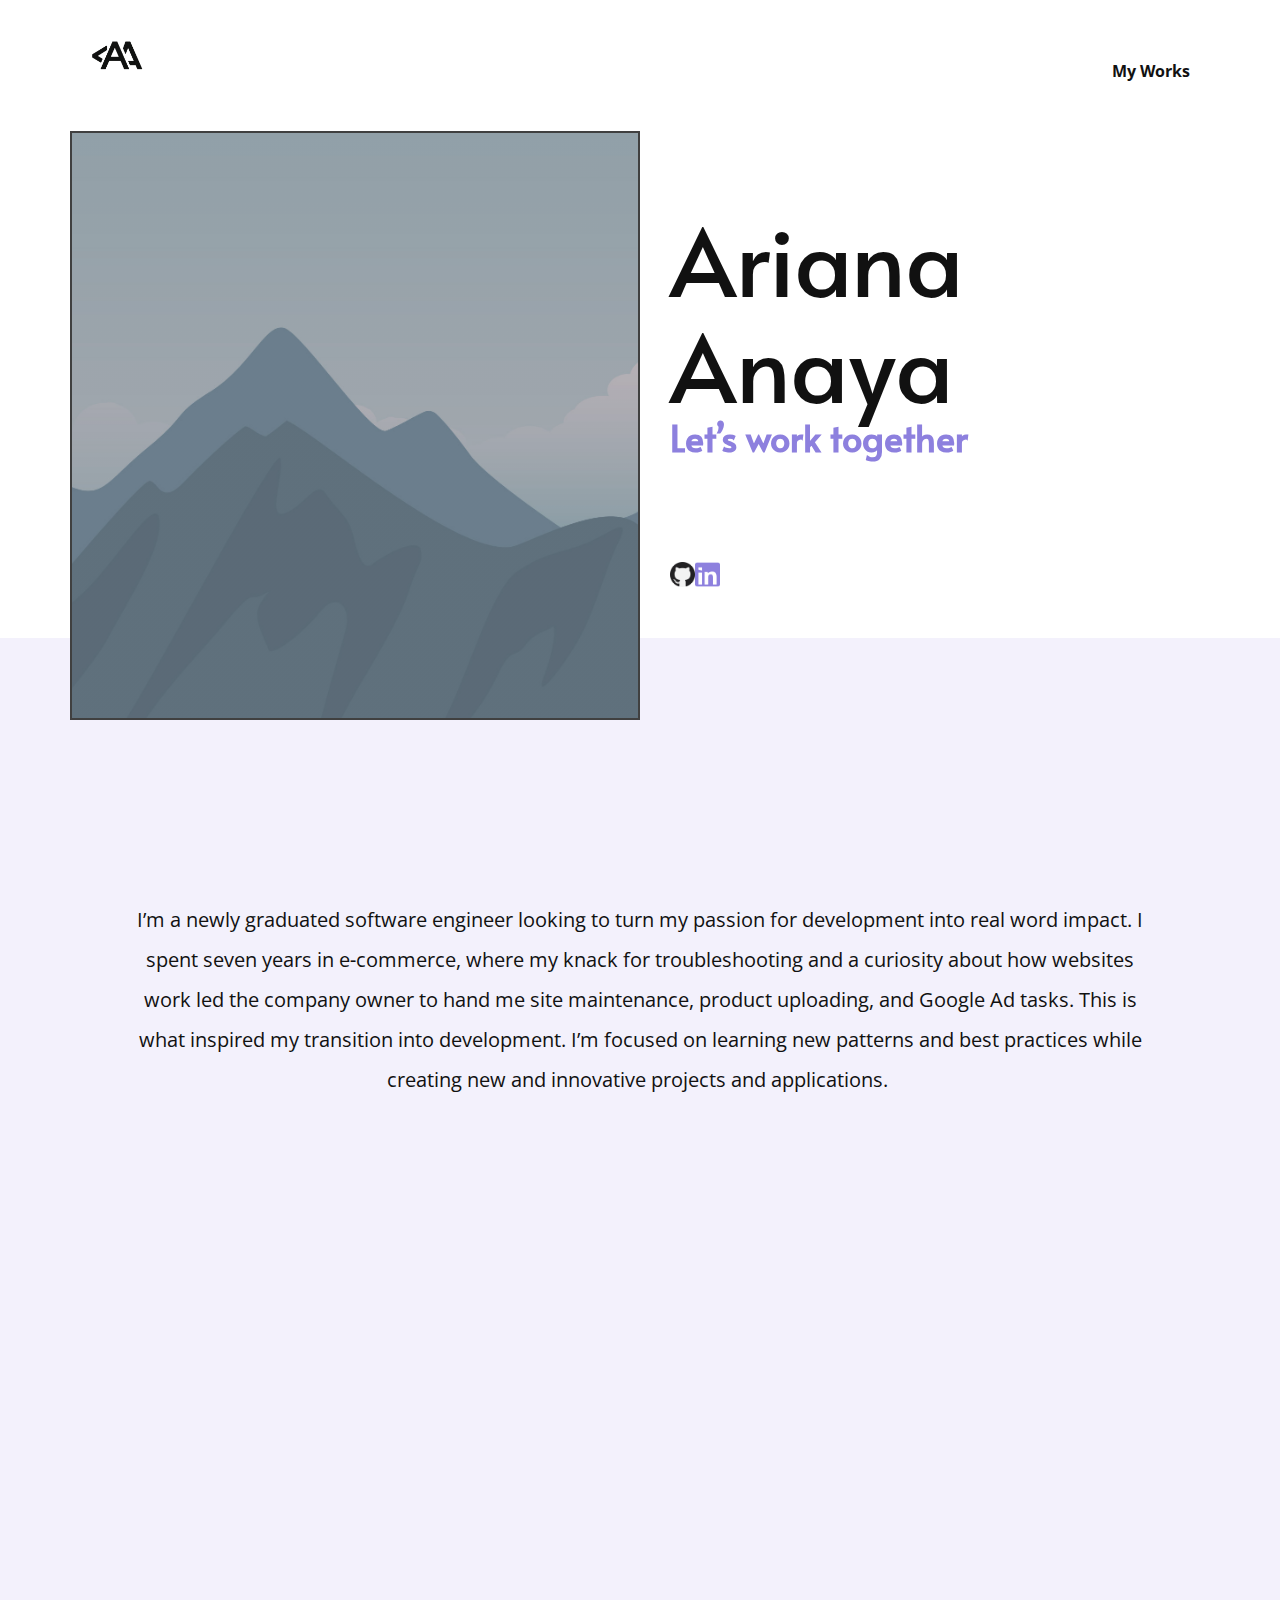
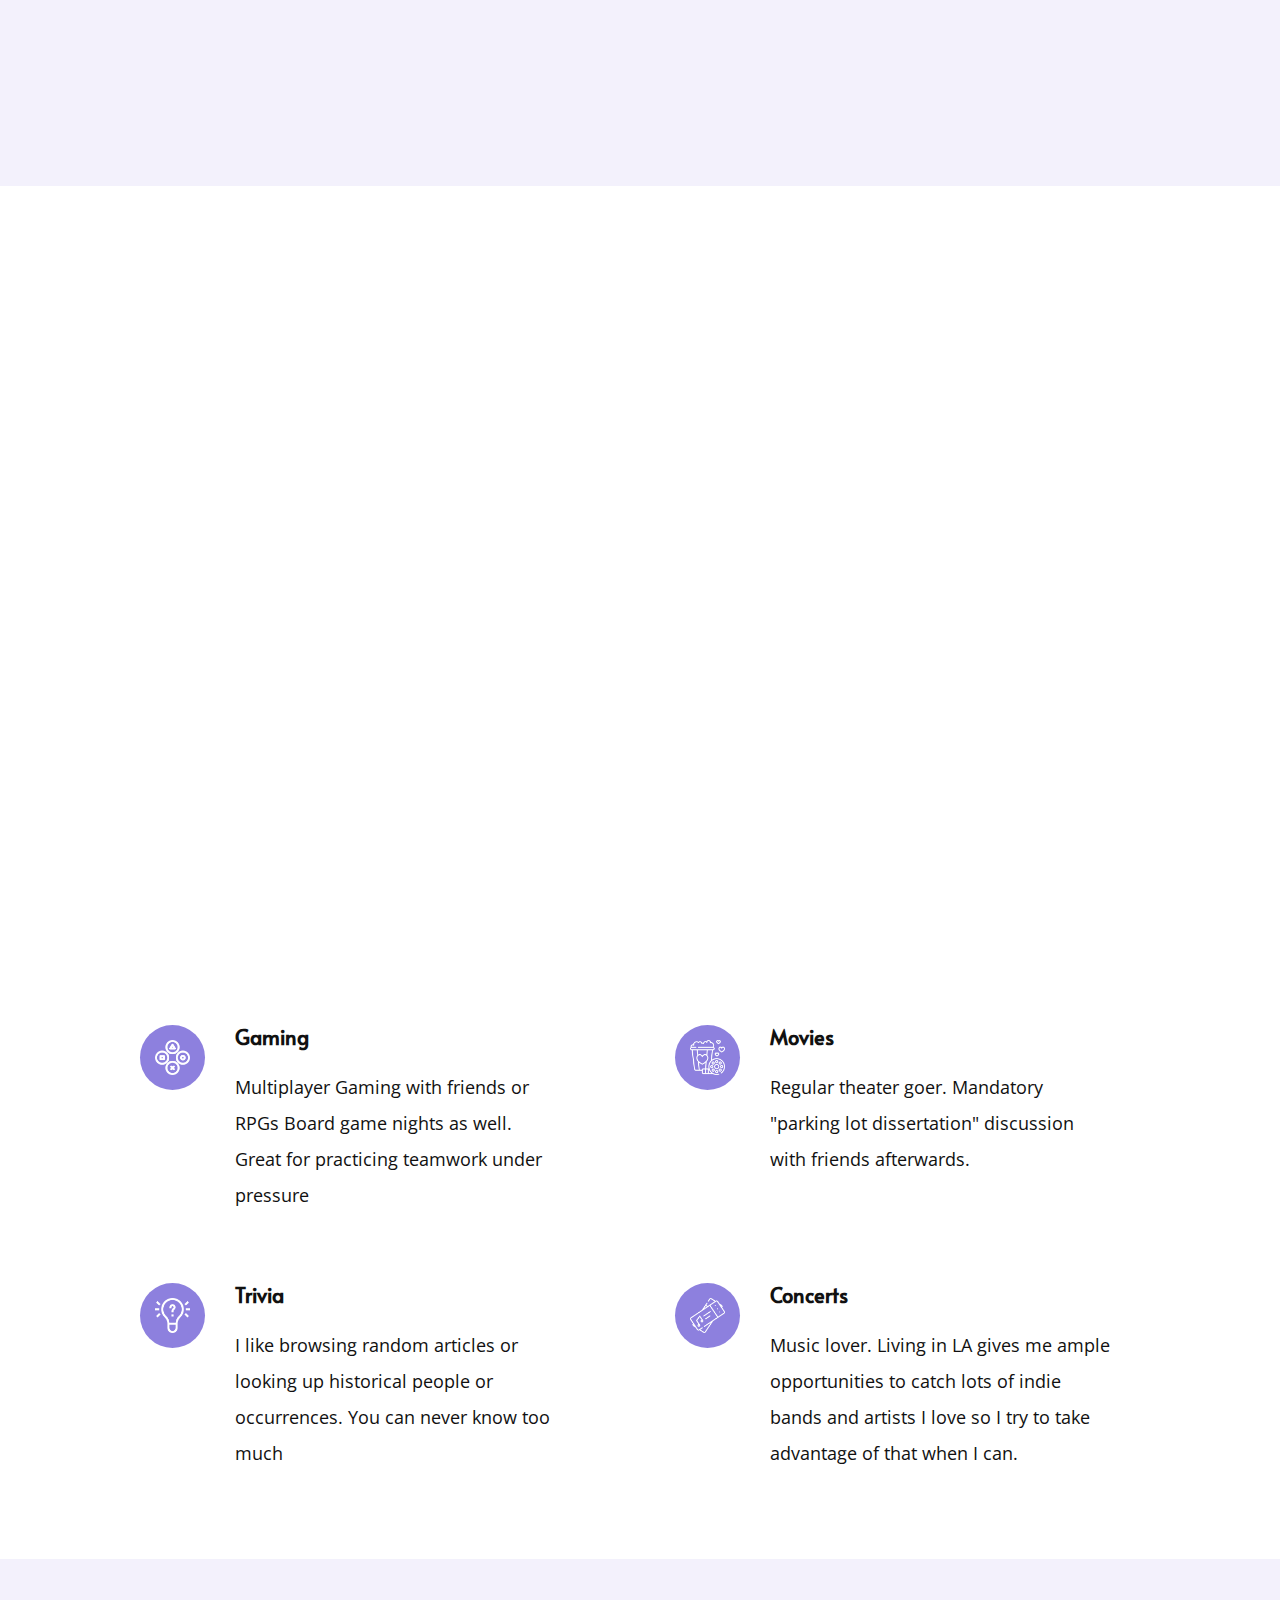
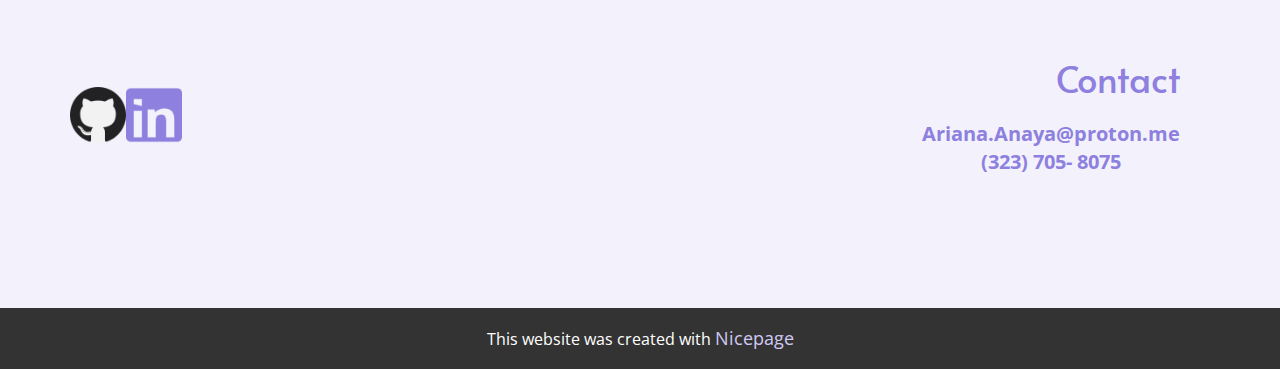
<file: index.html>
<!DOCTYPE html>
<html style="font-size: 16px;" lang="en"><head>
    <meta name="viewport" content="width=device-width, initial-scale=1.0">
    <meta charset="utf-8">
    <meta name="keywords" content="​I’m
Marshall 
welcome to my portfolio">
    <meta name="description" content="">
    <title>Ariana Anaya Portfolio Site</title>
    <link rel="stylesheet" href="nicepage.css" media="screen">
<link rel="stylesheet" href="index.css" media="screen">
    <script class="u-script" type="text/javascript" src="jquery.js" defer=""></script>
    <script class="u-script" type="text/javascript" src="nicepage.js" defer=""></script>
    <meta name="generator" content="Nicepage 7.12.16, nicepage.com">
    <meta name="referrer" content="origin">
    
    
    
    
    
    
    <link id="u-page-google-font" rel="stylesheet" href="https://fonts.googleapis.com/css2?display=swap&amp;family=Open+Sans:ital,wght@0,300;0,400;0,500;0,600;0,700;0,800;1,300;1,400;1,500;1,600;1,700;1,800&amp;family=Alata:wght@400">
    <script type="application/ld+json">{
		"@context": "http://schema.org",
		"@type": "Organization",
		"name": "",
		"logo": "images/ChatGPTImageAug27202512_13_27PM.png",
		"sameAs": [
				"https://github.com/Ariana-Anaya",
				"https://www.linkedin.com/in/ariana-anaya1/"
		]
}</script>
    <meta name="theme-color" content="#8d80de">
    <meta property="og:title" content="Ariana Anaya Portfolio Site">
    <meta property="og:type" content="website">
  <meta data-intl-tel-input-cdn-path="intlTelInput/"></head>
  <body data-home-page="https://website6557663.nicepage.io/Ariana-Anaya-Portfolio-Site.html?version=d286ed8b-427c-a2a1-79d8-7668bc1d9537" data-home-page-title="Ariana Anaya Portfolio Site" data-path-to-root="./" data-include-products="false" class="u-body u-clearfix u-xl-mode" data-lang="en"><header class="u-clearfix u-header u-header" id="sec-d472"><div class="u-clearfix u-sheet u-valign-middle u-sheet-1">
        <a href="#" class="u-image u-logo u-image-1" data-image-width="1536" data-image-height="1024">
          <img src="images/ChatGPTImageAug27202512_13_27PM.png" class="u-logo-image u-logo-image-1">
        </a>
        <nav class="u-menu u-menu-one-level u-offcanvas u-menu-1" role="navigation" aria-label="Menu navigation">
          <div class="menu-collapse" style="font-size: 1rem; letter-spacing: 0px; font-weight: 700;">
            <a class="u-button-style u-custom-left-right-menu-spacing u-custom-padding-bottom u-custom-text-hover-color u-custom-top-bottom-menu-spacing u-hamburger-link u-nav-link u-text-active-palette-1-base u-text-hover-palette-2-base" href="#" tabindex="-1" aria-label="Open menu" aria-controls="5fca">
              <svg class="u-svg-link" viewBox="0 0 24 24"><use xlink:href="#menu-hamburger"></use></svg>
              <svg class="u-svg-content" version="1.1" id="menu-hamburger" viewBox="0 0 16 16" x="0px" y="0px" xmlns:xlink="http://www.w3.org/1999/xlink" xmlns="http://www.w3.org/2000/svg"><g><rect y="1" width="16" height="2"></rect><rect y="7" width="16" height="2"></rect><rect y="13" width="16" height="2"></rect>
</g></svg>
            </a>
          </div>
          <div class="u-custom-menu u-nav-container">
            <ul class="u-nav u-unstyled u-nav-1" role="menubar"><li role="none" class="u-nav-item"><a tabindex="-1" role="menuitem" class="u-button-style u-nav-link u-text-active-palette-1-base u-text-hover-palette-1-base" aria-haspopup="true" style="padding: 10px 20px;">My Works</a>
</li></ul>
          </div>
          <div class="u-custom-menu u-nav-container-collapse" id="5fca" role="region" aria-label="Menu panel">
            <div class="u-black u-container-style u-inner-container-layout u-opacity u-opacity-95 u-sidenav">
              <div class="u-inner-container-layout u-sidenav-overflow">
                <div class="u-menu-close" tabindex="-1" aria-label="Close menu"></div>
                <ul class="u-align-center u-nav u-popupmenu-items u-unstyled u-nav-2" role="menubar"><li role="none" class="u-nav-item"><a tabindex="-1" role="menuitem" class="u-button-style u-nav-link" aria-haspopup="true">My Works</a>
</li></ul>
              </div>
            </div>
            <div class="u-black u-menu-overlay u-opacity u-opacity-70"></div>
          </div>
        </nav>
      </div></header>
    <section class="u-clearfix u-palette-1-light-3 u-section-1" id="sec-1163">
      <div class="u-expanded-width u-shape u-shape-rectangle u-white u-shape-1" data-animation-name="flipIn" data-animation-duration="1000" data-animation-delay="0" data-animation-direction="X"></div>
      <div class="custom-expanded data-layout-selected u-clearfix u-layout-wrap u-layout-wrap-1">
        <div class="u-layout">
          <div class="u-layout-row">
            <div class="u-container-style u-image u-layout-cell u-shading u-size-30-lg u-size-30-xl u-size-60-md u-size-60-sm u-size-60-xs u-image-1">
              <div class="u-border-2 u-border-grey-75 u-container-layout u-valign-bottom-lg u-valign-top-md u-valign-top-sm u-valign-top-xs u-container-layout-1"></div>
            </div>
            <div class="u-container-align-left u-container-style u-layout-cell u-size-30-lg u-size-30-xl u-size-60-md u-size-60-sm u-size-60-xs u-layout-cell-2" data-animation-name="customAnimationIn" data-animation-duration="1500" data-animation-delay="500">
              <div class="u-container-layout u-valign-top-lg u-valign-top-md u-valign-top-sm u-container-layout-2">
                <h1 class="u-align-left u-text u-text-1">Ariana Anaya</h1>
                <h3 class="u-align-left u-text u-text-palette-1-base u-text-2"> Let’s work together</h3>
                <div class="u-social-icons u-social-icons-1">
                  <a class="u-social-url" title="twitter" target="_blank" href="https://github.com/Ariana-Anaya"><span class="u-file-icon u-icon u-social-icon u-social-twitter u-icon-1"><img src="images/919847.png" alt=""></span>
                  </a>
                  <a class="u-social-url" title="instagram" target="_blank" href="https://www.linkedin.com/in/ariana-anaya1/"><span class="u-file-icon u-icon u-social-icon u-social-instagram u-text-palette-1-base u-icon-2"><img src="images/618-ce948a41.png" alt=""></span>
                  </a>
                </div>
              </div>
            </div>
          </div>
        </div>
      </div>
      <h2 class="u-align-center u-text u-text-default u-text-3" data-animation-name="customAnimationIn" data-animation-duration="1500" data-animation-delay="500">About Me</h2>
      <p class="u-align-center u-text u-text-4"> I’m a newly graduated software engineer looking to turn my passion for development into real word impact. I spent seven years in e‑commerce, where my knack for troubleshooting and a curiosity about how websites work led the company owner to hand me site maintenance, product uploading, and Google Ad tasks. This is what inspired my transition into development. I’m focused on learning new patterns​ and best practices while creating new and innovative projects and applications.&nbsp;</p>
    </section>
    <section class="u-align-center u-clearfix u-container-align-center u-palette-1-light-3 u-section-2" id="carousel_7a9f">
      
      
      
      
      
      
      
      
      
      
      <div class="u-clearfix u-sheet u-valign-middle-lg u-valign-middle-md u-valign-middle-sm u-sheet-1">
        <h2 class="u-align-center u-text u-text-body-color u-text-default u-text-1" data-animation-name="customAnimationIn" data-animation-duration="1500" data-animation-delay="500"> My Works Skills</h2>
        <div class="u-align-center u-expanded-width u-list u-list-1">
          <div class="u-repeater u-repeater-1">
            <div class="u-align-center u-container-align-center u-container-style u-list-item u-palette-1-base u-radius u-repeater-item u-shape-round u-video-cover u-list-item-1" data-animation-direction="Up" data-animation-name="customAnimationIn" data-animation-duration="1500">
              <div class="u-container-layout u-similar-container u-valign-top-lg u-valign-top-md u-valign-top-sm u-valign-top-xs u-container-layout-1"><span class="u-align-center u-file-icon u-icon u-text-white u-icon-1" data-animation-name="" data-animation-duration="0" data-animation-delay="0" data-animation-direction=""><img src="images/1492-a41234d1.png" alt=""></span>
                <h4 class="u-align-center u-text u-text-default u-text-2">Javascript </h4>
              </div>
            </div>
            <div class="u-align-center u-container-align-center u-container-style u-list-item u-palette-1-base u-radius u-repeater-item u-shape-round u-video-cover u-list-item-2" data-animation-name="customAnimationIn" data-animation-duration="1500">
              <div class="u-container-layout u-similar-container u-valign-top-lg u-valign-top-md u-valign-top-sm u-valign-top-xs u-container-layout-2"><span class="u-align-center u-file-icon u-icon u-text-white u-icon-2" data-animation-name="" data-animation-duration="0" data-animation-delay="0" data-animation-direction=""><img src="images/1822920-7f8772d9.png" alt=""></span>
                <h4 class="u-align-center u-text u-text-default u-text-3">Python</h4>
              </div>
            </div>
            <div class="u-align-center u-container-align-center u-container-style u-list-item u-palette-1-base u-radius u-repeater-item u-shape-round u-video-cover u-list-item-3" data-animation-direction="Up" data-animation-name="customAnimationIn" data-animation-duration="1500">
              <div class="u-container-layout u-similar-container u-valign-top-lg u-valign-top-md u-valign-top-sm u-valign-top-xs u-container-layout-3"><span class="u-align-center u-file-icon u-icon u-icon-3" data-animation-name="" data-animation-duration="0" data-animation-delay="0" data-animation-direction=""><img src="images/react_white.png" alt=""></span>
                <h4 class="u-align-center u-text u-text-default u-text-4"> React.js</h4>
              </div>
            </div>
            <div class="u-align-center u-container-align-center u-container-style u-list-item u-palette-1-base u-radius u-repeater-item u-shape-round u-video-cover u-list-item-4" data-animation-direction="Up" data-animation-name="customAnimationIn" data-animation-duration="1500">
              <div class="u-container-layout u-similar-container u-valign-top-lg u-valign-top-md u-valign-top-sm u-valign-top-xs u-container-layout-4"><span class="u-align-center u-file-icon u-icon u-icon-4" data-animation-name="" data-animation-duration="0" data-animation-delay="0" data-animation-direction=""><img src="images/html_white.png" alt=""></span>
                <h4 class="u-align-center u-text u-text-default u-text-5"> HTML</h4>
              </div>
            </div>
            <div class="u-align-center u-container-align-center u-container-style u-list-item u-palette-1-base u-radius u-repeater-item u-shape-round u-video-cover u-list-item-5" data-animation-direction="Up" data-animation-name="customAnimationIn" data-animation-duration="1500">
              <div class="u-container-layout u-similar-container u-valign-top-lg u-valign-top-md u-valign-top-sm u-valign-top-xs u-container-layout-5"><span class="u-align-center u-file-icon u-icon u-text-white u-icon-5" data-animation-name="" data-animation-duration="0" data-animation-delay="0" data-animation-direction=""><img src="images/29165-a7d74801.png" alt=""></span>
                <h4 class="u-align-center u-text u-text-default u-text-6"> SQL</h4>
              </div>
            </div>
            <div class="u-align-center u-container-align-center u-container-style u-list-item u-palette-1-base u-radius u-repeater-item u-shape-round u-video-cover u-list-item-6" data-animation-direction="Up" data-animation-name="customAnimationIn" data-animation-duration="1500">
              <div class="u-container-layout u-similar-container u-valign-top-lg u-valign-top-md u-valign-top-sm u-valign-top-xs u-container-layout-6"><span class="u-align-center u-file-icon u-icon u-text-white u-icon-6" data-animation-name="" data-animation-duration="0" data-animation-delay="0" data-animation-direction=""><img src="images/74962-34d059fc.png" alt=""></span>
                <h4 class="u-align-center u-text u-text-default u-text-7">Express</h4>
              </div>
            </div>
            <div class="u-align-center u-container-align-center u-container-style u-list-item u-palette-1-base u-radius u-repeater-item u-shape-round u-video-cover u-list-item-7" data-animation-direction="Up" data-animation-name="customAnimationIn" data-animation-duration="1500">
              <div class="u-container-layout u-similar-container u-valign-top-lg u-valign-top-md u-valign-top-sm u-valign-top-xs u-container-layout-7"><span class="u-align-center u-file-icon u-icon u-text-white u-icon-7" data-animation-name="" data-animation-duration="0" data-animation-delay="0" data-animation-direction=""><img src="images/5942683-2a0fc9aa.png" alt=""></span>
                <h4 class="u-align-center u-text u-text-default u-text-8">Redux</h4>
              </div>
            </div>
            <div class="u-align-center u-container-align-center u-container-style u-list-item u-palette-1-base u-radius u-repeater-item u-shape-round u-video-cover u-list-item-8" data-animation-direction="Up" data-animation-name="customAnimationIn" data-animation-duration="1500">
              <div class="u-container-layout u-similar-container u-valign-top-lg u-valign-top-md u-valign-top-sm u-valign-top-xs u-container-layout-8"><span class="u-align-center u-file-icon u-icon u-text-white u-icon-8" data-animation-name="" data-animation-duration="0" data-animation-delay="0" data-animation-direction=""><img src="images/9817023-c99dbecd.png" alt=""></span>
                <h4 class="u-align-center u-text u-text-default u-text-9"> Sequelize</h4>
              </div>
            </div>
          </div>
        </div>
      </div>
    </section>
    <section class="u-clearfix u-section-3" id="carousel_733a">
      <div class="u-clearfix u-sheet u-valign-bottom-md u-sheet-1">
        <h2 class="u-align-center u-text u-text-default u-text-1" data-animation-name="customAnimationIn" data-animation-duration="1500" data-animation-delay="0"> My Works</h2>
        <div class="u-expanded-width u-list u-list-1">
          <div class="u-repeater u-repeater-1">
            <div class="u-container-style u-list-item u-palette-1-base u-radius u-repeater-item u-shape-round u-list-item-1" data-animation-name="flipIn" data-animation-duration="1500" data-animation-direction="X" data-animation-delay="500">
              <div class="u-container-layout u-similar-container u-container-layout-1">
                <img class="u-image u-image-round u-radius u-image-1" src="images/Screenshot2025-08-30at12.48.08PM.png" alt="" data-image-width="2242" data-image-height="1220">
                <h6 class="u-align-left u-text u-text-2">&nbsp; &nbsp;​Web App</h6>
                <h4 class="u-align-left u-text u-text-3">&nbsp; SongScribe </h4>
              </div>
            </div>
            <div class="u-container-style u-list-item u-palette-1-base u-radius u-repeater-item u-shape-round u-list-item-2" data-animation-name="flipIn" data-animation-duration="1500" data-animation-direction="X" data-animation-delay="500">
              <div class="u-container-layout u-similar-container u-container-layout-2">
                <img class="u-image u-image-round u-radius u-image-2" src="images/Screenshot2025-05-19at10.28.05PM.png" alt="" data-image-width="2638" data-image-height="1208">
                <h6 class="u-align-left u-text u-text-4">&nbsp; &nbsp;​Flask App</h6>
                <h4 class="u-align-left u-text u-text-5">&nbsp; YelpClone </h4>
              </div>
            </div>
            <div class="u-container-style u-list-item u-palette-1-base u-radius u-repeater-item u-shape-round u-list-item-3" data-animation-name="flipIn" data-animation-duration="1500" data-animation-direction="X" data-animation-delay="500">
              <div class="u-container-layout u-similar-container u-container-layout-3">
                <img class="u-image u-image-round u-radius u-image-3" src="images/Screenshot2025-08-30at12.43.47PM.png" alt="" data-image-width="2280" data-image-height="1250">
                <h6 class="u-align-left u-text u-text-6">&nbsp; &nbsp;React </h6>
                <h4 class="u-align-left u-text u-text-7">&nbsp; AirBnb Clone</h4>
              </div>
            </div>
          </div>
        </div>
      </div>
    </section>
    <section class="u-align-center u-clearfix u-container-align-center-lg u-container-align-center-md u-container-align-center-sm u-container-align-center-xl u-section-4" id="block-1">
      <div class="u-clearfix u-sheet u-valign-bottom-md u-valign-middle-lg u-valign-middle-sm u-sheet-1">
        <h2 class="u-align-center u-text u-text-default u-text-1" data-animation-name="customAnimationIn" data-animation-duration="1500" data-animation-delay="500">Hobbies</h2>
        <div class="u-expanded-width-md u-expanded-width-sm u-expanded-width-xs u-list u-list-1">
          <div class="u-repeater u-repeater-1">
            <div class="u-container-align-left-lg u-container-align-left-md u-container-align-left-xl u-container-style u-list-item u-repeater-item">
              <div class="u-container-layout u-similar-container u-valign-top-lg u-valign-top-md u-valign-top-xl u-container-layout-1"><span class="u-align-left u-file-icon u-icon u-icon-circle u-palette-1-base u-text-white u-icon-1"><img src="images/1030252-f3e8b103.png" alt=""></span>
                <div class="custom-expanded u-container-align-left u-container-style u-group u-group-1">
                  <div class="u-container-layout u-valign-top u-container-layout-2">
                    <h5 class="u-align-left u-text u-text-2">Gaming</h5>
                    <p class="u-align-left u-text u-text-3">Multiplayer Gaming with friends or RPGs Board game nights as well.<br>Great for practicing teamwork under pressure 
                    </p>
                  </div>
                </div>
              </div>
            </div>
            <div class="u-container-align-left-lg u-container-align-left-md u-container-align-left-xl u-container-style u-list-item u-repeater-item">
              <div class="u-container-layout u-similar-container u-valign-top-lg u-valign-top-md u-valign-top-xl u-container-layout-3"><span class="u-align-left u-file-icon u-icon u-icon-circle u-palette-1-base u-text-white u-icon-2"><img src="images/3507076-31bb0399.png" alt=""></span>
                <div class="custom-expanded u-container-style u-group u-video-cover u-group-2">
                  <div class="u-container-layout u-valign-top u-container-layout-4">
                    <h5 class="u-align-left u-text u-text-default u-text-4">Movies</h5>
                    <p class="u-align-left u-text u-text-default u-text-5">Regular theater goer. Mandatory "parking lot dissertation" discussion with friends afterwards.</p>
                  </div>
                </div>
              </div>
            </div>
            <div class="u-container-align-left-lg u-container-align-left-md u-container-align-left-xl u-container-style u-list-item u-repeater-item">
              <div class="u-container-layout u-similar-container u-valign-top-lg u-valign-top-md u-valign-top-xl u-container-layout-5"><span class="u-align-left u-file-icon u-icon u-icon-circle u-palette-1-base u-text-white u-icon-3"><img src="images/3261259-2a0b0fc0.png" alt=""></span>
                <div class="custom-expanded u-container-style u-group u-video-cover u-group-3">
                  <div class="u-container-layout u-valign-top u-container-layout-6">
                    <h5 class="u-align-left u-text u-text-default u-text-6">Trivia</h5>
                    <p class="u-align-left u-text u-text-default u-text-7">I like browsing random articles or looking up historical people or ​occurrences. You can never know too much</p>
                  </div>
                </div>
              </div>
            </div>
            <div class="u-container-align-left-lg u-container-align-left-md u-container-align-left-xl u-container-style u-list-item u-repeater-item">
              <div class="u-container-layout u-similar-container u-valign-top-lg u-valign-top-md u-valign-top-xl u-container-layout-7"><span class="u-align-left u-file-icon u-icon u-icon-circle u-palette-1-base u-text-white u-icon-4"><img src="images/1598814-aa468be0.png" alt=""></span>
                <div class="custom-expanded u-container-style u-group u-video-cover u-group-4">
                  <div class="u-container-layout u-valign-top u-container-layout-8">
                    <h5 class="u-align-left u-text u-text-default u-text-8">Concerts</h5>
                    <p class="u-align-left u-text u-text-default u-text-9">Music lover. Living in LA gives me ample opportunities to catch lots of indie bands and artists I love so I try to take advantage of that when I can. </p>
                  </div>
                </div>
              </div>
            </div>
          </div>
        </div>
      </div>
    </section>
    
    
    
    <footer class="u-align-center u-clearfix u-container-align-center u-footer u-palette-1-light-3 u-footer" id="sec-fb34"><div class="u-clearfix u-sheet u-valign-middle-lg u-valign-middle-sm u-valign-middle-xs u-sheet-1">
        <div class="data-layout-selected u-clearfix u-expanded-width u-layout-wrap u-layout-wrap-1">
          <div class="u-layout">
            <div class="u-layout-row">
              <div class="u-container-style u-layout-cell u-size-26 u-layout-cell-1">
                <div class="u-container-layout u-valign-top-lg u-valign-top-md u-valign-top-sm u-valign-top-xs u-container-layout-1">
                  <div class="u-social-icons u-social-icons-1">
                    <a class="u-social-url" title="twitter" target="_blank" href="https://github.com/Ariana-Anaya"><span class="u-file-icon u-icon u-social-icon u-social-twitter u-icon-1"><img src="images/919847.png" alt=""></span>
                    </a>
                    <a class="u-social-url" title="instagram" target="_blank" href="https://www.linkedin.com/in/ariana-anaya1/"><span class="u-file-icon u-icon u-social-icon u-social-instagram u-text-palette-1-base u-icon-2"><img src="images/618-ce948a41.png" alt=""></span>
                    </a>
                  </div>
                </div>
              </div>
              <div class="u-container-style u-layout-cell u-size-34 u-layout-cell-2">
                <div class="u-container-layout u-container-layout-2">
                  <h3 class="u-text u-text-default u-text-palette-1-base u-text-1">Contact</h3>
                  <a href="#" class="u-active-none u-border-none u-btn u-button-link u-button-style u-hover-none u-none u-text-palette-1-base u-btn-1">Ariana.Anaya@proton.me<br>(323) 705- 8075 
                  </a>
                </div>
              </div>
            </div>
          </div>
        </div>
      </div></footer>
    <section class="u-backlink u-clearfix u-grey-80"> This website was created with <a href="https://nicepage.com">Nicepage</a>
    </section>
  
</body></html>
</file>
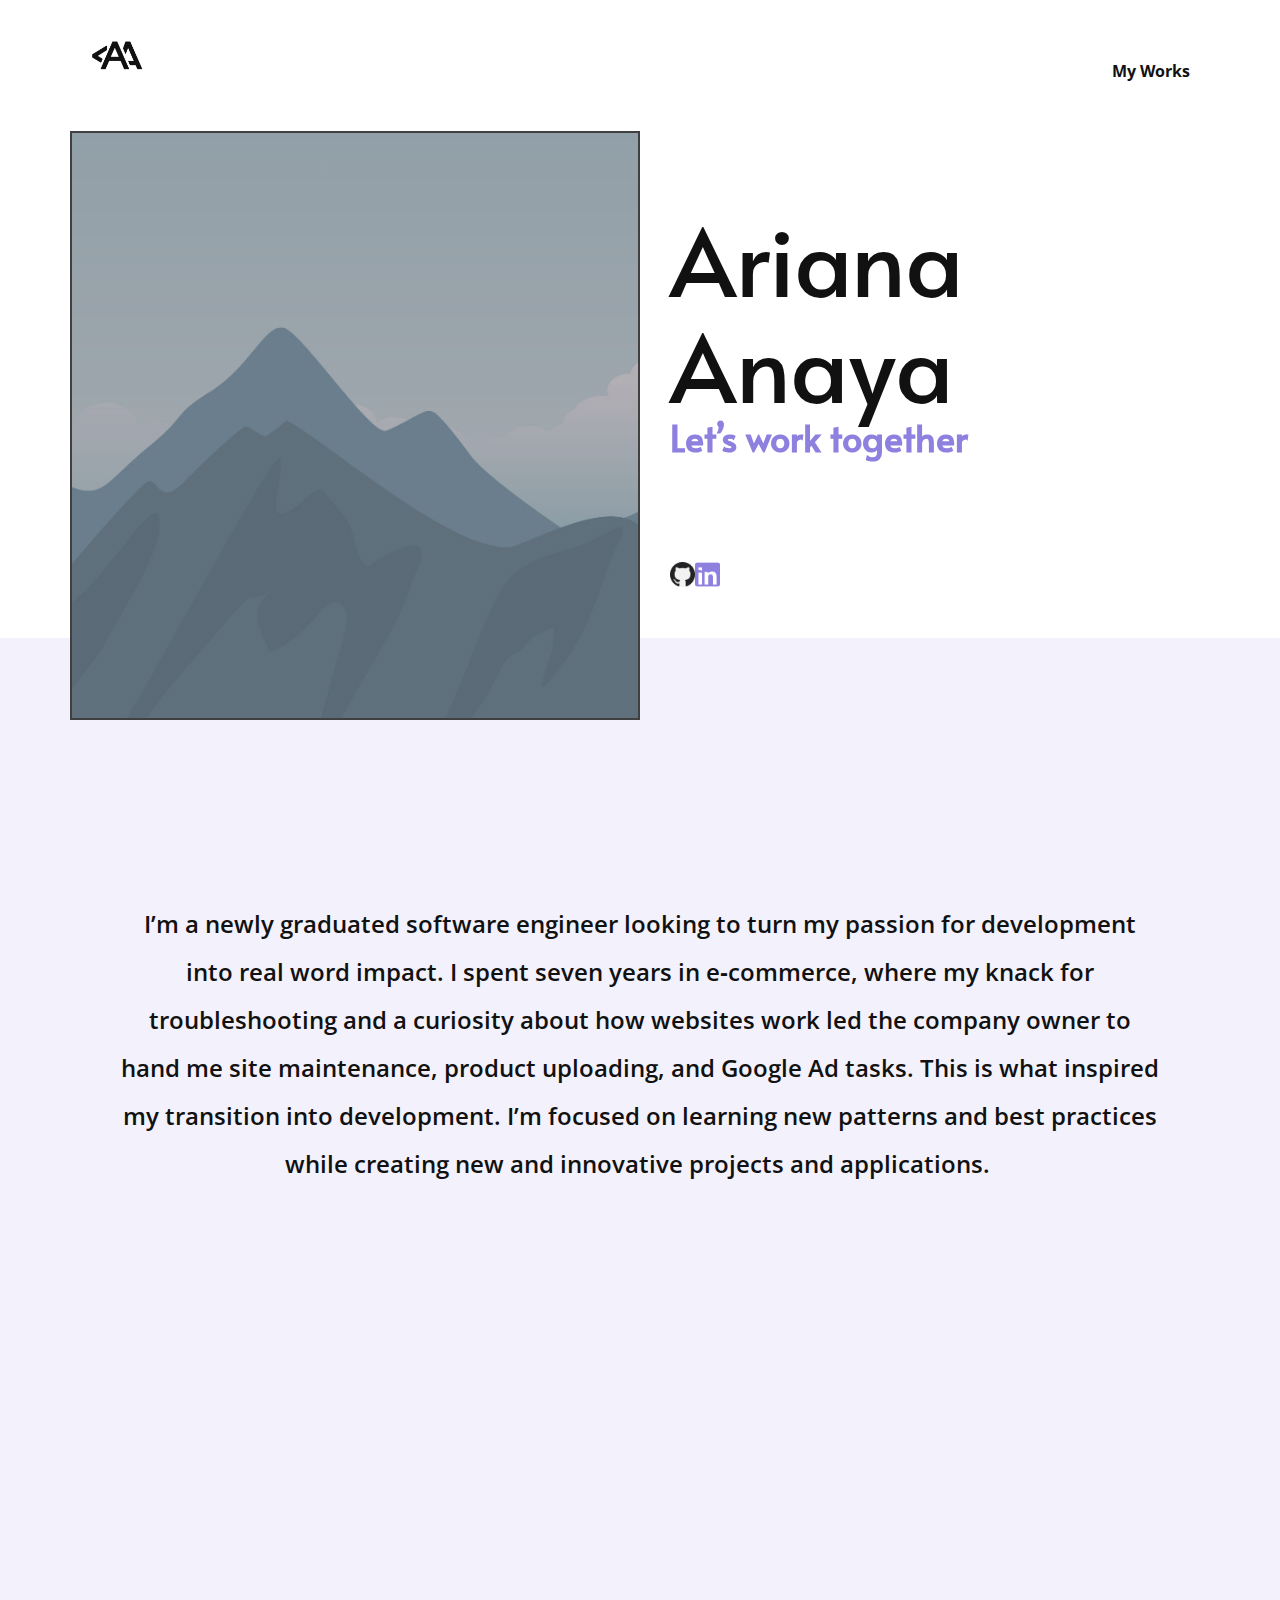
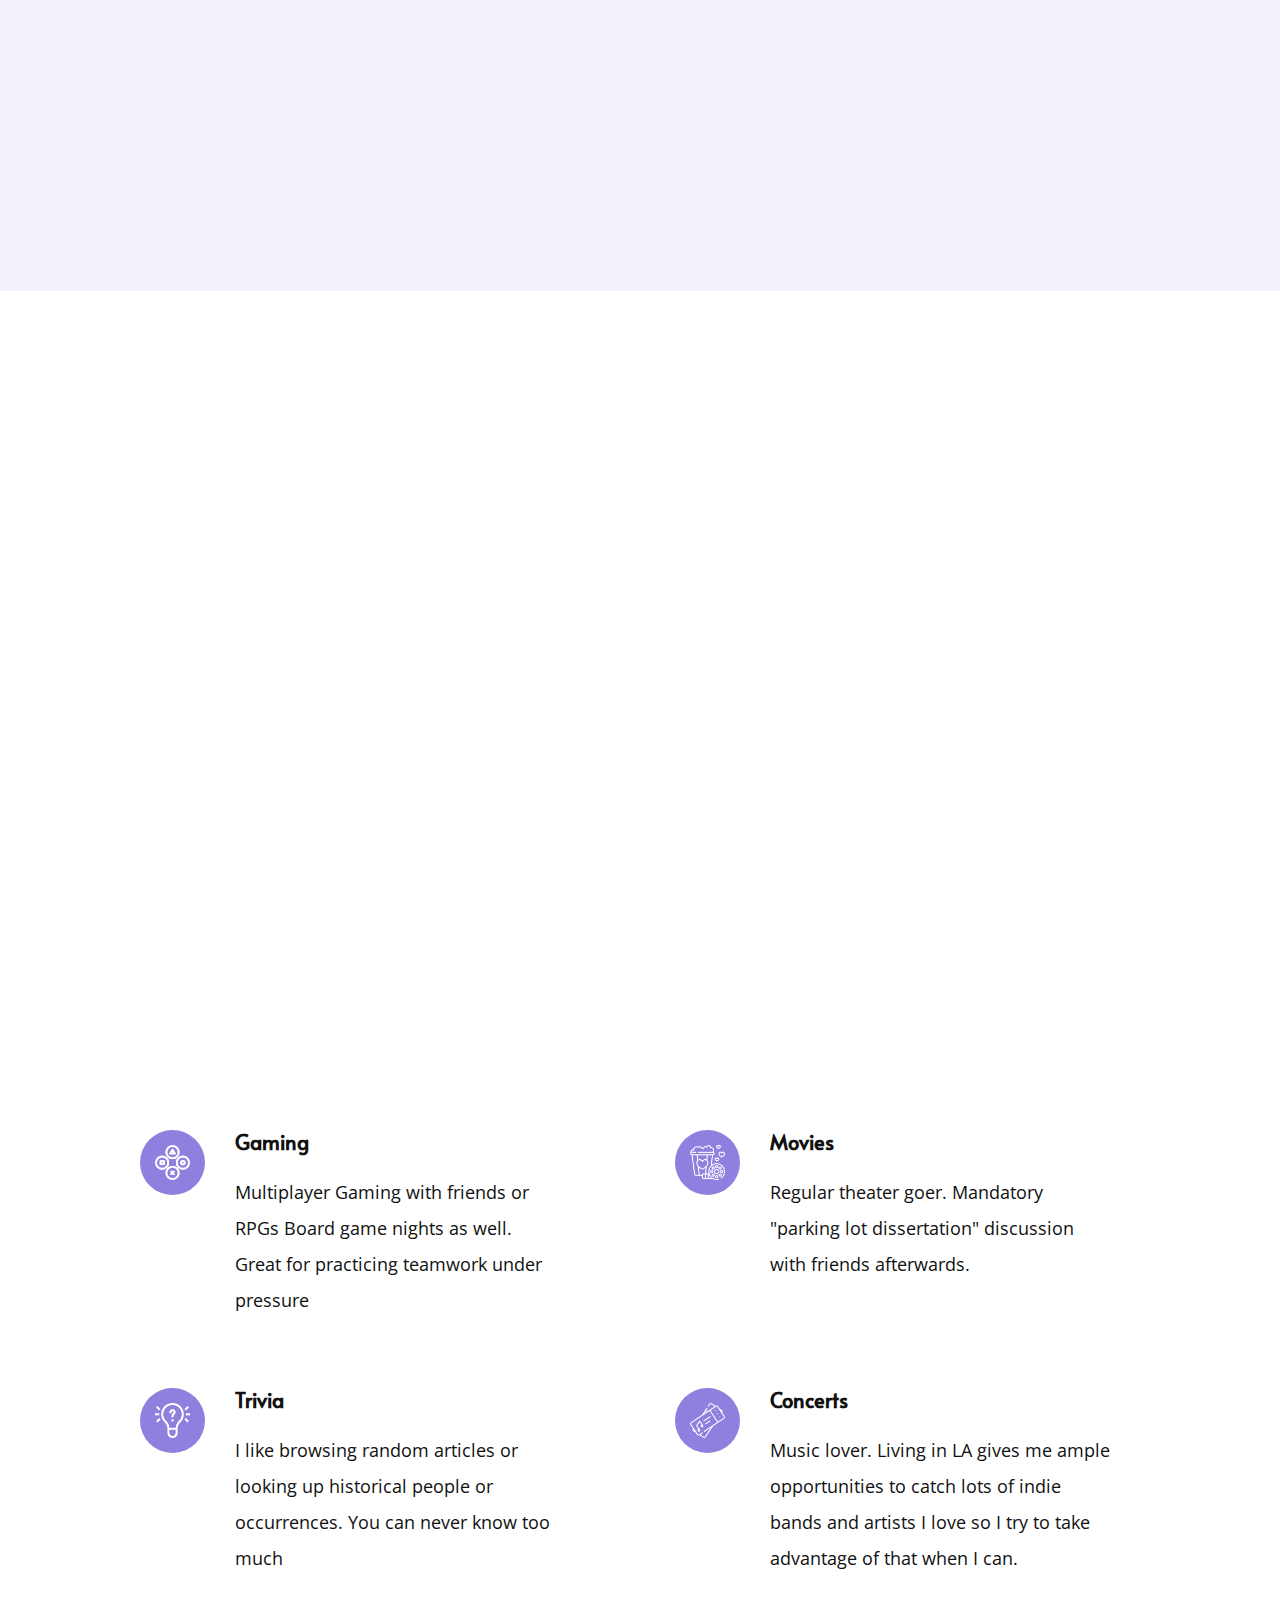
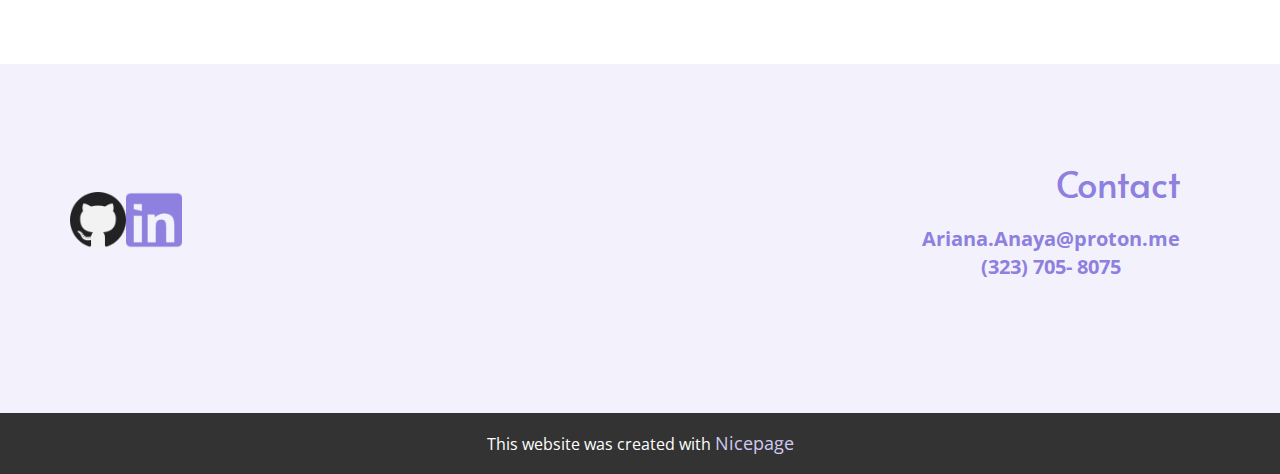
<file: WebSite6557663/index.html>
<!DOCTYPE html>
<html style="font-size: 16px;" lang="en"><head>
    <meta name="viewport" content="width=device-width, initial-scale=1.0">
    <meta charset="utf-8">
    <meta name="keywords" content="​I’m
Marshall 
welcome to my portfolio">
    <meta name="description" content="">
    <title>Ariana Anaya Portfolio Site</title>
    <link rel="stylesheet" href="nicepage.css" media="screen">
<link rel="stylesheet" href="index.css" media="screen">
    <script class="u-script" type="text/javascript" src="jquery.js" defer=""></script>
    <script class="u-script" type="text/javascript" src="nicepage.js" defer=""></script>
    <meta name="generator" content="Nicepage 7.12.16, nicepage.com">
    <meta name="referrer" content="origin">
    
    
    
    
    
    
    <link id="u-page-google-font" rel="stylesheet" href="https://fonts.googleapis.com/css2?display=swap&amp;family=Open+Sans:ital,wght@0,300;0,400;0,500;0,600;0,700;0,800;1,300;1,400;1,500;1,600;1,700;1,800&amp;family=Alata:wght@400">
    <script type="application/ld+json">{
		"@context": "http://schema.org",
		"@type": "Organization",
		"name": "",
		"logo": "images/ChatGPTImageAug27202512_13_27PM.png",
		"sameAs": [
				"https://github.com/Ariana-Anaya",
				"https://www.linkedin.com/in/ariana-anaya1/"
		]
}</script>
    <meta name="theme-color" content="#8d80de">
    <meta property="og:title" content="Ariana Anaya Portfolio Site">
    <meta property="og:type" content="website">
  <meta data-intl-tel-input-cdn-path="intlTelInput/"></head>
  <body data-home-page="https://website6557663.nicepage.io/Ariana-Anaya-Portfolio-Site.html?version=3edc26b9-6208-a836-ec17-1bae840003cb" data-home-page-title="Ariana Anaya Portfolio Site" data-path-to-root="./" data-include-products="false" class="u-body u-clearfix u-xl-mode" data-lang="en"><header class="u-clearfix u-header u-header" id="sec-d472"><div class="u-clearfix u-sheet u-valign-middle u-sheet-1">
        <a href="#" class="u-image u-logo u-image-1" data-image-width="1536" data-image-height="1024">
          <img src="images/ChatGPTImageAug27202512_13_27PM.png" class="u-logo-image u-logo-image-1">
        </a>
        <nav class="u-menu u-menu-one-level u-offcanvas u-menu-1" role="navigation" aria-label="Menu navigation">
          <div class="menu-collapse" style="font-size: 1rem; letter-spacing: 0px; font-weight: 700;">
            <a class="u-button-style u-custom-left-right-menu-spacing u-custom-padding-bottom u-custom-text-hover-color u-custom-top-bottom-menu-spacing u-hamburger-link u-nav-link u-text-active-palette-1-base u-text-hover-palette-2-base" href="#" tabindex="-1" aria-label="Open menu" aria-controls="5fca">
              <svg class="u-svg-link" viewBox="0 0 24 24"><use xlink:href="#menu-hamburger"></use></svg>
              <svg class="u-svg-content" version="1.1" id="menu-hamburger" viewBox="0 0 16 16" x="0px" y="0px" xmlns:xlink="http://www.w3.org/1999/xlink" xmlns="http://www.w3.org/2000/svg"><g><rect y="1" width="16" height="2"></rect><rect y="7" width="16" height="2"></rect><rect y="13" width="16" height="2"></rect>
</g></svg>
            </a>
          </div>
          <div class="u-custom-menu u-nav-container">
            <ul class="u-nav u-unstyled u-nav-1" role="menubar"><li role="none" class="u-nav-item"><a tabindex="-1" role="menuitem" class="u-button-style u-nav-link u-text-active-palette-1-base u-text-hover-palette-1-base" aria-haspopup="true" style="padding: 10px 20px;">My Works</a>
</li></ul>
          </div>
          <div class="u-custom-menu u-nav-container-collapse" id="5fca" role="region" aria-label="Menu panel">
            <div class="u-black u-container-style u-inner-container-layout u-opacity u-opacity-95 u-sidenav">
              <div class="u-inner-container-layout u-sidenav-overflow">
                <div class="u-menu-close" tabindex="-1" aria-label="Close menu"></div>
                <ul class="u-align-center u-nav u-popupmenu-items u-unstyled u-nav-2" role="menubar"><li role="none" class="u-nav-item"><a tabindex="-1" role="menuitem" class="u-button-style u-nav-link" aria-haspopup="true">My Works</a>
</li></ul>
              </div>
            </div>
            <div class="u-black u-menu-overlay u-opacity u-opacity-70"></div>
          </div>
        </nav>
      </div></header>
    <section class="u-clearfix u-palette-1-light-3 u-section-1" id="sec-1163">
      <div class="u-expanded-width u-shape u-shape-rectangle u-white u-shape-1" data-animation-name="flipIn" data-animation-duration="1000" data-animation-delay="0" data-animation-direction="X"></div>
      <div class="custom-expanded data-layout-selected u-clearfix u-layout-wrap u-layout-wrap-1">
        <div class="u-layout">
          <div class="u-layout-row">
            <div class="u-container-style u-image u-layout-cell u-shading u-size-30-lg u-size-30-xl u-size-60-md u-size-60-sm u-size-60-xs u-image-1">
              <div class="u-border-2 u-border-grey-75 u-container-layout u-valign-bottom-lg u-valign-top-md u-valign-top-sm u-valign-top-xs u-container-layout-1"></div>
            </div>
            <div class="u-container-align-left u-container-style u-layout-cell u-size-30-lg u-size-30-xl u-size-60-md u-size-60-sm u-size-60-xs u-layout-cell-2" data-animation-name="customAnimationIn" data-animation-duration="1500" data-animation-delay="500">
              <div class="u-container-layout u-valign-top-lg u-valign-top-md u-valign-top-sm u-valign-top-xs u-container-layout-2">
                <h1 class="u-align-left u-text u-text-1">Ariana Anaya</h1>
                <h3 class="u-align-left u-text u-text-palette-1-base u-text-2"> Let’s work together</h3>
                <div class="u-social-icons u-social-icons-1">
                  <a class="u-social-url" title="twitter" target="_blank" href="https://github.com/Ariana-Anaya"><span class="u-file-icon u-icon u-social-icon u-social-twitter u-icon-1"><img src="images/919847.png" alt=""></span>
                  </a>
                  <a class="u-social-url" title="instagram" target="_blank" href="https://www.linkedin.com/in/ariana-anaya1/"><span class="u-file-icon u-icon u-social-icon u-social-instagram u-text-palette-1-base u-icon-2"><img src="images/618-ce948a41.png" alt=""></span>
                  </a>
                </div>
              </div>
            </div>
          </div>
        </div>
      </div>
      <h2 class="u-align-center u-text u-text-default u-text-3" data-animation-name="customAnimationIn" data-animation-duration="1500" data-animation-delay="500">About Me</h2>
      <p class="u-align-center u-text u-text-4"> I’m a newly graduated software engineer looking to turn my passion for development into real word impact. I spent seven years in e‑commerce, where my knack for troubleshooting and a curiosity about how websites work led the company owner to hand me site maintenance, product uploading, and Google Ad tasks. This is what inspired my transition into development. I’m focused on learning new patterns​ and best practices while creating new and innovative projects and applications.&nbsp;</p>
    </section>
    <section class="u-align-center u-clearfix u-container-align-center u-palette-1-light-3 u-section-2" id="carousel_7a9f">
      
      
      
      
      
      
      
      
      
      
      <div class="u-clearfix u-sheet u-valign-middle-lg u-valign-middle-md u-valign-middle-sm u-valign-middle-xs u-sheet-1">
        <h2 class="u-align-center u-text u-text-body-color u-text-default u-text-1" data-animation-name="customAnimationIn" data-animation-duration="1500" data-animation-delay="500"> My Works Skills</h2>
        <div class="u-align-center u-expanded-width u-list u-list-1">
          <div class="u-repeater u-repeater-1">
            <div class="u-align-center u-container-align-center u-container-style u-list-item u-palette-1-base u-radius u-repeater-item u-shape-round u-video-cover u-list-item-1" data-animation-direction="Up" data-animation-name="customAnimationIn" data-animation-duration="1500">
              <div class="u-container-layout u-similar-container u-valign-top-lg u-valign-top-md u-valign-top-sm u-valign-top-xs u-container-layout-1"><span class="u-align-center u-file-icon u-icon u-text-white u-icon-1" data-animation-name="" data-animation-duration="0" data-animation-delay="0" data-animation-direction=""><img src="images/1492-a41234d1.png" alt=""></span>
                <h4 class="u-align-center u-text u-text-default u-text-2">Javascript </h4>
              </div>
            </div>
            <div class="u-align-center u-container-align-center u-container-style u-list-item u-palette-1-base u-radius u-repeater-item u-shape-round u-video-cover u-list-item-2" data-animation-name="customAnimationIn" data-animation-duration="1500">
              <div class="u-container-layout u-similar-container u-valign-top-lg u-valign-top-md u-valign-top-sm u-valign-top-xs u-container-layout-2"><span class="u-align-center u-file-icon u-icon u-text-white u-icon-2" data-animation-name="" data-animation-duration="0" data-animation-delay="0" data-animation-direction=""><img src="images/1822920-7f8772d9.png" alt=""></span>
                <h4 class="u-align-center u-text u-text-default u-text-3">Python</h4>
              </div>
            </div>
            <div class="u-align-center u-container-align-center u-container-style u-list-item u-palette-1-base u-radius u-repeater-item u-shape-round u-video-cover u-list-item-3" data-animation-direction="Up" data-animation-name="customAnimationIn" data-animation-duration="1500">
              <div class="u-container-layout u-similar-container u-valign-top-lg u-valign-top-md u-valign-top-sm u-valign-top-xs u-container-layout-3"><span class="u-align-center u-file-icon u-icon u-icon-3" data-animation-name="" data-animation-duration="0" data-animation-delay="0" data-animation-direction=""><img src="images/react_white.png" alt=""></span>
                <h4 class="u-align-center u-text u-text-default u-text-4"> React.js</h4>
              </div>
            </div>
            <div class="u-align-center u-container-align-center u-container-style u-list-item u-palette-1-base u-radius u-repeater-item u-shape-round u-video-cover u-list-item-4" data-animation-direction="Up" data-animation-name="customAnimationIn" data-animation-duration="1500">
              <div class="u-container-layout u-similar-container u-valign-top-lg u-valign-top-md u-valign-top-sm u-valign-top-xs u-container-layout-4"><span class="u-align-center u-file-icon u-icon u-icon-4" data-animation-name="" data-animation-duration="0" data-animation-delay="0" data-animation-direction=""><img src="images/html_white.png" alt=""></span>
                <h4 class="u-align-center u-text u-text-default u-text-5"> HTML</h4>
              </div>
            </div>
            <div class="u-align-center u-container-align-center u-container-style u-list-item u-palette-1-base u-radius u-repeater-item u-shape-round u-video-cover u-list-item-5" data-animation-direction="Up" data-animation-name="customAnimationIn" data-animation-duration="1500">
              <div class="u-container-layout u-similar-container u-valign-top-lg u-valign-top-md u-valign-top-sm u-valign-top-xs u-container-layout-5"><span class="u-align-center u-file-icon u-icon u-text-white u-icon-5" data-animation-name="" data-animation-duration="0" data-animation-delay="0" data-animation-direction=""><img src="images/29165-a7d74801.png" alt=""></span>
                <h4 class="u-align-center u-text u-text-default u-text-6"> SQL</h4>
              </div>
            </div>
            <div class="u-align-center u-container-align-center u-container-style u-list-item u-palette-1-base u-radius u-repeater-item u-shape-round u-video-cover u-list-item-6" data-animation-direction="Up" data-animation-name="customAnimationIn" data-animation-duration="1500">
              <div class="u-container-layout u-similar-container u-valign-top-lg u-valign-top-md u-valign-top-sm u-valign-top-xs u-container-layout-6"><span class="u-align-center u-file-icon u-icon u-text-white u-icon-6" data-animation-name="" data-animation-duration="0" data-animation-delay="0" data-animation-direction=""><img src="images/74962-34d059fc.png" alt=""></span>
                <h4 class="u-align-center u-text u-text-default u-text-7">Express</h4>
              </div>
            </div>
            <div class="u-align-center u-container-align-center u-container-style u-list-item u-palette-1-base u-radius u-repeater-item u-shape-round u-video-cover u-list-item-7" data-animation-direction="Up" data-animation-name="customAnimationIn" data-animation-duration="1500">
              <div class="u-container-layout u-similar-container u-valign-top-lg u-valign-top-md u-valign-top-sm u-valign-top-xs u-container-layout-7"><span class="u-align-center u-file-icon u-icon u-text-white u-icon-7" data-animation-name="" data-animation-duration="0" data-animation-delay="0" data-animation-direction=""><img src="images/5942683-2a0fc9aa.png" alt=""></span>
                <h4 class="u-align-center u-text u-text-default u-text-8">Redux</h4>
              </div>
            </div>
            <div class="u-align-center u-container-align-center u-container-style u-list-item u-palette-1-base u-radius u-repeater-item u-shape-round u-video-cover u-list-item-8" data-animation-direction="Up" data-animation-name="customAnimationIn" data-animation-duration="1500">
              <div class="u-container-layout u-similar-container u-valign-top-lg u-valign-top-md u-valign-top-sm u-valign-top-xs u-container-layout-8"><span class="u-align-center u-file-icon u-icon u-text-white u-icon-8" data-animation-name="" data-animation-duration="0" data-animation-delay="0" data-animation-direction=""><img src="images/9817023-c99dbecd.png" alt=""></span>
                <h4 class="u-align-center u-text u-text-default u-text-9"> Sequelize</h4>
              </div>
            </div>
          </div>
        </div>
      </div>
    </section>
    <section class="u-clearfix u-section-3" id="carousel_733a">
      <div class="u-clearfix u-sheet u-valign-middle-lg u-valign-middle-md u-valign-middle-sm u-valign-middle-xs u-sheet-1">
        <h2 class="u-align-center u-text u-text-default u-text-1" data-animation-name="customAnimationIn" data-animation-duration="1500" data-animation-delay="0"> My Works</h2>
        <div class="u-expanded-width u-list u-list-1">
          <div class="u-repeater u-repeater-1">
            <div class="u-container-style u-list-item u-palette-1-base u-radius u-repeater-item u-shape-round u-list-item-1" data-animation-name="flipIn" data-animation-duration="1500" data-animation-direction="X" data-animation-delay="500">
              <div class="u-container-layout u-similar-container u-valign-top-lg u-valign-top-md u-valign-top-sm u-valign-top-xs u-container-layout-1">
                <img class="u-image u-image-round u-radius u-image-1" src="images/Screenshot2025-08-30at12.48.08PM.png" alt="" data-image-width="2242" data-image-height="1220">
                <h6 class="u-align-left u-text u-text-2"> Web App</h6>
                <h4 class="u-align-left u-text u-text-3">SongScribe </h4>
              </div>
            </div>
            <div class="u-container-style u-list-item u-palette-1-base u-radius u-repeater-item u-shape-round u-list-item-2" data-animation-name="flipIn" data-animation-duration="1500" data-animation-direction="X" data-animation-delay="500">
              <div class="u-container-layout u-similar-container u-valign-top-lg u-valign-top-md u-valign-top-sm u-valign-top-xs u-container-layout-2">
                <img class="u-image u-image-round u-radius u-image-2" src="images/Screenshot2025-05-19at10.28.05PM.png" alt="" data-image-width="2638" data-image-height="1208">
                <h6 class="u-align-left u-text u-text-4"> Flask App</h6>
                <h4 class="u-align-left u-text u-text-5">YelpClone </h4>
              </div>
            </div>
            <div class="u-container-style u-list-item u-palette-1-base u-radius u-repeater-item u-shape-round u-list-item-3" data-animation-name="flipIn" data-animation-duration="1500" data-animation-direction="X" data-animation-delay="500">
              <div class="u-container-layout u-similar-container u-valign-top-lg u-valign-top-md u-valign-top-sm u-valign-top-xs u-container-layout-3">
                <img class="u-image u-image-round u-radius u-image-3" src="images/Screenshot2025-08-30at12.43.47PM.png" alt="" data-image-width="2280" data-image-height="1250">
                <h6 class="u-align-left u-text u-text-6">React </h6>
                <h4 class="u-align-left u-text u-text-7">AirBnb Clone</h4>
              </div>
            </div>
          </div>
        </div>
      </div>
    </section>
    <section class="u-align-center u-clearfix u-container-align-center u-container-align-center-md u-container-align-center-sm u-container-align-center-xs u-section-4" id="block-1">
      <div class="u-clearfix u-sheet u-valign-middle-lg u-valign-middle-md u-valign-middle-sm u-valign-middle-xs u-sheet-1">
        <h2 class="u-align-center u-text u-text-default u-text-1" data-animation-name="customAnimationIn" data-animation-duration="1500" data-animation-delay="500">Hobbies</h2>
        <div class="u-expanded-width-md u-expanded-width-sm u-expanded-width-xs u-list u-list-1">
          <div class="u-repeater u-repeater-1">
            <div class="u-container-align-left-lg u-container-align-left-md u-container-align-left-xl u-container-style u-list-item u-repeater-item">
              <div class="u-container-layout u-similar-container u-valign-top-lg u-valign-top-md u-valign-top-xl u-container-layout-1"><span class="u-align-left u-file-icon u-icon u-icon-circle u-palette-1-base u-text-white u-icon-1"><img src="images/1030252-f3e8b103.png" alt=""></span>
                <div class="custom-expanded u-container-align-left u-container-style u-group u-group-1">
                  <div class="u-container-layout u-valign-top u-container-layout-2">
                    <h5 class="u-align-left u-text u-text-2">Gaming</h5>
                    <p class="u-align-left u-text u-text-3">Multiplayer Gaming with friends or RPGs Board game nights as well.<br>Great for practicing teamwork under pressure 
                    </p>
                  </div>
                </div>
              </div>
            </div>
            <div class="u-container-align-left-lg u-container-align-left-md u-container-align-left-xl u-container-style u-list-item u-repeater-item">
              <div class="u-container-layout u-similar-container u-valign-top-lg u-valign-top-md u-valign-top-xl u-container-layout-3"><span class="u-align-left u-file-icon u-icon u-icon-circle u-palette-1-base u-text-white u-icon-2"><img src="images/3507076-31bb0399.png" alt=""></span>
                <div class="custom-expanded u-container-style u-group u-video-cover u-group-2">
                  <div class="u-container-layout u-valign-top u-container-layout-4">
                    <h5 class="u-align-left u-text u-text-default u-text-4">Movies</h5>
                    <p class="u-align-left u-text u-text-default u-text-5">Regular theater goer. Mandatory "parking lot dissertation" discussion with friends afterwards.</p>
                  </div>
                </div>
              </div>
            </div>
            <div class="u-container-align-left-lg u-container-align-left-md u-container-align-left-xl u-container-style u-list-item u-repeater-item">
              <div class="u-container-layout u-similar-container u-valign-top-lg u-valign-top-md u-valign-top-xl u-container-layout-5"><span class="u-align-left u-file-icon u-icon u-icon-circle u-palette-1-base u-text-white u-icon-3"><img src="images/3261259-2a0b0fc0.png" alt=""></span>
                <div class="custom-expanded u-container-style u-group u-video-cover u-group-3">
                  <div class="u-container-layout u-valign-top u-container-layout-6">
                    <h5 class="u-align-left u-text u-text-default u-text-6">Trivia</h5>
                    <p class="u-align-left u-text u-text-default u-text-7">I like browsing random articles or looking up historical people or ​occurrences. You can never know too much</p>
                  </div>
                </div>
              </div>
            </div>
            <div class="u-container-align-left-lg u-container-align-left-md u-container-align-left-xl u-container-style u-list-item u-repeater-item">
              <div class="u-container-layout u-similar-container u-valign-top-lg u-valign-top-md u-valign-top-xl u-container-layout-7"><span class="u-align-left u-file-icon u-icon u-icon-circle u-palette-1-base u-text-white u-icon-4"><img src="images/1598814-aa468be0.png" alt=""></span>
                <div class="custom-expanded u-container-style u-group u-video-cover u-group-4">
                  <div class="u-container-layout u-valign-top u-container-layout-8">
                    <h5 class="u-align-left u-text u-text-default u-text-8">Concerts</h5>
                    <p class="u-align-left u-text u-text-default u-text-9">Music lover. Living in LA gives me ample opportunities to catch lots of indie bands and artists I love so I try to take advantage of that when I can. </p>
                  </div>
                </div>
              </div>
            </div>
          </div>
        </div>
      </div>
    </section>
    
    
    
    <footer class="u-align-center u-clearfix u-container-align-center u-footer u-palette-1-light-3 u-footer" id="sec-fb34"><div class="u-clearfix u-sheet u-valign-middle-lg u-valign-middle-md u-valign-middle-sm u-valign-middle-xs u-sheet-1">
        <div class="data-layout-selected u-clearfix u-expanded-width u-layout-wrap u-layout-wrap-1">
          <div class="u-layout">
            <div class="u-layout-row">
              <div class="u-container-style u-layout-cell u-size-26 u-layout-cell-1">
                <div class="u-container-layout u-valign-top-lg u-valign-top-md u-valign-top-sm u-valign-top-xs u-container-layout-1">
                  <div class="u-social-icons u-social-icons-1">
                    <a class="u-social-url" title="twitter" target="_blank" href="https://github.com/Ariana-Anaya"><span class="u-file-icon u-icon u-social-icon u-social-twitter u-icon-1"><img src="images/919847.png" alt=""></span>
                    </a>
                    <a class="u-social-url" title="instagram" target="_blank" href="https://www.linkedin.com/in/ariana-anaya1/"><span class="u-file-icon u-icon u-social-icon u-social-instagram u-text-palette-1-base u-icon-2"><img src="images/618-ce948a41.png" alt=""></span>
                    </a>
                  </div>
                </div>
              </div>
              <div class="u-container-style u-layout-cell u-size-34 u-layout-cell-2">
                <div class="u-container-layout u-container-layout-2">
                  <h3 class="u-text u-text-default u-text-palette-1-base u-text-1">Contact</h3>
                  <a href="#" class="u-active-none u-border-none u-btn u-button-link u-button-style u-hover-none u-none u-text-palette-1-base u-btn-1">Ariana.Anaya@proton.me<br>(323) 705- 8075 
                  </a>
                </div>
              </div>
            </div>
          </div>
        </div>
      </div></footer>
    <section class="u-backlink u-clearfix u-grey-80"> This website was created with <a href="https://nicepage.com">Nicepage</a>
    </section>
  
</body></html>
</file>
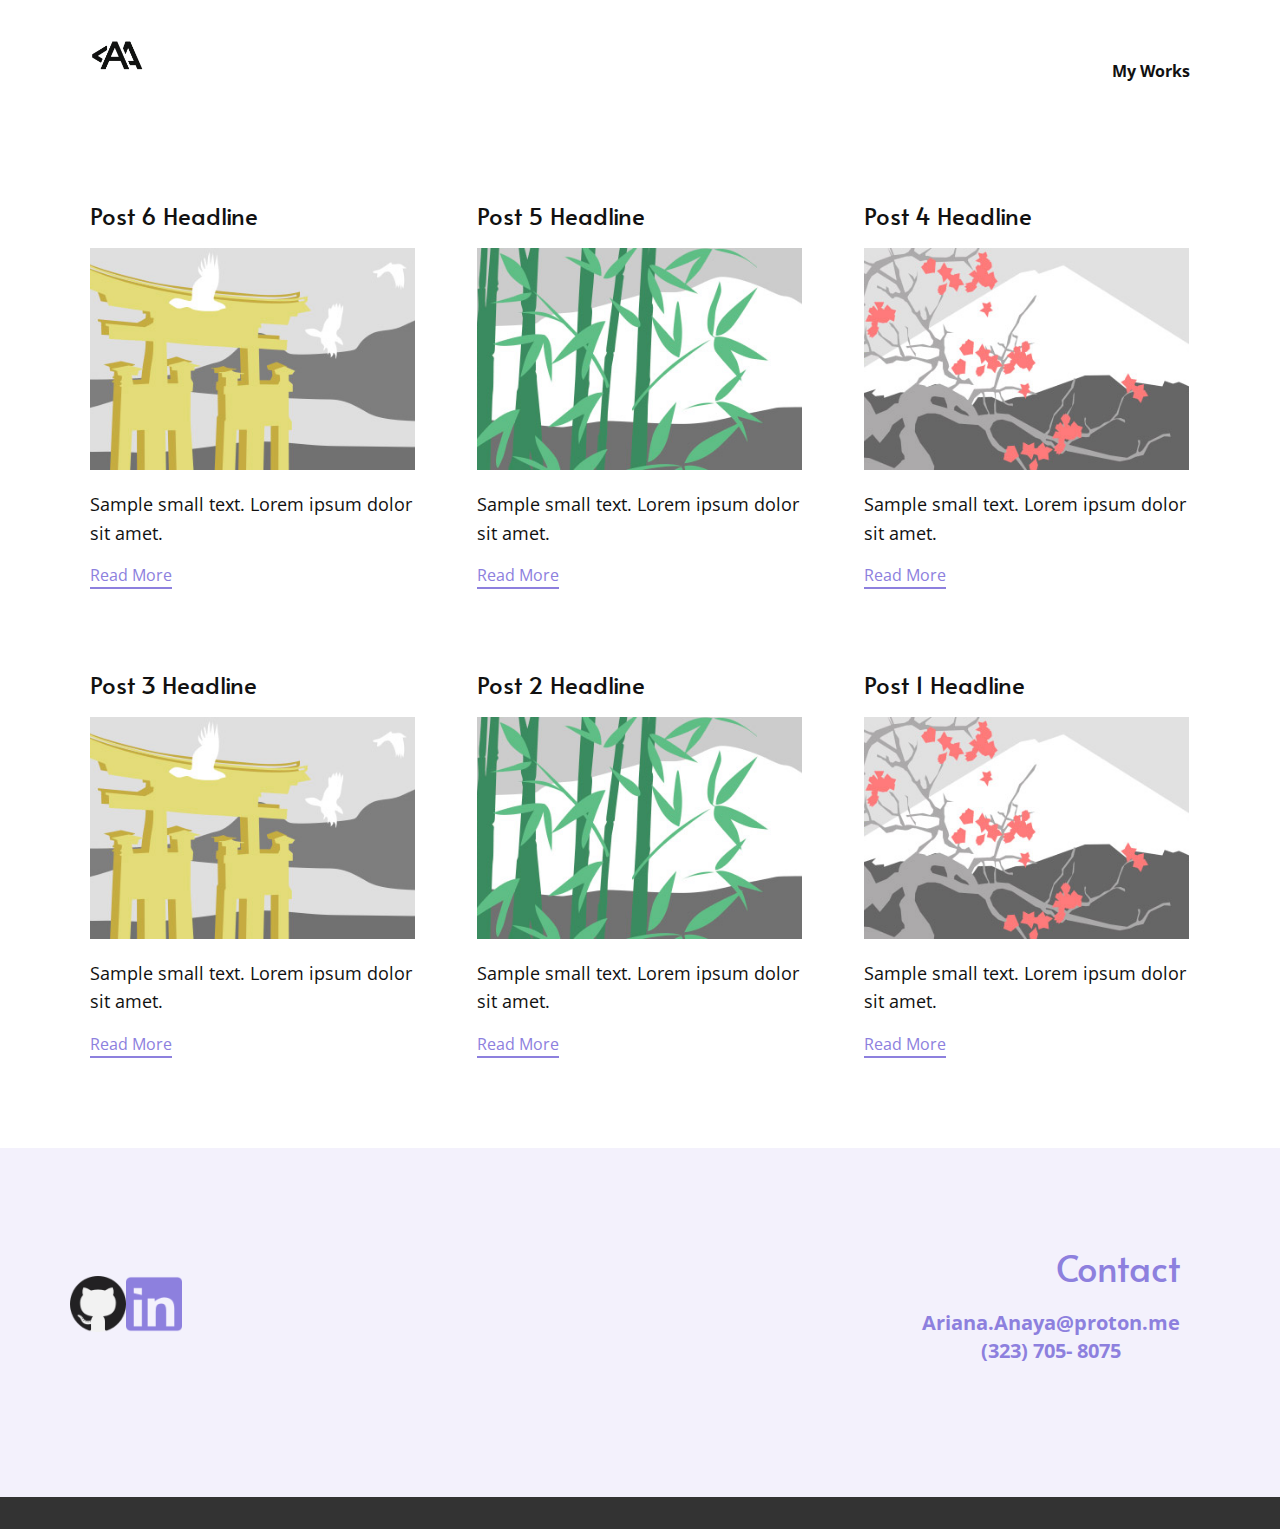
<file: blog/blog.html>
<!DOCTYPE html>
<html style="font-size: 16px;" lang="en"><head>
    <meta name="viewport" content="width=device-width, initial-scale=1.0">
    <meta charset="utf-8">
    <meta name="keywords" content="">
    <meta name="description" content="">
    <title>Blog</title>
    <link rel="stylesheet" href="../nicepage.css" media="screen">
<link rel="stylesheet" href="../Blog-Template.css" media="screen">
    <script class="u-script" type="text/javascript" src="../jquery.js" defer=""></script>
    <script class="u-script" type="text/javascript" src="../nicepage.js" defer=""></script>
    <meta name="generator" content="Nicepage 7.12.16, nicepage.com">
    
    
    
    <link id="u-page-google-font" rel="stylesheet" href="https://fonts.googleapis.com/css2?display=swap&amp;family=Open+Sans:ital,wght@0,300;0,400;0,500;0,600;0,700;0,800;1,300;1,400;1,500;1,600;1,700;1,800&amp;family=Alata:wght@400">
    <script type="application/ld+json">{
		"@context": "http://schema.org",
		"@type": "Organization",
		"name": "",
		"logo": "images/ChatGPTImageAug27202512_13_27PM.png",
		"sameAs": [
				"https://github.com/Ariana-Anaya",
				"https://www.linkedin.com/in/ariana-anaya1/"
		]
}</script>
    <meta name="theme-color" content="#8d80de">
  <meta data-intl-tel-input-cdn-path="intlTelInput/"></head>
  <body data-path-to-root="../" data-include-products="false" class="u-body u-xl-mode" data-lang="en"><header class="u-clearfix u-header u-header" id="sec-d472"><div class="u-clearfix u-sheet u-valign-middle u-sheet-1">
        <a href="#" class="u-image u-logo u-image-1" data-image-width="1536" data-image-height="1024">
          <img src="../images/ChatGPTImageAug27202512_13_27PM.png" class="u-logo-image u-logo-image-1">
        </a>
        <nav class="u-menu u-menu-one-level u-offcanvas u-menu-1" role="navigation" aria-label="Menu navigation">
          <div class="menu-collapse" style="font-size: 1rem; letter-spacing: 0px; font-weight: 700;">
            <a class="u-button-style u-custom-left-right-menu-spacing u-custom-padding-bottom u-custom-text-hover-color u-custom-top-bottom-menu-spacing u-hamburger-link u-nav-link u-text-active-palette-1-base u-text-hover-palette-2-base" href="#" tabindex="-1" aria-label="Open menu" aria-controls="5fca">
              <svg class="u-svg-link" viewBox="0 0 24 24"><use xlink:href="#menu-hamburger"></use></svg>
              <svg class="u-svg-content" version="1.1" id="menu-hamburger" viewBox="0 0 16 16" x="0px" y="0px" xmlns:xlink="http://www.w3.org/1999/xlink" xmlns="http://www.w3.org/2000/svg"><g><rect y="1" width="16" height="2"></rect><rect y="7" width="16" height="2"></rect><rect y="13" width="16" height="2"></rect>
</g></svg>
            </a>
          </div>
          <div class="u-custom-menu u-nav-container">
            <ul class="u-nav u-unstyled u-nav-1" role="menubar"><li role="none" class="u-nav-item"><a tabindex="-1" role="menuitem" class="u-button-style u-nav-link u-text-active-palette-1-base u-text-hover-palette-1-base" aria-haspopup="true" style="padding: 10px 20px;">My Works</a>
</li></ul>
          </div>
          <div class="u-custom-menu u-nav-container-collapse" id="5fca" role="region" aria-label="Menu panel">
            <div class="u-black u-container-style u-inner-container-layout u-opacity u-opacity-95 u-sidenav">
              <div class="u-inner-container-layout u-sidenav-overflow">
                <div class="u-menu-close" tabindex="-1" aria-label="Close menu"></div>
                <ul class="u-align-center u-nav u-popupmenu-items u-unstyled u-nav-2" role="menubar"><li role="none" class="u-nav-item"><a tabindex="-1" role="menuitem" class="u-button-style u-nav-link" aria-haspopup="true">My Works</a>
</li></ul>
              </div>
            </div>
            <div class="u-black u-menu-overlay u-opacity u-opacity-70"></div>
          </div>
        </nav>
      </div></header>
    <section class="u-clearfix u-section-1" id="block-1">
      <div class="u-clearfix u-sheet u-valign-middle u-sheet-1"><!--blog--><!--blog_options_json--><!--{"type":"Recent","source":"","tags":"","count":""}--><!--/blog_options_json-->
        <div class="u-blog u-expanded-width u-repeater u-repeater-1" data-blog-id="blog-1"><!--blog_post-->
          <div class="u-blog-post u-container-style u-repeater-item u-white u-repeater-item-1">
            <div class="u-container-layout u-similar-container u-valign-top u-container-layout-1"><!--blog_post_header-->
              <h4 class="u-blog-control u-text u-text-1">
                <a class="u-post-header-link" href="../blog/post-5.html">Post 6 Headline</a>
              </h4><!--/blog_post_header--><!--blog_post_image-->
              <img alt="" class="u-blog-control u-expanded-width u-image u-image-default u-image-1" src="../images/8ad73f3c.jpeg" data-href="../blog/post-5.html"><!--/blog_post_image--><!--blog_post_content-->
              <div class="u-blog-control u-post-content u-text u-text-2 fr-view">Sample small text. Lorem ipsum dolor sit amet.</div><!--/blog_post_content--><!--blog_post_readmore-->
              <a href="../blog/post-5.html" class="u-blog-control u-border-2 u-border-palette-1-base u-btn u-btn-rectangle u-button-style u-none u-btn-1"><!--blog_post_readmore_content--><!--options_json--><!--{"content":"","defaultValue":"Read More"}--><!--/options_json-->Read More<!--/blog_post_readmore_content--></a><!--/blog_post_readmore-->
            </div>
          </div><div class="u-blog-post u-container-style u-repeater-item u-video-cover u-white">
            <div class="u-container-layout u-similar-container u-valign-top u-container-layout-2"><!--blog_post_header-->
              <h4 class="u-blog-control u-text u-text-3">
                <a class="u-post-header-link" href="../blog/post-4.html">Post 5 Headline</a>
              </h4><!--/blog_post_header--><!--blog_post_image-->
              <img alt="" class="u-blog-control u-expanded-width u-image u-image-default u-image-2" src="../images/68f64b9d.jpeg" data-href="../blog/post-4.html"><!--/blog_post_image--><!--blog_post_content-->
              <div class="u-blog-control u-post-content u-text u-text-4 fr-view">Sample small text. Lorem ipsum dolor sit amet.</div><!--/blog_post_content--><!--blog_post_readmore-->
              <a href="../blog/post-4.html" class="u-blog-control u-border-2 u-border-palette-1-base u-btn u-btn-rectangle u-button-style u-none u-btn-2"><!--blog_post_readmore_content--><!--options_json--><!--{"content":"","defaultValue":"Read More"}--><!--/options_json-->Read More<!--/blog_post_readmore_content--></a><!--/blog_post_readmore-->
            </div>
          </div><div class="u-blog-post u-container-style u-repeater-item u-video-cover u-white">
            <div class="u-container-layout u-similar-container u-valign-top u-container-layout-3"><!--blog_post_header-->
              <h4 class="u-blog-control u-text u-text-5">
                <a class="u-post-header-link" href="../blog/post-3.html">Post 4 Headline</a>
              </h4><!--/blog_post_header--><!--blog_post_image-->
              <img alt="" class="u-blog-control u-expanded-width u-image u-image-default u-image-3" src="../images/0fd3416c.jpeg" data-href="../blog/post-3.html"><!--/blog_post_image--><!--blog_post_content-->
              <div class="u-blog-control u-post-content u-text u-text-6 fr-view">Sample small text. Lorem ipsum dolor sit amet.</div><!--/blog_post_content--><!--blog_post_readmore-->
              <a href="../blog/post-3.html" class="u-blog-control u-border-2 u-border-palette-1-base u-btn u-btn-rectangle u-button-style u-none u-btn-3"><!--blog_post_readmore_content--><!--options_json--><!--{"content":"","defaultValue":"Read More"}--><!--/options_json-->Read More<!--/blog_post_readmore_content--></a><!--/blog_post_readmore-->
            </div>
          </div><div class="u-blog-post u-container-style u-repeater-item u-white u-repeater-item-1">
            <div class="u-container-layout u-similar-container u-valign-top u-container-layout-1"><!--blog_post_header-->
              <h4 class="u-blog-control u-text u-text-1">
                <a class="u-post-header-link" href="../blog/post-2.html">Post 3 Headline</a>
              </h4><!--/blog_post_header--><!--blog_post_image-->
              <img alt="" class="u-blog-control u-expanded-width u-image u-image-default u-image-1" src="../images/8ad73f3c.jpeg" data-href="../blog/post-2.html"><!--/blog_post_image--><!--blog_post_content-->
              <div class="u-blog-control u-post-content u-text u-text-2 fr-view">Sample small text. Lorem ipsum dolor sit amet.</div><!--/blog_post_content--><!--blog_post_readmore-->
              <a href="../blog/post-2.html" class="u-blog-control u-border-2 u-border-palette-1-base u-btn u-btn-rectangle u-button-style u-none u-btn-1"><!--blog_post_readmore_content--><!--options_json--><!--{"content":"","defaultValue":"Read More"}--><!--/options_json-->Read More<!--/blog_post_readmore_content--></a><!--/blog_post_readmore-->
            </div>
          </div><div class="u-blog-post u-container-style u-repeater-item u-video-cover u-white">
            <div class="u-container-layout u-similar-container u-valign-top u-container-layout-2"><!--blog_post_header-->
              <h4 class="u-blog-control u-text u-text-3">
                <a class="u-post-header-link" href="../blog/post-1.html">Post 2 Headline</a>
              </h4><!--/blog_post_header--><!--blog_post_image-->
              <img alt="" class="u-blog-control u-expanded-width u-image u-image-default u-image-2" src="../images/68f64b9d.jpeg" data-href="../blog/post-1.html"><!--/blog_post_image--><!--blog_post_content-->
              <div class="u-blog-control u-post-content u-text u-text-4 fr-view">Sample small text. Lorem ipsum dolor sit amet.</div><!--/blog_post_content--><!--blog_post_readmore-->
              <a href="../blog/post-1.html" class="u-blog-control u-border-2 u-border-palette-1-base u-btn u-btn-rectangle u-button-style u-none u-btn-2"><!--blog_post_readmore_content--><!--options_json--><!--{"content":"","defaultValue":"Read More"}--><!--/options_json-->Read More<!--/blog_post_readmore_content--></a><!--/blog_post_readmore-->
            </div>
          </div><div class="u-blog-post u-container-style u-repeater-item u-video-cover u-white">
            <div class="u-container-layout u-similar-container u-valign-top u-container-layout-3"><!--blog_post_header-->
              <h4 class="u-blog-control u-text u-text-5">
                <a class="u-post-header-link" href="../blog/post.html">Post 1 Headline</a>
              </h4><!--/blog_post_header--><!--blog_post_image-->
              <img alt="" class="u-blog-control u-expanded-width u-image u-image-default u-image-3" src="../images/0fd3416c.jpeg" data-href="../blog/post.html"><!--/blog_post_image--><!--blog_post_content-->
              <div class="u-blog-control u-post-content u-text u-text-6 fr-view">Sample small text. Lorem ipsum dolor sit amet.</div><!--/blog_post_content--><!--blog_post_readmore-->
              <a href="../blog/post.html" class="u-blog-control u-border-2 u-border-palette-1-base u-btn u-btn-rectangle u-button-style u-none u-btn-3"><!--blog_post_readmore_content--><!--options_json--><!--{"content":"","defaultValue":"Read More"}--><!--/options_json-->Read More<!--/blog_post_readmore_content--></a><!--/blog_post_readmore-->
            </div>
          </div><!--/blog_post--><!--blog_post-->
          <!--/blog_post--><!--blog_post-->
          <!--/blog_post-->
        </div><!--/blog-->
      </div>
    </section>
    
    
    
    <footer class="u-align-center u-clearfix u-container-align-center u-footer u-palette-1-light-3 u-footer" id="sec-fb34"><div class="u-clearfix u-sheet u-valign-middle-lg u-valign-middle-sm u-valign-middle-xs u-sheet-1">
        <div class="data-layout-selected u-clearfix u-expanded-width u-layout-wrap u-layout-wrap-1">
          <div class="u-layout">
            <div class="u-layout-row">
              <div class="u-container-style u-layout-cell u-size-26 u-layout-cell-1">
                <div class="u-container-layout u-valign-top-lg u-valign-top-md u-valign-top-sm u-valign-top-xs u-container-layout-1">
                  <div class="u-social-icons u-social-icons-1">
                    <a class="u-social-url" title="twitter" target="_blank" href="https://github.com/Ariana-Anaya"><span class="u-file-icon u-icon u-social-icon u-social-twitter u-icon-1"><img src="../images/919847.png" alt=""></span>
                    </a>
                    <a class="u-social-url" title="instagram" target="_blank" href="https://www.linkedin.com/in/ariana-anaya1/"><span class="u-file-icon u-icon u-social-icon u-social-instagram u-text-palette-1-base u-icon-2"><img src="../images/618-ce948a41.png" alt=""></span>
                    </a>
                  </div>
                </div>
              </div>
              <div class="u-container-style u-layout-cell u-size-34 u-layout-cell-2">
                <div class="u-container-layout u-container-layout-2">
                  <h3 class="u-text u-text-default u-text-palette-1-base u-text-1">Contact</h3>
                  <a href="#" class="u-active-none u-border-none u-btn u-button-link u-button-style u-hover-none u-none u-text-palette-1-base u-btn-1">Ariana.Anaya@proton.me<br>(323) 705- 8075 
                  </a>
                </div>
              </div>
            </div>
          </div>
        </div>
      </div></footer>
    <section class="u-backlink u-clearfix u-grey-80"></section>
  
</body></html>
</file>
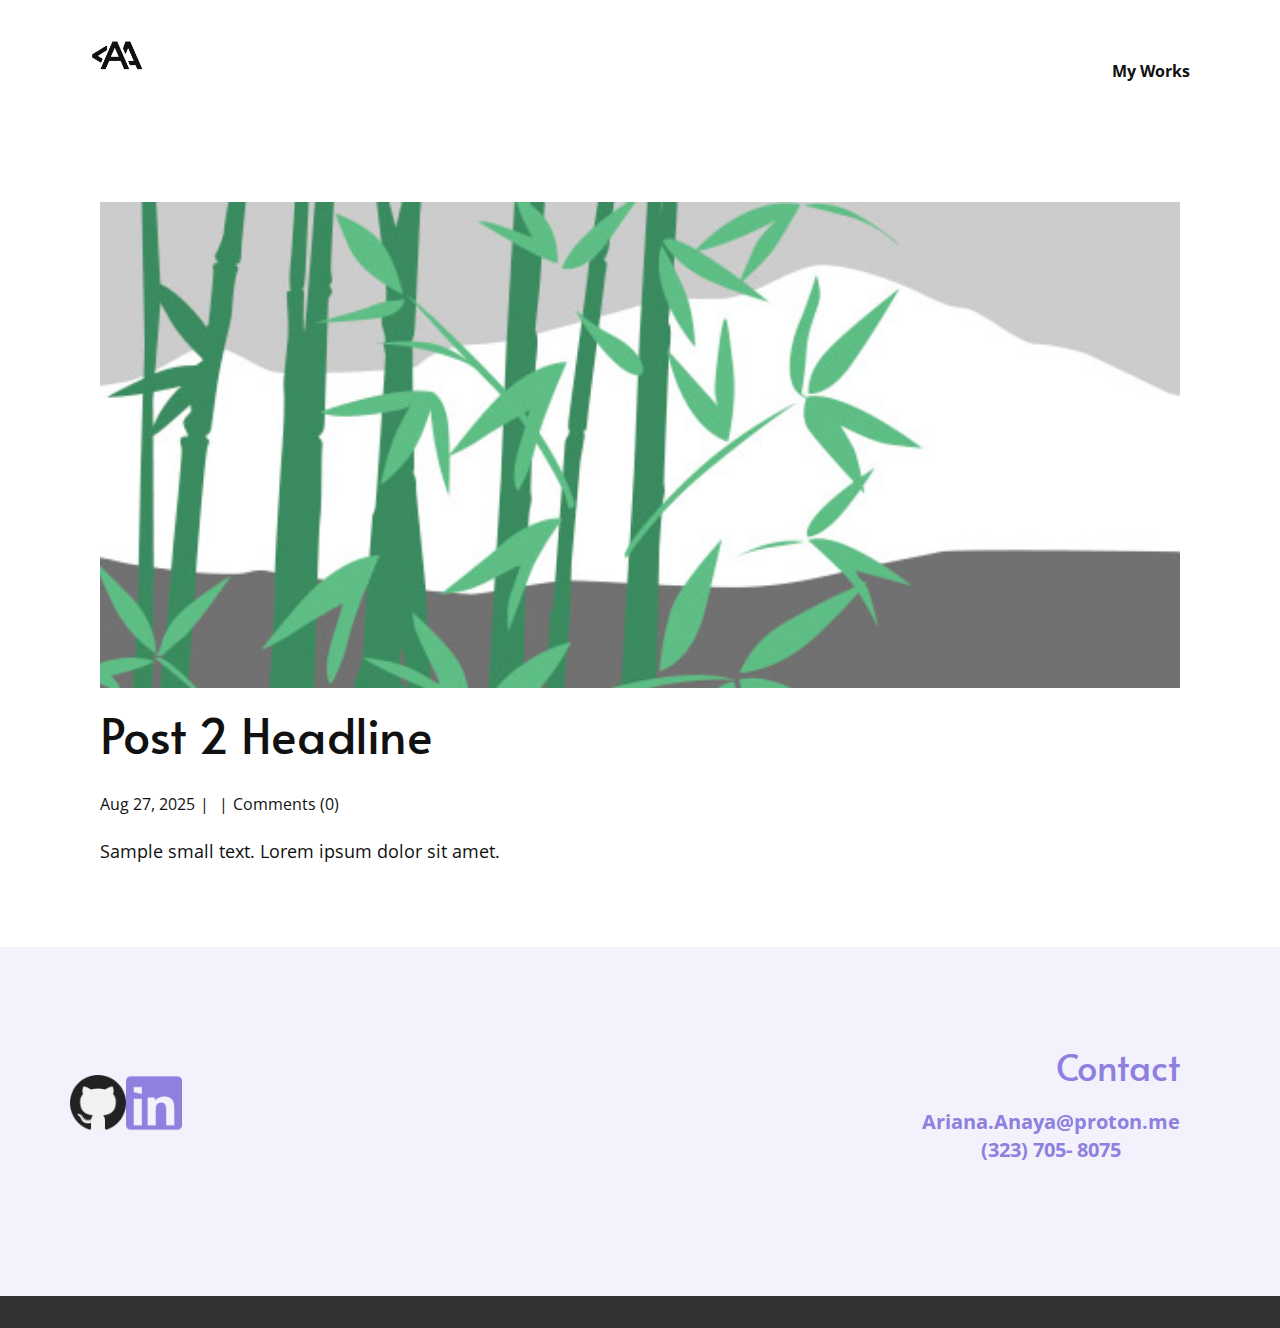
<file: blog/post-1.html>
<!DOCTYPE html>
<html style="font-size: 16px;" lang="en"><head>
    <meta name="viewport" content="width=device-width, initial-scale=1.0">
    <meta charset="utf-8">
    <meta name="keywords" content="Post 1 Headline">
    <meta name="description" content="">
    <title>Post 2 Headline</title>
    <link rel="stylesheet" href="../nicepage.css" media="screen">
<link rel="stylesheet" href="../Post-Template.css" media="screen">
    <script class="u-script" type="text/javascript" src="../jquery.js" defer=""></script>
    <script class="u-script" type="text/javascript" src="../nicepage.js" defer=""></script>
    <meta name="generator" content="Nicepage 7.12.16, nicepage.com">
    
    
    
    <link id="u-page-google-font" rel="stylesheet" href="https://fonts.googleapis.com/css2?display=swap&amp;family=Open+Sans:ital,wght@0,300;0,400;0,500;0,600;0,700;0,800;1,300;1,400;1,500;1,600;1,700;1,800&amp;family=Alata:wght@400">
    <script type="application/ld+json">{
		"@context": "http://schema.org",
		"@type": "Organization",
		"name": "",
		"logo": "images/ChatGPTImageAug27202512_13_27PM.png",
		"sameAs": [
				"https://github.com/Ariana-Anaya",
				"https://www.linkedin.com/in/ariana-anaya1/"
		]
}</script>
    <meta name="theme-color" content="#8d80de">
  <meta data-intl-tel-input-cdn-path="intlTelInput/"></head>
  <body data-path-to-root="./" data-include-products="false" class="u-body u-xl-mode" data-lang="en"><header class="u-clearfix u-header u-header" id="sec-d472"><div class="u-clearfix u-sheet u-valign-middle u-sheet-1">
        <a href="#" class="u-image u-logo u-image-1" data-image-width="1536" data-image-height="1024">
          <img src="../images/ChatGPTImageAug27202512_13_27PM.png" class="u-logo-image u-logo-image-1">
        </a>
        <nav class="u-menu u-menu-one-level u-offcanvas u-menu-1" role="navigation" aria-label="Menu navigation">
          <div class="menu-collapse" style="font-size: 1rem; letter-spacing: 0px; font-weight: 700;">
            <a class="u-button-style u-custom-left-right-menu-spacing u-custom-padding-bottom u-custom-text-hover-color u-custom-top-bottom-menu-spacing u-hamburger-link u-nav-link u-text-active-palette-1-base u-text-hover-palette-2-base" href="#" tabindex="-1" aria-label="Open menu" aria-controls="5fca">
              <svg class="u-svg-link" viewBox="0 0 24 24"><use xlink:href="#menu-hamburger"></use></svg>
              <svg class="u-svg-content" version="1.1" id="menu-hamburger" viewBox="0 0 16 16" x="0px" y="0px" xmlns:xlink="http://www.w3.org/1999/xlink" xmlns="http://www.w3.org/2000/svg"><g><rect y="1" width="16" height="2"></rect><rect y="7" width="16" height="2"></rect><rect y="13" width="16" height="2"></rect>
</g></svg>
            </a>
          </div>
          <div class="u-custom-menu u-nav-container">
            <ul class="u-nav u-unstyled u-nav-1" role="menubar"><li role="none" class="u-nav-item"><a tabindex="-1" role="menuitem" class="u-button-style u-nav-link u-text-active-palette-1-base u-text-hover-palette-1-base" aria-haspopup="true" style="padding: 10px 20px;">My Works</a>
</li></ul>
          </div>
          <div class="u-custom-menu u-nav-container-collapse" id="5fca" role="region" aria-label="Menu panel">
            <div class="u-black u-container-style u-inner-container-layout u-opacity u-opacity-95 u-sidenav">
              <div class="u-inner-container-layout u-sidenav-overflow">
                <div class="u-menu-close" tabindex="-1" aria-label="Close menu"></div>
                <ul class="u-align-center u-nav u-popupmenu-items u-unstyled u-nav-2" role="menubar"><li role="none" class="u-nav-item"><a tabindex="-1" role="menuitem" class="u-button-style u-nav-link" aria-haspopup="true">My Works</a>
</li></ul>
              </div>
            </div>
            <div class="u-black u-menu-overlay u-opacity u-opacity-70"></div>
          </div>
        </nav>
      </div></header>
    <section class="u-align-center u-clearfix u-section-1" id="block-1">
      <div class="u-clearfix u-sheet u-valign-middle-md u-valign-middle-sm u-valign-middle-xs u-sheet-1"><!--post_details--><!--post_details_options_json--><!--{"source":""}--><!--/post_details_options_json--><!--blog_post-->
        <div class="u-container-style u-expanded-width u-post-details u-post-details-1">
          <div class="u-container-layout u-valign-middle u-container-layout-1"><!--blog_post_image-->
            <img alt="" class="u-blog-control u-expanded-width u-image u-image-default u-image-1" src="../images/68f64b9d.jpeg"><!--/blog_post_image--><!--blog_post_header-->
            <h2 class="u-blog-control u-text u-text-1">Post 2 Headline</h2><!--/blog_post_header--><!--blog_post_metadata-->
            <div class="u-blog-control u-metadata u-metadata-1"><!--blog_post_metadata_date--><span class="u-meta-date u-meta-icon">Aug 27, 2025</span><!--/blog_post_metadata_date--><!--blog_post_metadata_category--><span class="u-meta-category u-meta-icon"></span><!--/blog_post_metadata_category--><!--blog_post_metadata_comments--><span class="u-meta-comments u-meta-icon"><!--blog_post_metadata_comments_content-->Comments (0)<!--/blog_post_metadata_comments_content--></span><!--/blog_post_metadata_comments-->
            </div><!--/blog_post_metadata--><!--blog_post_content-->
            <div class="u-align-justify u-blog-control u-post-content u-text u-text-2 fr-view">
  <p>Sample small text. Lorem ipsum dolor sit amet.</p>
  </div><!--/blog_post_content-->
          </div>
        </div><!--/blog_post--><!--/post_details-->
      </div>
    </section>
    
    
    
    <footer class="u-align-center u-clearfix u-container-align-center u-footer u-palette-1-light-3 u-footer" id="sec-fb34"><div class="u-clearfix u-sheet u-valign-middle-lg u-valign-middle-sm u-valign-middle-xs u-sheet-1">
        <div class="data-layout-selected u-clearfix u-expanded-width u-layout-wrap u-layout-wrap-1">
          <div class="u-layout">
            <div class="u-layout-row">
              <div class="u-container-style u-layout-cell u-size-26 u-layout-cell-1">
                <div class="u-container-layout u-valign-top-lg u-valign-top-md u-valign-top-sm u-valign-top-xs u-container-layout-1">
                  <div class="u-social-icons u-social-icons-1">
                    <a class="u-social-url" title="twitter" target="_blank" href="https://github.com/Ariana-Anaya"><span class="u-file-icon u-icon u-social-icon u-social-twitter u-icon-1"><img src="../images/919847.png" alt=""></span>
                    </a>
                    <a class="u-social-url" title="instagram" target="_blank" href="https://www.linkedin.com/in/ariana-anaya1/"><span class="u-file-icon u-icon u-social-icon u-social-instagram u-text-palette-1-base u-icon-2"><img src="../images/618-ce948a41.png" alt=""></span>
                    </a>
                  </div>
                </div>
              </div>
              <div class="u-container-style u-layout-cell u-size-34 u-layout-cell-2">
                <div class="u-container-layout u-container-layout-2">
                  <h3 class="u-text u-text-default u-text-palette-1-base u-text-1">Contact</h3>
                  <a href="#" class="u-active-none u-border-none u-btn u-button-link u-button-style u-hover-none u-none u-text-palette-1-base u-btn-1">Ariana.Anaya@proton.me<br>(323) 705- 8075 
                  </a>
                </div>
              </div>
            </div>
          </div>
        </div>
      </div></footer>
    <section class="u-backlink u-clearfix u-grey-80"></section>
  
</body></html>
</file>
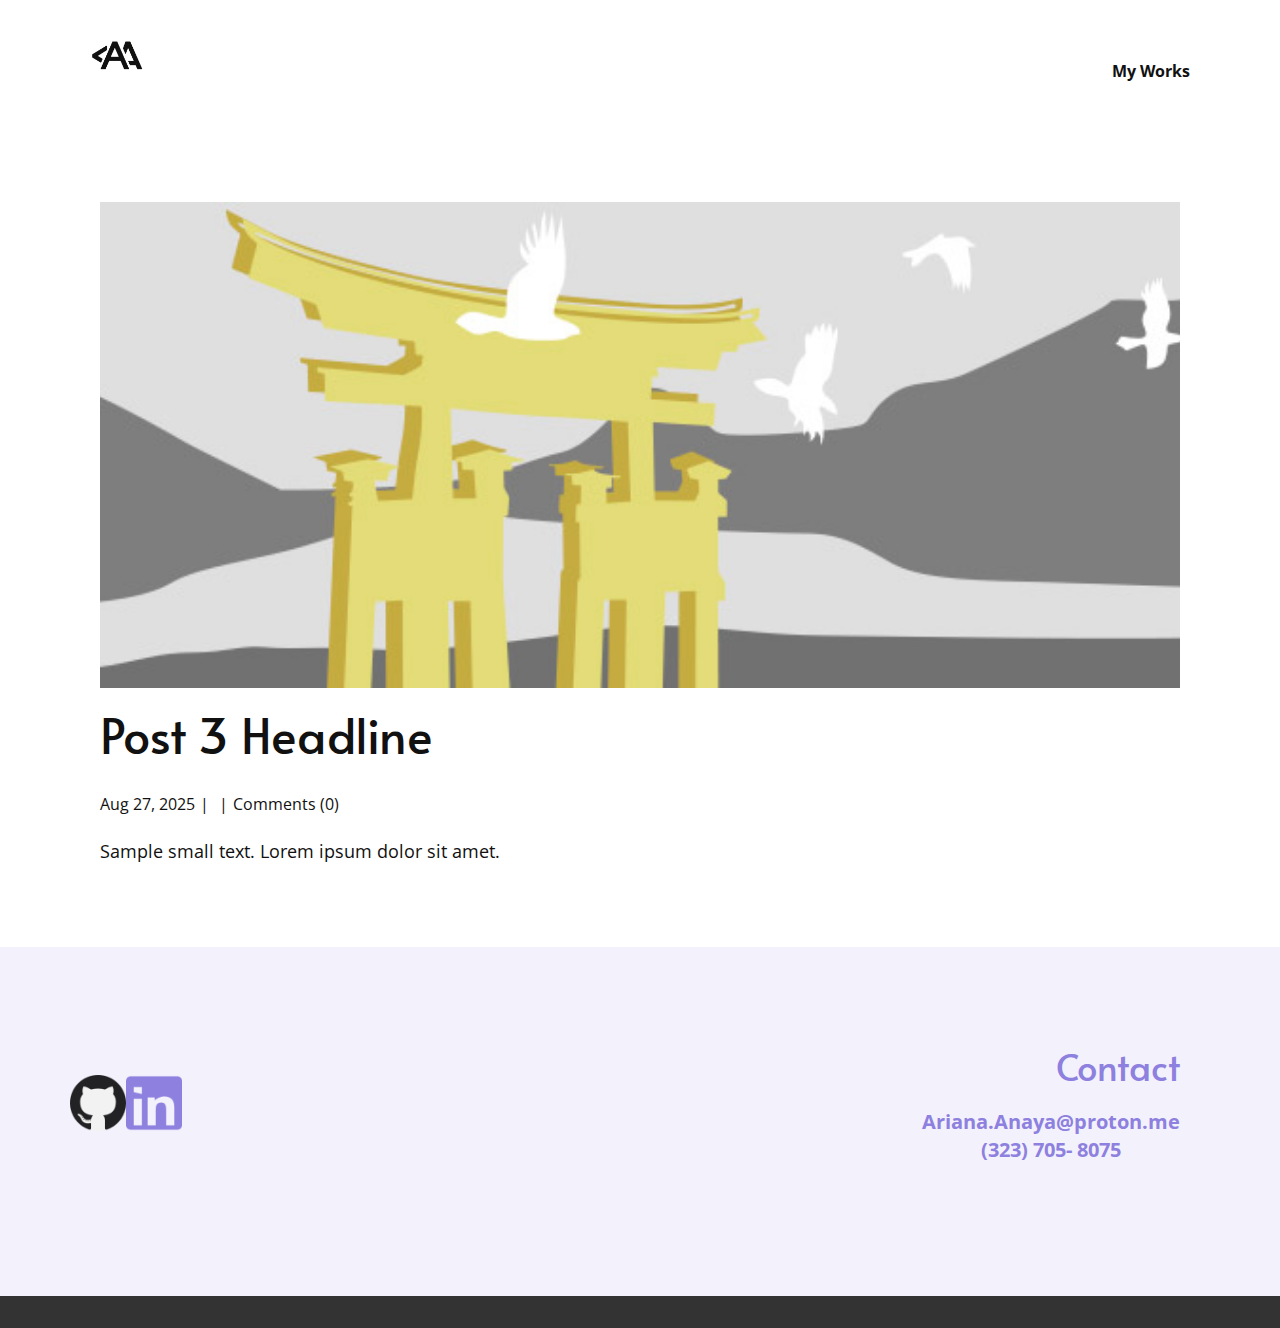
<file: blog/post-2.html>
<!DOCTYPE html>
<html style="font-size: 16px;" lang="en"><head>
    <meta name="viewport" content="width=device-width, initial-scale=1.0">
    <meta charset="utf-8">
    <meta name="keywords" content="Post 1 Headline">
    <meta name="description" content="">
    <title>Post 3 Headline</title>
    <link rel="stylesheet" href="../nicepage.css" media="screen">
<link rel="stylesheet" href="../Post-Template.css" media="screen">
    <script class="u-script" type="text/javascript" src="../jquery.js" defer=""></script>
    <script class="u-script" type="text/javascript" src="../nicepage.js" defer=""></script>
    <meta name="generator" content="Nicepage 7.12.16, nicepage.com">
    
    
    
    <link id="u-page-google-font" rel="stylesheet" href="https://fonts.googleapis.com/css2?display=swap&amp;family=Open+Sans:ital,wght@0,300;0,400;0,500;0,600;0,700;0,800;1,300;1,400;1,500;1,600;1,700;1,800&amp;family=Alata:wght@400">
    <script type="application/ld+json">{
		"@context": "http://schema.org",
		"@type": "Organization",
		"name": "",
		"logo": "images/ChatGPTImageAug27202512_13_27PM.png",
		"sameAs": [
				"https://github.com/Ariana-Anaya",
				"https://www.linkedin.com/in/ariana-anaya1/"
		]
}</script>
    <meta name="theme-color" content="#8d80de">
  <meta data-intl-tel-input-cdn-path="intlTelInput/"></head>
  <body data-path-to-root="./" data-include-products="false" class="u-body u-xl-mode" data-lang="en"><header class="u-clearfix u-header u-header" id="sec-d472"><div class="u-clearfix u-sheet u-valign-middle u-sheet-1">
        <a href="#" class="u-image u-logo u-image-1" data-image-width="1536" data-image-height="1024">
          <img src="../images/ChatGPTImageAug27202512_13_27PM.png" class="u-logo-image u-logo-image-1">
        </a>
        <nav class="u-menu u-menu-one-level u-offcanvas u-menu-1" role="navigation" aria-label="Menu navigation">
          <div class="menu-collapse" style="font-size: 1rem; letter-spacing: 0px; font-weight: 700;">
            <a class="u-button-style u-custom-left-right-menu-spacing u-custom-padding-bottom u-custom-text-hover-color u-custom-top-bottom-menu-spacing u-hamburger-link u-nav-link u-text-active-palette-1-base u-text-hover-palette-2-base" href="#" tabindex="-1" aria-label="Open menu" aria-controls="5fca">
              <svg class="u-svg-link" viewBox="0 0 24 24"><use xlink:href="#menu-hamburger"></use></svg>
              <svg class="u-svg-content" version="1.1" id="menu-hamburger" viewBox="0 0 16 16" x="0px" y="0px" xmlns:xlink="http://www.w3.org/1999/xlink" xmlns="http://www.w3.org/2000/svg"><g><rect y="1" width="16" height="2"></rect><rect y="7" width="16" height="2"></rect><rect y="13" width="16" height="2"></rect>
</g></svg>
            </a>
          </div>
          <div class="u-custom-menu u-nav-container">
            <ul class="u-nav u-unstyled u-nav-1" role="menubar"><li role="none" class="u-nav-item"><a tabindex="-1" role="menuitem" class="u-button-style u-nav-link u-text-active-palette-1-base u-text-hover-palette-1-base" aria-haspopup="true" style="padding: 10px 20px;">My Works</a>
</li></ul>
          </div>
          <div class="u-custom-menu u-nav-container-collapse" id="5fca" role="region" aria-label="Menu panel">
            <div class="u-black u-container-style u-inner-container-layout u-opacity u-opacity-95 u-sidenav">
              <div class="u-inner-container-layout u-sidenav-overflow">
                <div class="u-menu-close" tabindex="-1" aria-label="Close menu"></div>
                <ul class="u-align-center u-nav u-popupmenu-items u-unstyled u-nav-2" role="menubar"><li role="none" class="u-nav-item"><a tabindex="-1" role="menuitem" class="u-button-style u-nav-link" aria-haspopup="true">My Works</a>
</li></ul>
              </div>
            </div>
            <div class="u-black u-menu-overlay u-opacity u-opacity-70"></div>
          </div>
        </nav>
      </div></header>
    <section class="u-align-center u-clearfix u-section-1" id="block-1">
      <div class="u-clearfix u-sheet u-valign-middle-md u-valign-middle-sm u-valign-middle-xs u-sheet-1"><!--post_details--><!--post_details_options_json--><!--{"source":""}--><!--/post_details_options_json--><!--blog_post-->
        <div class="u-container-style u-expanded-width u-post-details u-post-details-1">
          <div class="u-container-layout u-valign-middle u-container-layout-1"><!--blog_post_image-->
            <img alt="" class="u-blog-control u-expanded-width u-image u-image-default u-image-1" src="../images/8ad73f3c.jpeg"><!--/blog_post_image--><!--blog_post_header-->
            <h2 class="u-blog-control u-text u-text-1">Post 3 Headline</h2><!--/blog_post_header--><!--blog_post_metadata-->
            <div class="u-blog-control u-metadata u-metadata-1"><!--blog_post_metadata_date--><span class="u-meta-date u-meta-icon">Aug 27, 2025</span><!--/blog_post_metadata_date--><!--blog_post_metadata_category--><span class="u-meta-category u-meta-icon"></span><!--/blog_post_metadata_category--><!--blog_post_metadata_comments--><span class="u-meta-comments u-meta-icon"><!--blog_post_metadata_comments_content-->Comments (0)<!--/blog_post_metadata_comments_content--></span><!--/blog_post_metadata_comments-->
            </div><!--/blog_post_metadata--><!--blog_post_content-->
            <div class="u-align-justify u-blog-control u-post-content u-text u-text-2 fr-view">
  <p>Sample small text. Lorem ipsum dolor sit amet.</p>
  </div><!--/blog_post_content-->
          </div>
        </div><!--/blog_post--><!--/post_details-->
      </div>
    </section>
    
    
    
    <footer class="u-align-center u-clearfix u-container-align-center u-footer u-palette-1-light-3 u-footer" id="sec-fb34"><div class="u-clearfix u-sheet u-valign-middle-lg u-valign-middle-sm u-valign-middle-xs u-sheet-1">
        <div class="data-layout-selected u-clearfix u-expanded-width u-layout-wrap u-layout-wrap-1">
          <div class="u-layout">
            <div class="u-layout-row">
              <div class="u-container-style u-layout-cell u-size-26 u-layout-cell-1">
                <div class="u-container-layout u-valign-top-lg u-valign-top-md u-valign-top-sm u-valign-top-xs u-container-layout-1">
                  <div class="u-social-icons u-social-icons-1">
                    <a class="u-social-url" title="twitter" target="_blank" href="https://github.com/Ariana-Anaya"><span class="u-file-icon u-icon u-social-icon u-social-twitter u-icon-1"><img src="../images/919847.png" alt=""></span>
                    </a>
                    <a class="u-social-url" title="instagram" target="_blank" href="https://www.linkedin.com/in/ariana-anaya1/"><span class="u-file-icon u-icon u-social-icon u-social-instagram u-text-palette-1-base u-icon-2"><img src="../images/618-ce948a41.png" alt=""></span>
                    </a>
                  </div>
                </div>
              </div>
              <div class="u-container-style u-layout-cell u-size-34 u-layout-cell-2">
                <div class="u-container-layout u-container-layout-2">
                  <h3 class="u-text u-text-default u-text-palette-1-base u-text-1">Contact</h3>
                  <a href="#" class="u-active-none u-border-none u-btn u-button-link u-button-style u-hover-none u-none u-text-palette-1-base u-btn-1">Ariana.Anaya@proton.me<br>(323) 705- 8075 
                  </a>
                </div>
              </div>
            </div>
          </div>
        </div>
      </div></footer>
    <section class="u-backlink u-clearfix u-grey-80"></section>
  
</body></html>
</file>
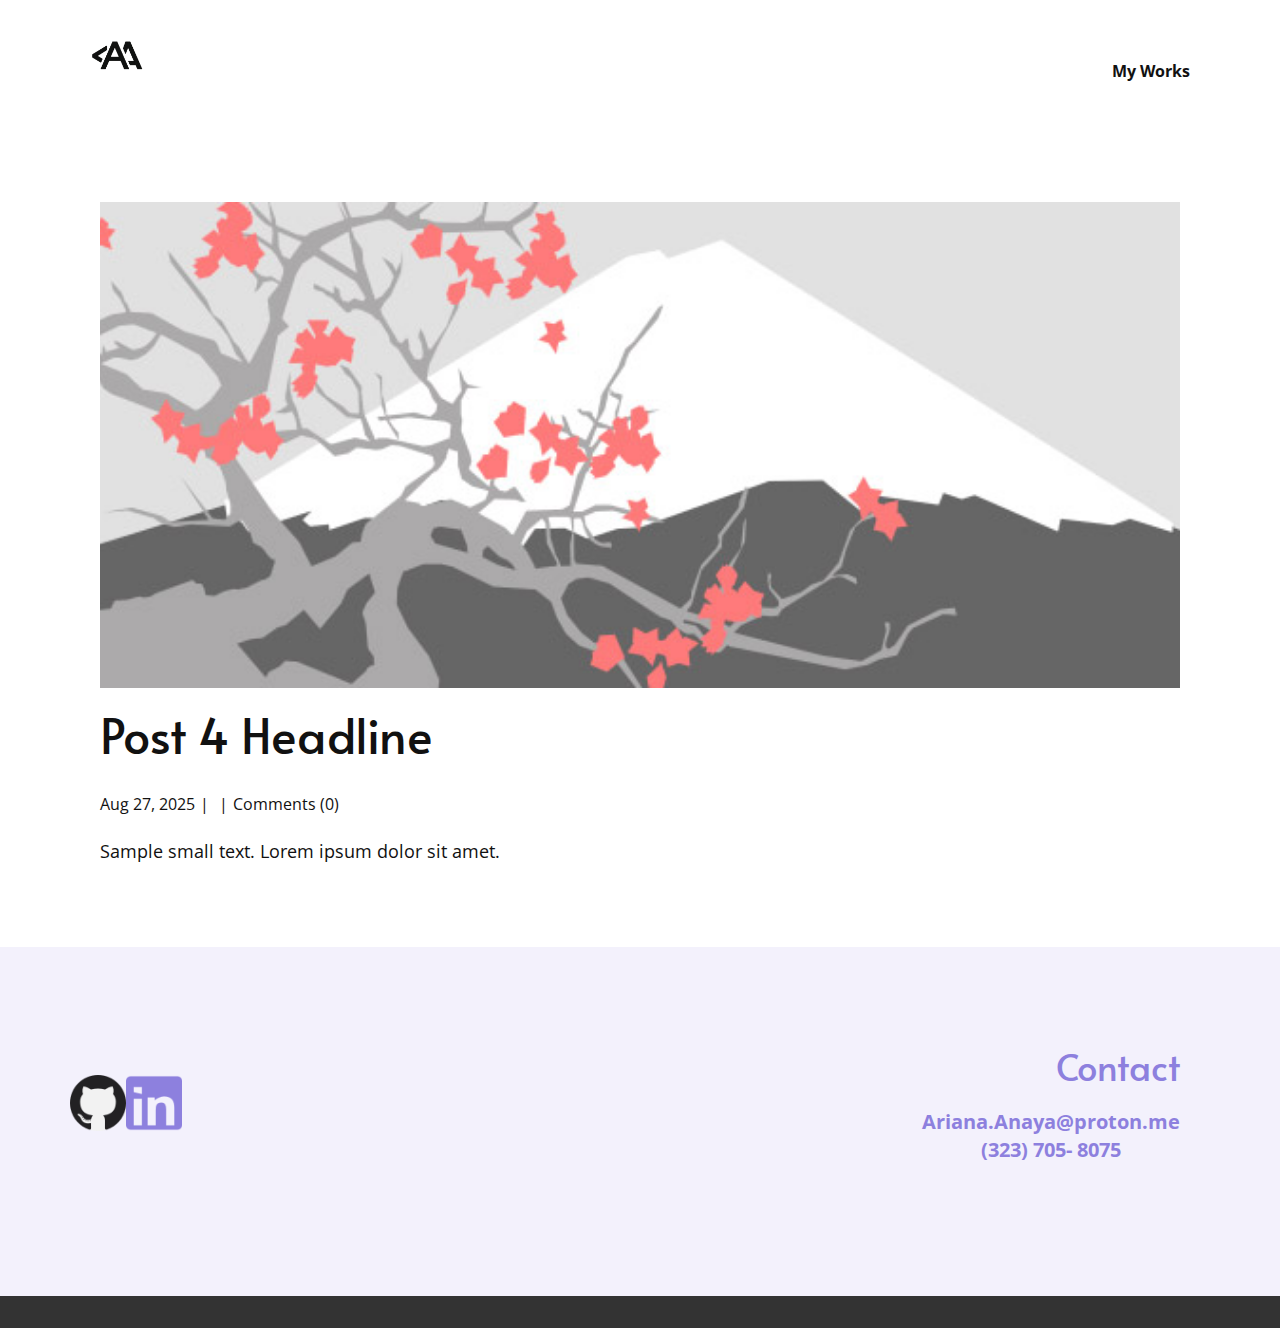
<file: blog/post-3.html>
<!DOCTYPE html>
<html style="font-size: 16px;" lang="en"><head>
    <meta name="viewport" content="width=device-width, initial-scale=1.0">
    <meta charset="utf-8">
    <meta name="keywords" content="Post 1 Headline">
    <meta name="description" content="">
    <title>Post 4 Headline</title>
    <link rel="stylesheet" href="../nicepage.css" media="screen">
<link rel="stylesheet" href="../Post-Template.css" media="screen">
    <script class="u-script" type="text/javascript" src="../jquery.js" defer=""></script>
    <script class="u-script" type="text/javascript" src="../nicepage.js" defer=""></script>
    <meta name="generator" content="Nicepage 7.12.16, nicepage.com">
    
    
    
    <link id="u-page-google-font" rel="stylesheet" href="https://fonts.googleapis.com/css2?display=swap&amp;family=Open+Sans:ital,wght@0,300;0,400;0,500;0,600;0,700;0,800;1,300;1,400;1,500;1,600;1,700;1,800&amp;family=Alata:wght@400">
    <script type="application/ld+json">{
		"@context": "http://schema.org",
		"@type": "Organization",
		"name": "",
		"logo": "images/ChatGPTImageAug27202512_13_27PM.png",
		"sameAs": [
				"https://github.com/Ariana-Anaya",
				"https://www.linkedin.com/in/ariana-anaya1/"
		]
}</script>
    <meta name="theme-color" content="#8d80de">
  <meta data-intl-tel-input-cdn-path="intlTelInput/"></head>
  <body data-path-to-root="./" data-include-products="false" class="u-body u-xl-mode" data-lang="en"><header class="u-clearfix u-header u-header" id="sec-d472"><div class="u-clearfix u-sheet u-valign-middle u-sheet-1">
        <a href="#" class="u-image u-logo u-image-1" data-image-width="1536" data-image-height="1024">
          <img src="../images/ChatGPTImageAug27202512_13_27PM.png" class="u-logo-image u-logo-image-1">
        </a>
        <nav class="u-menu u-menu-one-level u-offcanvas u-menu-1" role="navigation" aria-label="Menu navigation">
          <div class="menu-collapse" style="font-size: 1rem; letter-spacing: 0px; font-weight: 700;">
            <a class="u-button-style u-custom-left-right-menu-spacing u-custom-padding-bottom u-custom-text-hover-color u-custom-top-bottom-menu-spacing u-hamburger-link u-nav-link u-text-active-palette-1-base u-text-hover-palette-2-base" href="#" tabindex="-1" aria-label="Open menu" aria-controls="5fca">
              <svg class="u-svg-link" viewBox="0 0 24 24"><use xlink:href="#menu-hamburger"></use></svg>
              <svg class="u-svg-content" version="1.1" id="menu-hamburger" viewBox="0 0 16 16" x="0px" y="0px" xmlns:xlink="http://www.w3.org/1999/xlink" xmlns="http://www.w3.org/2000/svg"><g><rect y="1" width="16" height="2"></rect><rect y="7" width="16" height="2"></rect><rect y="13" width="16" height="2"></rect>
</g></svg>
            </a>
          </div>
          <div class="u-custom-menu u-nav-container">
            <ul class="u-nav u-unstyled u-nav-1" role="menubar"><li role="none" class="u-nav-item"><a tabindex="-1" role="menuitem" class="u-button-style u-nav-link u-text-active-palette-1-base u-text-hover-palette-1-base" aria-haspopup="true" style="padding: 10px 20px;">My Works</a>
</li></ul>
          </div>
          <div class="u-custom-menu u-nav-container-collapse" id="5fca" role="region" aria-label="Menu panel">
            <div class="u-black u-container-style u-inner-container-layout u-opacity u-opacity-95 u-sidenav">
              <div class="u-inner-container-layout u-sidenav-overflow">
                <div class="u-menu-close" tabindex="-1" aria-label="Close menu"></div>
                <ul class="u-align-center u-nav u-popupmenu-items u-unstyled u-nav-2" role="menubar"><li role="none" class="u-nav-item"><a tabindex="-1" role="menuitem" class="u-button-style u-nav-link" aria-haspopup="true">My Works</a>
</li></ul>
              </div>
            </div>
            <div class="u-black u-menu-overlay u-opacity u-opacity-70"></div>
          </div>
        </nav>
      </div></header>
    <section class="u-align-center u-clearfix u-section-1" id="block-1">
      <div class="u-clearfix u-sheet u-valign-middle-md u-valign-middle-sm u-valign-middle-xs u-sheet-1"><!--post_details--><!--post_details_options_json--><!--{"source":""}--><!--/post_details_options_json--><!--blog_post-->
        <div class="u-container-style u-expanded-width u-post-details u-post-details-1">
          <div class="u-container-layout u-valign-middle u-container-layout-1"><!--blog_post_image-->
            <img alt="" class="u-blog-control u-expanded-width u-image u-image-default u-image-1" src="../images/0fd3416c.jpeg"><!--/blog_post_image--><!--blog_post_header-->
            <h2 class="u-blog-control u-text u-text-1">Post 4 Headline</h2><!--/blog_post_header--><!--blog_post_metadata-->
            <div class="u-blog-control u-metadata u-metadata-1"><!--blog_post_metadata_date--><span class="u-meta-date u-meta-icon">Aug 27, 2025</span><!--/blog_post_metadata_date--><!--blog_post_metadata_category--><span class="u-meta-category u-meta-icon"></span><!--/blog_post_metadata_category--><!--blog_post_metadata_comments--><span class="u-meta-comments u-meta-icon"><!--blog_post_metadata_comments_content-->Comments (0)<!--/blog_post_metadata_comments_content--></span><!--/blog_post_metadata_comments-->
            </div><!--/blog_post_metadata--><!--blog_post_content-->
            <div class="u-align-justify u-blog-control u-post-content u-text u-text-2 fr-view">
  <p>Sample small text. Lorem ipsum dolor sit amet.</p>
  </div><!--/blog_post_content-->
          </div>
        </div><!--/blog_post--><!--/post_details-->
      </div>
    </section>
    
    
    
    <footer class="u-align-center u-clearfix u-container-align-center u-footer u-palette-1-light-3 u-footer" id="sec-fb34"><div class="u-clearfix u-sheet u-valign-middle-lg u-valign-middle-sm u-valign-middle-xs u-sheet-1">
        <div class="data-layout-selected u-clearfix u-expanded-width u-layout-wrap u-layout-wrap-1">
          <div class="u-layout">
            <div class="u-layout-row">
              <div class="u-container-style u-layout-cell u-size-26 u-layout-cell-1">
                <div class="u-container-layout u-valign-top-lg u-valign-top-md u-valign-top-sm u-valign-top-xs u-container-layout-1">
                  <div class="u-social-icons u-social-icons-1">
                    <a class="u-social-url" title="twitter" target="_blank" href="https://github.com/Ariana-Anaya"><span class="u-file-icon u-icon u-social-icon u-social-twitter u-icon-1"><img src="../images/919847.png" alt=""></span>
                    </a>
                    <a class="u-social-url" title="instagram" target="_blank" href="https://www.linkedin.com/in/ariana-anaya1/"><span class="u-file-icon u-icon u-social-icon u-social-instagram u-text-palette-1-base u-icon-2"><img src="../images/618-ce948a41.png" alt=""></span>
                    </a>
                  </div>
                </div>
              </div>
              <div class="u-container-style u-layout-cell u-size-34 u-layout-cell-2">
                <div class="u-container-layout u-container-layout-2">
                  <h3 class="u-text u-text-default u-text-palette-1-base u-text-1">Contact</h3>
                  <a href="#" class="u-active-none u-border-none u-btn u-button-link u-button-style u-hover-none u-none u-text-palette-1-base u-btn-1">Ariana.Anaya@proton.me<br>(323) 705- 8075 
                  </a>
                </div>
              </div>
            </div>
          </div>
        </div>
      </div></footer>
    <section class="u-backlink u-clearfix u-grey-80"></section>
  
</body></html>
</file>
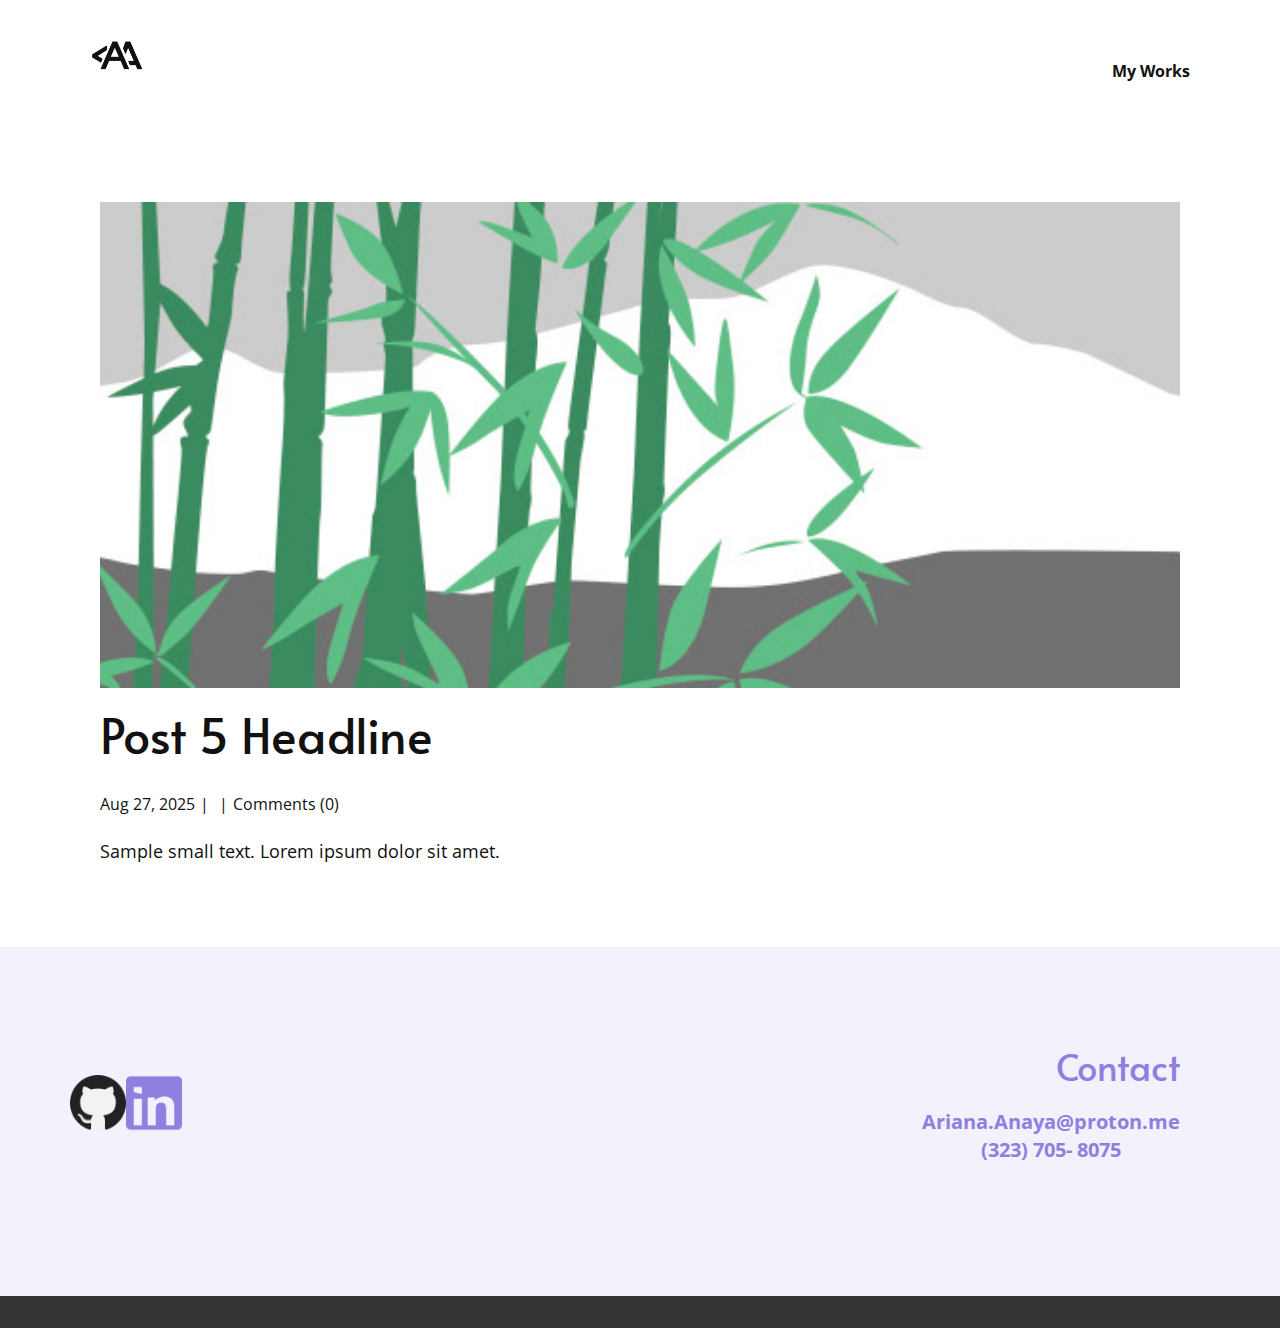
<file: blog/post-4.html>
<!DOCTYPE html>
<html style="font-size: 16px;" lang="en"><head>
    <meta name="viewport" content="width=device-width, initial-scale=1.0">
    <meta charset="utf-8">
    <meta name="keywords" content="Post 1 Headline">
    <meta name="description" content="">
    <title>Post 5 Headline</title>
    <link rel="stylesheet" href="../nicepage.css" media="screen">
<link rel="stylesheet" href="../Post-Template.css" media="screen">
    <script class="u-script" type="text/javascript" src="../jquery.js" defer=""></script>
    <script class="u-script" type="text/javascript" src="../nicepage.js" defer=""></script>
    <meta name="generator" content="Nicepage 7.12.16, nicepage.com">
    
    
    
    <link id="u-page-google-font" rel="stylesheet" href="https://fonts.googleapis.com/css2?display=swap&amp;family=Open+Sans:ital,wght@0,300;0,400;0,500;0,600;0,700;0,800;1,300;1,400;1,500;1,600;1,700;1,800&amp;family=Alata:wght@400">
    <script type="application/ld+json">{
		"@context": "http://schema.org",
		"@type": "Organization",
		"name": "",
		"logo": "images/ChatGPTImageAug27202512_13_27PM.png",
		"sameAs": [
				"https://github.com/Ariana-Anaya",
				"https://www.linkedin.com/in/ariana-anaya1/"
		]
}</script>
    <meta name="theme-color" content="#8d80de">
  <meta data-intl-tel-input-cdn-path="intlTelInput/"></head>
  <body data-path-to-root="./" data-include-products="false" class="u-body u-xl-mode" data-lang="en"><header class="u-clearfix u-header u-header" id="sec-d472"><div class="u-clearfix u-sheet u-valign-middle u-sheet-1">
        <a href="#" class="u-image u-logo u-image-1" data-image-width="1536" data-image-height="1024">
          <img src="../images/ChatGPTImageAug27202512_13_27PM.png" class="u-logo-image u-logo-image-1">
        </a>
        <nav class="u-menu u-menu-one-level u-offcanvas u-menu-1" role="navigation" aria-label="Menu navigation">
          <div class="menu-collapse" style="font-size: 1rem; letter-spacing: 0px; font-weight: 700;">
            <a class="u-button-style u-custom-left-right-menu-spacing u-custom-padding-bottom u-custom-text-hover-color u-custom-top-bottom-menu-spacing u-hamburger-link u-nav-link u-text-active-palette-1-base u-text-hover-palette-2-base" href="#" tabindex="-1" aria-label="Open menu" aria-controls="5fca">
              <svg class="u-svg-link" viewBox="0 0 24 24"><use xlink:href="#menu-hamburger"></use></svg>
              <svg class="u-svg-content" version="1.1" id="menu-hamburger" viewBox="0 0 16 16" x="0px" y="0px" xmlns:xlink="http://www.w3.org/1999/xlink" xmlns="http://www.w3.org/2000/svg"><g><rect y="1" width="16" height="2"></rect><rect y="7" width="16" height="2"></rect><rect y="13" width="16" height="2"></rect>
</g></svg>
            </a>
          </div>
          <div class="u-custom-menu u-nav-container">
            <ul class="u-nav u-unstyled u-nav-1" role="menubar"><li role="none" class="u-nav-item"><a tabindex="-1" role="menuitem" class="u-button-style u-nav-link u-text-active-palette-1-base u-text-hover-palette-1-base" aria-haspopup="true" style="padding: 10px 20px;">My Works</a>
</li></ul>
          </div>
          <div class="u-custom-menu u-nav-container-collapse" id="5fca" role="region" aria-label="Menu panel">
            <div class="u-black u-container-style u-inner-container-layout u-opacity u-opacity-95 u-sidenav">
              <div class="u-inner-container-layout u-sidenav-overflow">
                <div class="u-menu-close" tabindex="-1" aria-label="Close menu"></div>
                <ul class="u-align-center u-nav u-popupmenu-items u-unstyled u-nav-2" role="menubar"><li role="none" class="u-nav-item"><a tabindex="-1" role="menuitem" class="u-button-style u-nav-link" aria-haspopup="true">My Works</a>
</li></ul>
              </div>
            </div>
            <div class="u-black u-menu-overlay u-opacity u-opacity-70"></div>
          </div>
        </nav>
      </div></header>
    <section class="u-align-center u-clearfix u-section-1" id="block-1">
      <div class="u-clearfix u-sheet u-valign-middle-md u-valign-middle-sm u-valign-middle-xs u-sheet-1"><!--post_details--><!--post_details_options_json--><!--{"source":""}--><!--/post_details_options_json--><!--blog_post-->
        <div class="u-container-style u-expanded-width u-post-details u-post-details-1">
          <div class="u-container-layout u-valign-middle u-container-layout-1"><!--blog_post_image-->
            <img alt="" class="u-blog-control u-expanded-width u-image u-image-default u-image-1" src="../images/68f64b9d.jpeg"><!--/blog_post_image--><!--blog_post_header-->
            <h2 class="u-blog-control u-text u-text-1">Post 5 Headline</h2><!--/blog_post_header--><!--blog_post_metadata-->
            <div class="u-blog-control u-metadata u-metadata-1"><!--blog_post_metadata_date--><span class="u-meta-date u-meta-icon">Aug 27, 2025</span><!--/blog_post_metadata_date--><!--blog_post_metadata_category--><span class="u-meta-category u-meta-icon"></span><!--/blog_post_metadata_category--><!--blog_post_metadata_comments--><span class="u-meta-comments u-meta-icon"><!--blog_post_metadata_comments_content-->Comments (0)<!--/blog_post_metadata_comments_content--></span><!--/blog_post_metadata_comments-->
            </div><!--/blog_post_metadata--><!--blog_post_content-->
            <div class="u-align-justify u-blog-control u-post-content u-text u-text-2 fr-view">
  <p>Sample small text. Lorem ipsum dolor sit amet.</p>
  </div><!--/blog_post_content-->
          </div>
        </div><!--/blog_post--><!--/post_details-->
      </div>
    </section>
    
    
    
    <footer class="u-align-center u-clearfix u-container-align-center u-footer u-palette-1-light-3 u-footer" id="sec-fb34"><div class="u-clearfix u-sheet u-valign-middle-lg u-valign-middle-sm u-valign-middle-xs u-sheet-1">
        <div class="data-layout-selected u-clearfix u-expanded-width u-layout-wrap u-layout-wrap-1">
          <div class="u-layout">
            <div class="u-layout-row">
              <div class="u-container-style u-layout-cell u-size-26 u-layout-cell-1">
                <div class="u-container-layout u-valign-top-lg u-valign-top-md u-valign-top-sm u-valign-top-xs u-container-layout-1">
                  <div class="u-social-icons u-social-icons-1">
                    <a class="u-social-url" title="twitter" target="_blank" href="https://github.com/Ariana-Anaya"><span class="u-file-icon u-icon u-social-icon u-social-twitter u-icon-1"><img src="../images/919847.png" alt=""></span>
                    </a>
                    <a class="u-social-url" title="instagram" target="_blank" href="https://www.linkedin.com/in/ariana-anaya1/"><span class="u-file-icon u-icon u-social-icon u-social-instagram u-text-palette-1-base u-icon-2"><img src="../images/618-ce948a41.png" alt=""></span>
                    </a>
                  </div>
                </div>
              </div>
              <div class="u-container-style u-layout-cell u-size-34 u-layout-cell-2">
                <div class="u-container-layout u-container-layout-2">
                  <h3 class="u-text u-text-default u-text-palette-1-base u-text-1">Contact</h3>
                  <a href="#" class="u-active-none u-border-none u-btn u-button-link u-button-style u-hover-none u-none u-text-palette-1-base u-btn-1">Ariana.Anaya@proton.me<br>(323) 705- 8075 
                  </a>
                </div>
              </div>
            </div>
          </div>
        </div>
      </div></footer>
    <section class="u-backlink u-clearfix u-grey-80"></section>
  
</body></html>
</file>
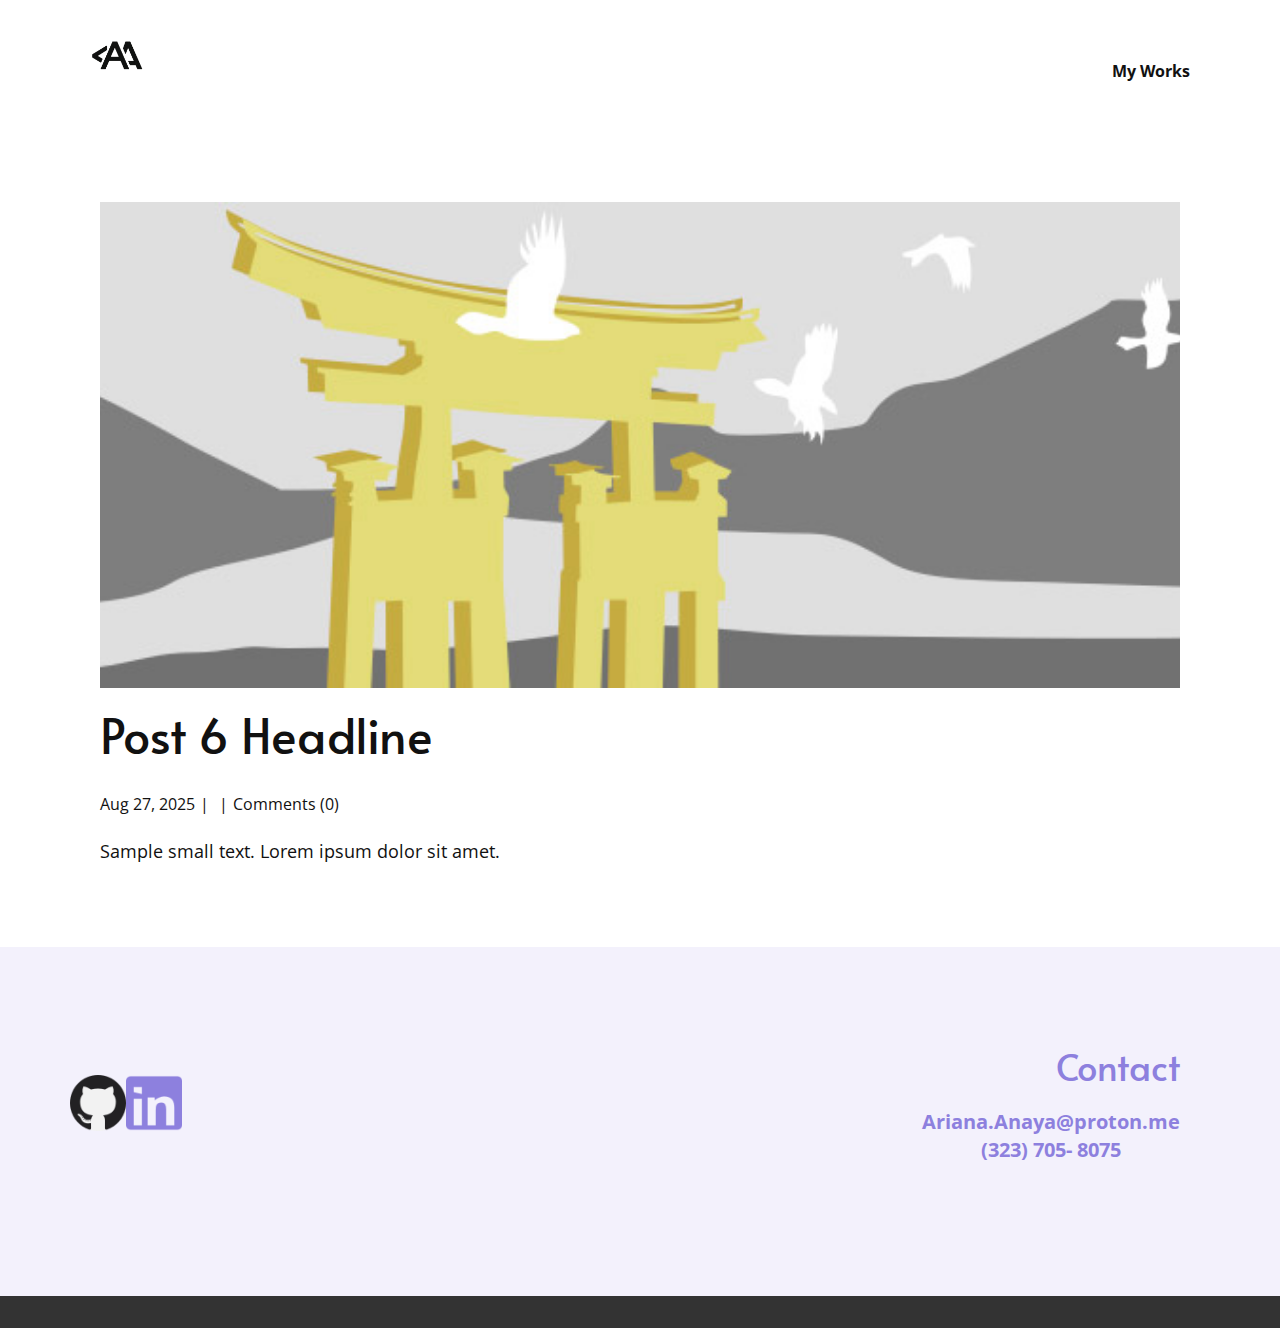
<file: blog/post-5.html>
<!DOCTYPE html>
<html style="font-size: 16px;" lang="en"><head>
    <meta name="viewport" content="width=device-width, initial-scale=1.0">
    <meta charset="utf-8">
    <meta name="keywords" content="Post 1 Headline">
    <meta name="description" content="">
    <title>Post 6 Headline</title>
    <link rel="stylesheet" href="../nicepage.css" media="screen">
<link rel="stylesheet" href="../Post-Template.css" media="screen">
    <script class="u-script" type="text/javascript" src="../jquery.js" defer=""></script>
    <script class="u-script" type="text/javascript" src="../nicepage.js" defer=""></script>
    <meta name="generator" content="Nicepage 7.12.16, nicepage.com">
    
    
    
    <link id="u-page-google-font" rel="stylesheet" href="https://fonts.googleapis.com/css2?display=swap&amp;family=Open+Sans:ital,wght@0,300;0,400;0,500;0,600;0,700;0,800;1,300;1,400;1,500;1,600;1,700;1,800&amp;family=Alata:wght@400">
    <script type="application/ld+json">{
		"@context": "http://schema.org",
		"@type": "Organization",
		"name": "",
		"logo": "images/ChatGPTImageAug27202512_13_27PM.png",
		"sameAs": [
				"https://github.com/Ariana-Anaya",
				"https://www.linkedin.com/in/ariana-anaya1/"
		]
}</script>
    <meta name="theme-color" content="#8d80de">
  <meta data-intl-tel-input-cdn-path="intlTelInput/"></head>
  <body data-path-to-root="./" data-include-products="false" class="u-body u-xl-mode" data-lang="en"><header class="u-clearfix u-header u-header" id="sec-d472"><div class="u-clearfix u-sheet u-valign-middle u-sheet-1">
        <a href="#" class="u-image u-logo u-image-1" data-image-width="1536" data-image-height="1024">
          <img src="../images/ChatGPTImageAug27202512_13_27PM.png" class="u-logo-image u-logo-image-1">
        </a>
        <nav class="u-menu u-menu-one-level u-offcanvas u-menu-1" role="navigation" aria-label="Menu navigation">
          <div class="menu-collapse" style="font-size: 1rem; letter-spacing: 0px; font-weight: 700;">
            <a class="u-button-style u-custom-left-right-menu-spacing u-custom-padding-bottom u-custom-text-hover-color u-custom-top-bottom-menu-spacing u-hamburger-link u-nav-link u-text-active-palette-1-base u-text-hover-palette-2-base" href="#" tabindex="-1" aria-label="Open menu" aria-controls="5fca">
              <svg class="u-svg-link" viewBox="0 0 24 24"><use xlink:href="#menu-hamburger"></use></svg>
              <svg class="u-svg-content" version="1.1" id="menu-hamburger" viewBox="0 0 16 16" x="0px" y="0px" xmlns:xlink="http://www.w3.org/1999/xlink" xmlns="http://www.w3.org/2000/svg"><g><rect y="1" width="16" height="2"></rect><rect y="7" width="16" height="2"></rect><rect y="13" width="16" height="2"></rect>
</g></svg>
            </a>
          </div>
          <div class="u-custom-menu u-nav-container">
            <ul class="u-nav u-unstyled u-nav-1" role="menubar"><li role="none" class="u-nav-item"><a tabindex="-1" role="menuitem" class="u-button-style u-nav-link u-text-active-palette-1-base u-text-hover-palette-1-base" aria-haspopup="true" style="padding: 10px 20px;">My Works</a>
</li></ul>
          </div>
          <div class="u-custom-menu u-nav-container-collapse" id="5fca" role="region" aria-label="Menu panel">
            <div class="u-black u-container-style u-inner-container-layout u-opacity u-opacity-95 u-sidenav">
              <div class="u-inner-container-layout u-sidenav-overflow">
                <div class="u-menu-close" tabindex="-1" aria-label="Close menu"></div>
                <ul class="u-align-center u-nav u-popupmenu-items u-unstyled u-nav-2" role="menubar"><li role="none" class="u-nav-item"><a tabindex="-1" role="menuitem" class="u-button-style u-nav-link" aria-haspopup="true">My Works</a>
</li></ul>
              </div>
            </div>
            <div class="u-black u-menu-overlay u-opacity u-opacity-70"></div>
          </div>
        </nav>
      </div></header>
    <section class="u-align-center u-clearfix u-section-1" id="block-1">
      <div class="u-clearfix u-sheet u-valign-middle-md u-valign-middle-sm u-valign-middle-xs u-sheet-1"><!--post_details--><!--post_details_options_json--><!--{"source":""}--><!--/post_details_options_json--><!--blog_post-->
        <div class="u-container-style u-expanded-width u-post-details u-post-details-1">
          <div class="u-container-layout u-valign-middle u-container-layout-1"><!--blog_post_image-->
            <img alt="" class="u-blog-control u-expanded-width u-image u-image-default u-image-1" src="../images/8ad73f3c.jpeg"><!--/blog_post_image--><!--blog_post_header-->
            <h2 class="u-blog-control u-text u-text-1">Post 6 Headline</h2><!--/blog_post_header--><!--blog_post_metadata-->
            <div class="u-blog-control u-metadata u-metadata-1"><!--blog_post_metadata_date--><span class="u-meta-date u-meta-icon">Aug 27, 2025</span><!--/blog_post_metadata_date--><!--blog_post_metadata_category--><span class="u-meta-category u-meta-icon"></span><!--/blog_post_metadata_category--><!--blog_post_metadata_comments--><span class="u-meta-comments u-meta-icon"><!--blog_post_metadata_comments_content-->Comments (0)<!--/blog_post_metadata_comments_content--></span><!--/blog_post_metadata_comments-->
            </div><!--/blog_post_metadata--><!--blog_post_content-->
            <div class="u-align-justify u-blog-control u-post-content u-text u-text-2 fr-view">
  <p>Sample small text. Lorem ipsum dolor sit amet.</p>
  </div><!--/blog_post_content-->
          </div>
        </div><!--/blog_post--><!--/post_details-->
      </div>
    </section>
    
    
    
    <footer class="u-align-center u-clearfix u-container-align-center u-footer u-palette-1-light-3 u-footer" id="sec-fb34"><div class="u-clearfix u-sheet u-valign-middle-lg u-valign-middle-sm u-valign-middle-xs u-sheet-1">
        <div class="data-layout-selected u-clearfix u-expanded-width u-layout-wrap u-layout-wrap-1">
          <div class="u-layout">
            <div class="u-layout-row">
              <div class="u-container-style u-layout-cell u-size-26 u-layout-cell-1">
                <div class="u-container-layout u-valign-top-lg u-valign-top-md u-valign-top-sm u-valign-top-xs u-container-layout-1">
                  <div class="u-social-icons u-social-icons-1">
                    <a class="u-social-url" title="twitter" target="_blank" href="https://github.com/Ariana-Anaya"><span class="u-file-icon u-icon u-social-icon u-social-twitter u-icon-1"><img src="../images/919847.png" alt=""></span>
                    </a>
                    <a class="u-social-url" title="instagram" target="_blank" href="https://www.linkedin.com/in/ariana-anaya1/"><span class="u-file-icon u-icon u-social-icon u-social-instagram u-text-palette-1-base u-icon-2"><img src="../images/618-ce948a41.png" alt=""></span>
                    </a>
                  </div>
                </div>
              </div>
              <div class="u-container-style u-layout-cell u-size-34 u-layout-cell-2">
                <div class="u-container-layout u-container-layout-2">
                  <h3 class="u-text u-text-default u-text-palette-1-base u-text-1">Contact</h3>
                  <a href="#" class="u-active-none u-border-none u-btn u-button-link u-button-style u-hover-none u-none u-text-palette-1-base u-btn-1">Ariana.Anaya@proton.me<br>(323) 705- 8075 
                  </a>
                </div>
              </div>
            </div>
          </div>
        </div>
      </div></footer>
    <section class="u-backlink u-clearfix u-grey-80"></section>
  
</body></html>
</file>
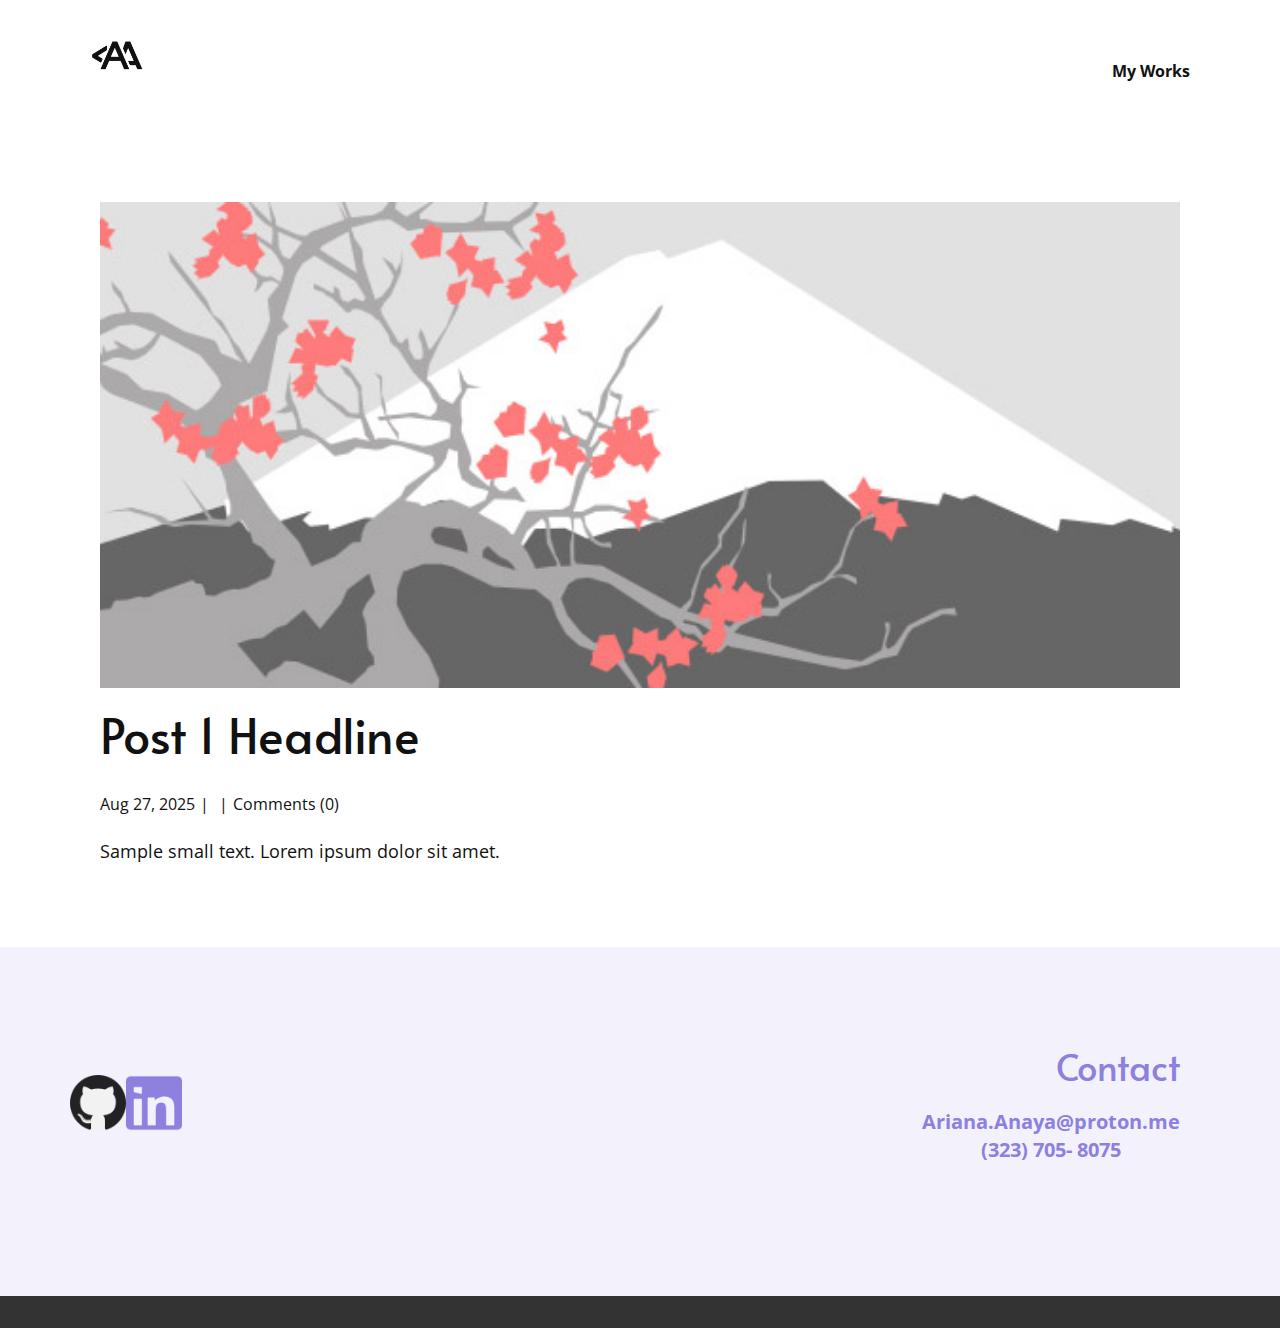
<file: blog/post.html>
<!DOCTYPE html>
<html style="font-size: 16px;" lang="en"><head>
    <meta name="viewport" content="width=device-width, initial-scale=1.0">
    <meta charset="utf-8">
    <meta name="keywords" content="Post 1 Headline">
    <meta name="description" content="">
    <title>Post 1 Headline</title>
    <link rel="stylesheet" href="../nicepage.css" media="screen">
<link rel="stylesheet" href="../Post-Template.css" media="screen">
    <script class="u-script" type="text/javascript" src="../jquery.js" defer=""></script>
    <script class="u-script" type="text/javascript" src="../nicepage.js" defer=""></script>
    <meta name="generator" content="Nicepage 7.12.16, nicepage.com">
    
    
    
    <link id="u-page-google-font" rel="stylesheet" href="https://fonts.googleapis.com/css2?display=swap&amp;family=Open+Sans:ital,wght@0,300;0,400;0,500;0,600;0,700;0,800;1,300;1,400;1,500;1,600;1,700;1,800&amp;family=Alata:wght@400">
    <script type="application/ld+json">{
		"@context": "http://schema.org",
		"@type": "Organization",
		"name": "",
		"logo": "images/ChatGPTImageAug27202512_13_27PM.png",
		"sameAs": [
				"https://github.com/Ariana-Anaya",
				"https://www.linkedin.com/in/ariana-anaya1/"
		]
}</script>
    <meta name="theme-color" content="#8d80de">
  <meta data-intl-tel-input-cdn-path="intlTelInput/"></head>
  <body data-path-to-root="./" data-include-products="false" class="u-body u-xl-mode" data-lang="en"><header class="u-clearfix u-header u-header" id="sec-d472"><div class="u-clearfix u-sheet u-valign-middle u-sheet-1">
        <a href="#" class="u-image u-logo u-image-1" data-image-width="1536" data-image-height="1024">
          <img src="../images/ChatGPTImageAug27202512_13_27PM.png" class="u-logo-image u-logo-image-1">
        </a>
        <nav class="u-menu u-menu-one-level u-offcanvas u-menu-1" role="navigation" aria-label="Menu navigation">
          <div class="menu-collapse" style="font-size: 1rem; letter-spacing: 0px; font-weight: 700;">
            <a class="u-button-style u-custom-left-right-menu-spacing u-custom-padding-bottom u-custom-text-hover-color u-custom-top-bottom-menu-spacing u-hamburger-link u-nav-link u-text-active-palette-1-base u-text-hover-palette-2-base" href="#" tabindex="-1" aria-label="Open menu" aria-controls="5fca">
              <svg class="u-svg-link" viewBox="0 0 24 24"><use xlink:href="#menu-hamburger"></use></svg>
              <svg class="u-svg-content" version="1.1" id="menu-hamburger" viewBox="0 0 16 16" x="0px" y="0px" xmlns:xlink="http://www.w3.org/1999/xlink" xmlns="http://www.w3.org/2000/svg"><g><rect y="1" width="16" height="2"></rect><rect y="7" width="16" height="2"></rect><rect y="13" width="16" height="2"></rect>
</g></svg>
            </a>
          </div>
          <div class="u-custom-menu u-nav-container">
            <ul class="u-nav u-unstyled u-nav-1" role="menubar"><li role="none" class="u-nav-item"><a tabindex="-1" role="menuitem" class="u-button-style u-nav-link u-text-active-palette-1-base u-text-hover-palette-1-base" aria-haspopup="true" style="padding: 10px 20px;">My Works</a>
</li></ul>
          </div>
          <div class="u-custom-menu u-nav-container-collapse" id="5fca" role="region" aria-label="Menu panel">
            <div class="u-black u-container-style u-inner-container-layout u-opacity u-opacity-95 u-sidenav">
              <div class="u-inner-container-layout u-sidenav-overflow">
                <div class="u-menu-close" tabindex="-1" aria-label="Close menu"></div>
                <ul class="u-align-center u-nav u-popupmenu-items u-unstyled u-nav-2" role="menubar"><li role="none" class="u-nav-item"><a tabindex="-1" role="menuitem" class="u-button-style u-nav-link" aria-haspopup="true">My Works</a>
</li></ul>
              </div>
            </div>
            <div class="u-black u-menu-overlay u-opacity u-opacity-70"></div>
          </div>
        </nav>
      </div></header>
    <section class="u-align-center u-clearfix u-section-1" id="block-1">
      <div class="u-clearfix u-sheet u-valign-middle-md u-valign-middle-sm u-valign-middle-xs u-sheet-1"><!--post_details--><!--post_details_options_json--><!--{"source":""}--><!--/post_details_options_json--><!--blog_post-->
        <div class="u-container-style u-expanded-width u-post-details u-post-details-1">
          <div class="u-container-layout u-valign-middle u-container-layout-1"><!--blog_post_image-->
            <img alt="" class="u-blog-control u-expanded-width u-image u-image-default u-image-1" src="../images/0fd3416c.jpeg"><!--/blog_post_image--><!--blog_post_header-->
            <h2 class="u-blog-control u-text u-text-1">Post 1 Headline</h2><!--/blog_post_header--><!--blog_post_metadata-->
            <div class="u-blog-control u-metadata u-metadata-1"><!--blog_post_metadata_date--><span class="u-meta-date u-meta-icon">Aug 27, 2025</span><!--/blog_post_metadata_date--><!--blog_post_metadata_category--><span class="u-meta-category u-meta-icon"></span><!--/blog_post_metadata_category--><!--blog_post_metadata_comments--><span class="u-meta-comments u-meta-icon"><!--blog_post_metadata_comments_content-->Comments (0)<!--/blog_post_metadata_comments_content--></span><!--/blog_post_metadata_comments-->
            </div><!--/blog_post_metadata--><!--blog_post_content-->
            <div class="u-align-justify u-blog-control u-post-content u-text u-text-2 fr-view">
  <p>Sample small text. Lorem ipsum dolor sit amet.</p>
  </div><!--/blog_post_content-->
          </div>
        </div><!--/blog_post--><!--/post_details-->
      </div>
    </section>
    
    
    
    <footer class="u-align-center u-clearfix u-container-align-center u-footer u-palette-1-light-3 u-footer" id="sec-fb34"><div class="u-clearfix u-sheet u-valign-middle-lg u-valign-middle-sm u-valign-middle-xs u-sheet-1">
        <div class="data-layout-selected u-clearfix u-expanded-width u-layout-wrap u-layout-wrap-1">
          <div class="u-layout">
            <div class="u-layout-row">
              <div class="u-container-style u-layout-cell u-size-26 u-layout-cell-1">
                <div class="u-container-layout u-valign-top-lg u-valign-top-md u-valign-top-sm u-valign-top-xs u-container-layout-1">
                  <div class="u-social-icons u-social-icons-1">
                    <a class="u-social-url" title="twitter" target="_blank" href="https://github.com/Ariana-Anaya"><span class="u-file-icon u-icon u-social-icon u-social-twitter u-icon-1"><img src="../images/919847.png" alt=""></span>
                    </a>
                    <a class="u-social-url" title="instagram" target="_blank" href="https://www.linkedin.com/in/ariana-anaya1/"><span class="u-file-icon u-icon u-social-icon u-social-instagram u-text-palette-1-base u-icon-2"><img src="../images/618-ce948a41.png" alt=""></span>
                    </a>
                  </div>
                </div>
              </div>
              <div class="u-container-style u-layout-cell u-size-34 u-layout-cell-2">
                <div class="u-container-layout u-container-layout-2">
                  <h3 class="u-text u-text-default u-text-palette-1-base u-text-1">Contact</h3>
                  <a href="#" class="u-active-none u-border-none u-btn u-button-link u-button-style u-hover-none u-none u-text-palette-1-base u-btn-1">Ariana.Anaya@proton.me<br>(323) 705- 8075 
                  </a>
                </div>
              </div>
            </div>
          </div>
        </div>
      </div></footer>
    <section class="u-backlink u-clearfix u-grey-80"></section>
  
</body></html>
</file>
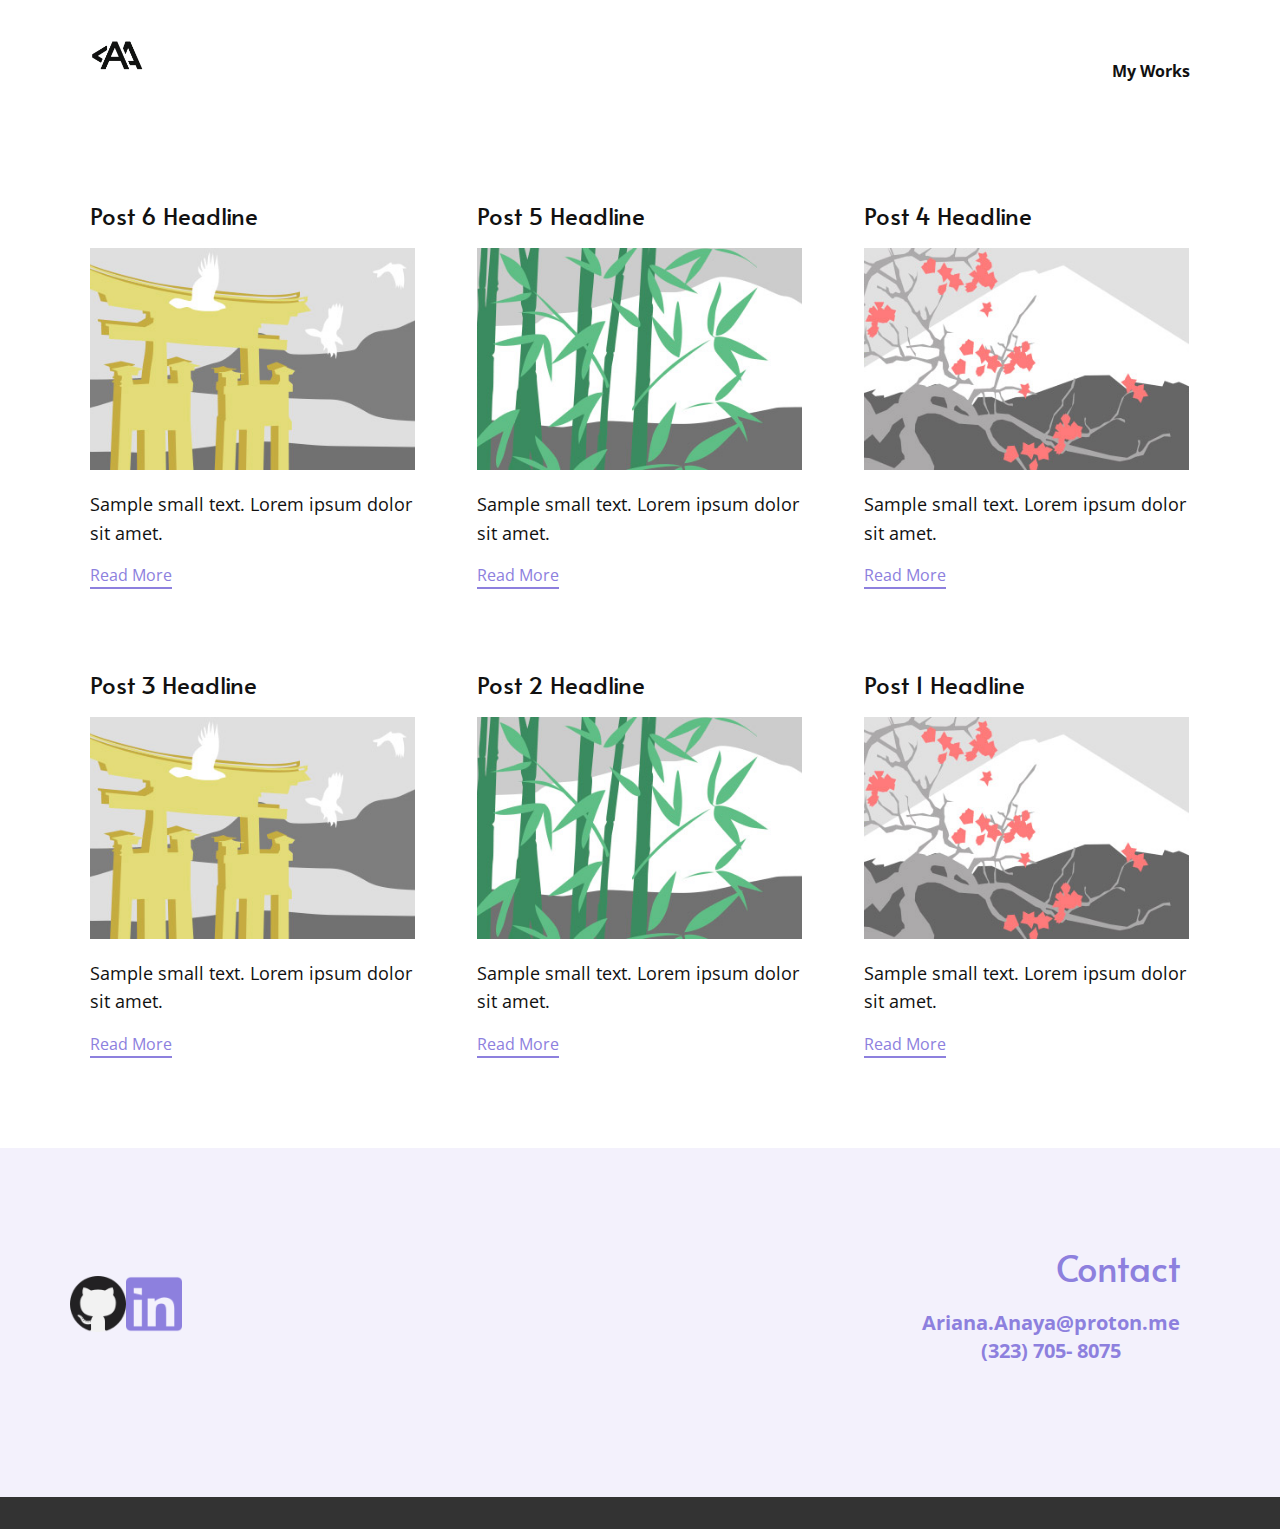
<file: WebSite6557663/blog/blog.html>
<!DOCTYPE html>
<html style="font-size: 16px;" lang="en"><head>
    <meta name="viewport" content="width=device-width, initial-scale=1.0">
    <meta charset="utf-8">
    <meta name="keywords" content="">
    <meta name="description" content="">
    <title>Blog</title>
    <link rel="stylesheet" href="../nicepage.css" media="screen">
<link rel="stylesheet" href="../Blog-Template.css" media="screen">
    <script class="u-script" type="text/javascript" src="../jquery.js" defer=""></script>
    <script class="u-script" type="text/javascript" src="../nicepage.js" defer=""></script>
    <meta name="generator" content="Nicepage 7.12.16, nicepage.com">
    
    
    
    <link id="u-page-google-font" rel="stylesheet" href="https://fonts.googleapis.com/css2?display=swap&amp;family=Open+Sans:ital,wght@0,300;0,400;0,500;0,600;0,700;0,800;1,300;1,400;1,500;1,600;1,700;1,800&amp;family=Alata:wght@400">
    <script type="application/ld+json">{
		"@context": "http://schema.org",
		"@type": "Organization",
		"name": "",
		"logo": "images/ChatGPTImageAug27202512_13_27PM.png",
		"sameAs": [
				"https://github.com/Ariana-Anaya",
				"https://www.linkedin.com/in/ariana-anaya1/"
		]
}</script>
    <meta name="theme-color" content="#8d80de">
  <meta data-intl-tel-input-cdn-path="intlTelInput/"></head>
  <body data-path-to-root="../" data-include-products="false" class="u-body u-xl-mode" data-lang="en"><header class="u-clearfix u-header u-header" id="sec-d472"><div class="u-clearfix u-sheet u-valign-middle u-sheet-1">
        <a href="#" class="u-image u-logo u-image-1" data-image-width="1536" data-image-height="1024">
          <img src="../images/ChatGPTImageAug27202512_13_27PM.png" class="u-logo-image u-logo-image-1">
        </a>
        <nav class="u-menu u-menu-one-level u-offcanvas u-menu-1" role="navigation" aria-label="Menu navigation">
          <div class="menu-collapse" style="font-size: 1rem; letter-spacing: 0px; font-weight: 700;">
            <a class="u-button-style u-custom-left-right-menu-spacing u-custom-padding-bottom u-custom-text-hover-color u-custom-top-bottom-menu-spacing u-hamburger-link u-nav-link u-text-active-palette-1-base u-text-hover-palette-2-base" href="#" tabindex="-1" aria-label="Open menu" aria-controls="5fca">
              <svg class="u-svg-link" viewBox="0 0 24 24"><use xlink:href="#menu-hamburger"></use></svg>
              <svg class="u-svg-content" version="1.1" id="menu-hamburger" viewBox="0 0 16 16" x="0px" y="0px" xmlns:xlink="http://www.w3.org/1999/xlink" xmlns="http://www.w3.org/2000/svg"><g><rect y="1" width="16" height="2"></rect><rect y="7" width="16" height="2"></rect><rect y="13" width="16" height="2"></rect>
</g></svg>
            </a>
          </div>
          <div class="u-custom-menu u-nav-container">
            <ul class="u-nav u-unstyled u-nav-1" role="menubar"><li role="none" class="u-nav-item"><a tabindex="-1" role="menuitem" class="u-button-style u-nav-link u-text-active-palette-1-base u-text-hover-palette-1-base" aria-haspopup="true" style="padding: 10px 20px;">My Works</a>
</li></ul>
          </div>
          <div class="u-custom-menu u-nav-container-collapse" id="5fca" role="region" aria-label="Menu panel">
            <div class="u-black u-container-style u-inner-container-layout u-opacity u-opacity-95 u-sidenav">
              <div class="u-inner-container-layout u-sidenav-overflow">
                <div class="u-menu-close" tabindex="-1" aria-label="Close menu"></div>
                <ul class="u-align-center u-nav u-popupmenu-items u-unstyled u-nav-2" role="menubar"><li role="none" class="u-nav-item"><a tabindex="-1" role="menuitem" class="u-button-style u-nav-link" aria-haspopup="true">My Works</a>
</li></ul>
              </div>
            </div>
            <div class="u-black u-menu-overlay u-opacity u-opacity-70"></div>
          </div>
        </nav>
      </div></header>
    <section class="u-clearfix u-section-1" id="block-1">
      <div class="u-clearfix u-sheet u-valign-middle u-sheet-1"><!--blog--><!--blog_options_json--><!--{"type":"Recent","source":"","tags":"","count":""}--><!--/blog_options_json-->
        <div class="u-blog u-expanded-width u-repeater u-repeater-1" data-blog-id="blog-1"><!--blog_post-->
          <div class="u-blog-post u-container-style u-repeater-item u-white u-repeater-item-1">
            <div class="u-container-layout u-similar-container u-valign-top u-container-layout-1"><!--blog_post_header-->
              <h4 class="u-blog-control u-text u-text-1">
                <a class="u-post-header-link" href="../blog/post-5.html">Post 6 Headline</a>
              </h4><!--/blog_post_header--><!--blog_post_image-->
              <img alt="" class="u-blog-control u-expanded-width u-image u-image-default u-image-1" src="../images/8ad73f3c.jpeg" data-href="../blog/post-5.html"><!--/blog_post_image--><!--blog_post_content-->
              <div class="u-blog-control u-post-content u-text u-text-2 fr-view">Sample small text. Lorem ipsum dolor sit amet.</div><!--/blog_post_content--><!--blog_post_readmore-->
              <a href="../blog/post-5.html" class="u-blog-control u-border-2 u-border-palette-1-base u-btn u-btn-rectangle u-button-style u-none u-btn-1"><!--blog_post_readmore_content--><!--options_json--><!--{"content":"","defaultValue":"Read More"}--><!--/options_json-->Read More<!--/blog_post_readmore_content--></a><!--/blog_post_readmore-->
            </div>
          </div><div class="u-blog-post u-container-style u-repeater-item u-video-cover u-white">
            <div class="u-container-layout u-similar-container u-valign-top u-container-layout-2"><!--blog_post_header-->
              <h4 class="u-blog-control u-text u-text-3">
                <a class="u-post-header-link" href="../blog/post-4.html">Post 5 Headline</a>
              </h4><!--/blog_post_header--><!--blog_post_image-->
              <img alt="" class="u-blog-control u-expanded-width u-image u-image-default u-image-2" src="../images/68f64b9d.jpeg" data-href="../blog/post-4.html"><!--/blog_post_image--><!--blog_post_content-->
              <div class="u-blog-control u-post-content u-text u-text-4 fr-view">Sample small text. Lorem ipsum dolor sit amet.</div><!--/blog_post_content--><!--blog_post_readmore-->
              <a href="../blog/post-4.html" class="u-blog-control u-border-2 u-border-palette-1-base u-btn u-btn-rectangle u-button-style u-none u-btn-2"><!--blog_post_readmore_content--><!--options_json--><!--{"content":"","defaultValue":"Read More"}--><!--/options_json-->Read More<!--/blog_post_readmore_content--></a><!--/blog_post_readmore-->
            </div>
          </div><div class="u-blog-post u-container-style u-repeater-item u-video-cover u-white">
            <div class="u-container-layout u-similar-container u-valign-top u-container-layout-3"><!--blog_post_header-->
              <h4 class="u-blog-control u-text u-text-5">
                <a class="u-post-header-link" href="../blog/post-3.html">Post 4 Headline</a>
              </h4><!--/blog_post_header--><!--blog_post_image-->
              <img alt="" class="u-blog-control u-expanded-width u-image u-image-default u-image-3" src="../images/0fd3416c.jpeg" data-href="../blog/post-3.html"><!--/blog_post_image--><!--blog_post_content-->
              <div class="u-blog-control u-post-content u-text u-text-6 fr-view">Sample small text. Lorem ipsum dolor sit amet.</div><!--/blog_post_content--><!--blog_post_readmore-->
              <a href="../blog/post-3.html" class="u-blog-control u-border-2 u-border-palette-1-base u-btn u-btn-rectangle u-button-style u-none u-btn-3"><!--blog_post_readmore_content--><!--options_json--><!--{"content":"","defaultValue":"Read More"}--><!--/options_json-->Read More<!--/blog_post_readmore_content--></a><!--/blog_post_readmore-->
            </div>
          </div><div class="u-blog-post u-container-style u-repeater-item u-white u-repeater-item-1">
            <div class="u-container-layout u-similar-container u-valign-top u-container-layout-1"><!--blog_post_header-->
              <h4 class="u-blog-control u-text u-text-1">
                <a class="u-post-header-link" href="../blog/post-2.html">Post 3 Headline</a>
              </h4><!--/blog_post_header--><!--blog_post_image-->
              <img alt="" class="u-blog-control u-expanded-width u-image u-image-default u-image-1" src="../images/8ad73f3c.jpeg" data-href="../blog/post-2.html"><!--/blog_post_image--><!--blog_post_content-->
              <div class="u-blog-control u-post-content u-text u-text-2 fr-view">Sample small text. Lorem ipsum dolor sit amet.</div><!--/blog_post_content--><!--blog_post_readmore-->
              <a href="../blog/post-2.html" class="u-blog-control u-border-2 u-border-palette-1-base u-btn u-btn-rectangle u-button-style u-none u-btn-1"><!--blog_post_readmore_content--><!--options_json--><!--{"content":"","defaultValue":"Read More"}--><!--/options_json-->Read More<!--/blog_post_readmore_content--></a><!--/blog_post_readmore-->
            </div>
          </div><div class="u-blog-post u-container-style u-repeater-item u-video-cover u-white">
            <div class="u-container-layout u-similar-container u-valign-top u-container-layout-2"><!--blog_post_header-->
              <h4 class="u-blog-control u-text u-text-3">
                <a class="u-post-header-link" href="../blog/post-1.html">Post 2 Headline</a>
              </h4><!--/blog_post_header--><!--blog_post_image-->
              <img alt="" class="u-blog-control u-expanded-width u-image u-image-default u-image-2" src="../images/68f64b9d.jpeg" data-href="../blog/post-1.html"><!--/blog_post_image--><!--blog_post_content-->
              <div class="u-blog-control u-post-content u-text u-text-4 fr-view">Sample small text. Lorem ipsum dolor sit amet.</div><!--/blog_post_content--><!--blog_post_readmore-->
              <a href="../blog/post-1.html" class="u-blog-control u-border-2 u-border-palette-1-base u-btn u-btn-rectangle u-button-style u-none u-btn-2"><!--blog_post_readmore_content--><!--options_json--><!--{"content":"","defaultValue":"Read More"}--><!--/options_json-->Read More<!--/blog_post_readmore_content--></a><!--/blog_post_readmore-->
            </div>
          </div><div class="u-blog-post u-container-style u-repeater-item u-video-cover u-white">
            <div class="u-container-layout u-similar-container u-valign-top u-container-layout-3"><!--blog_post_header-->
              <h4 class="u-blog-control u-text u-text-5">
                <a class="u-post-header-link" href="../blog/post.html">Post 1 Headline</a>
              </h4><!--/blog_post_header--><!--blog_post_image-->
              <img alt="" class="u-blog-control u-expanded-width u-image u-image-default u-image-3" src="../images/0fd3416c.jpeg" data-href="../blog/post.html"><!--/blog_post_image--><!--blog_post_content-->
              <div class="u-blog-control u-post-content u-text u-text-6 fr-view">Sample small text. Lorem ipsum dolor sit amet.</div><!--/blog_post_content--><!--blog_post_readmore-->
              <a href="../blog/post.html" class="u-blog-control u-border-2 u-border-palette-1-base u-btn u-btn-rectangle u-button-style u-none u-btn-3"><!--blog_post_readmore_content--><!--options_json--><!--{"content":"","defaultValue":"Read More"}--><!--/options_json-->Read More<!--/blog_post_readmore_content--></a><!--/blog_post_readmore-->
            </div>
          </div><!--/blog_post--><!--blog_post-->
          <!--/blog_post--><!--blog_post-->
          <!--/blog_post-->
        </div><!--/blog-->
      </div>
    </section>
    
    
    
    <footer class="u-align-center u-clearfix u-container-align-center u-footer u-palette-1-light-3 u-footer" id="sec-fb34"><div class="u-clearfix u-sheet u-valign-middle-lg u-valign-middle-md u-valign-middle-sm u-valign-middle-xs u-sheet-1">
        <div class="data-layout-selected u-clearfix u-expanded-width u-layout-wrap u-layout-wrap-1">
          <div class="u-layout">
            <div class="u-layout-row">
              <div class="u-container-style u-layout-cell u-size-26 u-layout-cell-1">
                <div class="u-container-layout u-valign-top-lg u-valign-top-md u-valign-top-sm u-valign-top-xs u-container-layout-1">
                  <div class="u-social-icons u-social-icons-1">
                    <a class="u-social-url" title="twitter" target="_blank" href="https://github.com/Ariana-Anaya"><span class="u-file-icon u-icon u-social-icon u-social-twitter u-icon-1"><img src="../images/919847.png" alt=""></span>
                    </a>
                    <a class="u-social-url" title="instagram" target="_blank" href="https://www.linkedin.com/in/ariana-anaya1/"><span class="u-file-icon u-icon u-social-icon u-social-instagram u-text-palette-1-base u-icon-2"><img src="../images/618-ce948a41.png" alt=""></span>
                    </a>
                  </div>
                </div>
              </div>
              <div class="u-container-style u-layout-cell u-size-34 u-layout-cell-2">
                <div class="u-container-layout u-container-layout-2">
                  <h3 class="u-text u-text-default u-text-palette-1-base u-text-1">Contact</h3>
                  <a href="#" class="u-active-none u-border-none u-btn u-button-link u-button-style u-hover-none u-none u-text-palette-1-base u-btn-1">Ariana.Anaya@proton.me<br>(323) 705- 8075 
                  </a>
                </div>
              </div>
            </div>
          </div>
        </div>
      </div></footer>
    <section class="u-backlink u-clearfix u-grey-80"></section>
  
</body></html>
</file>
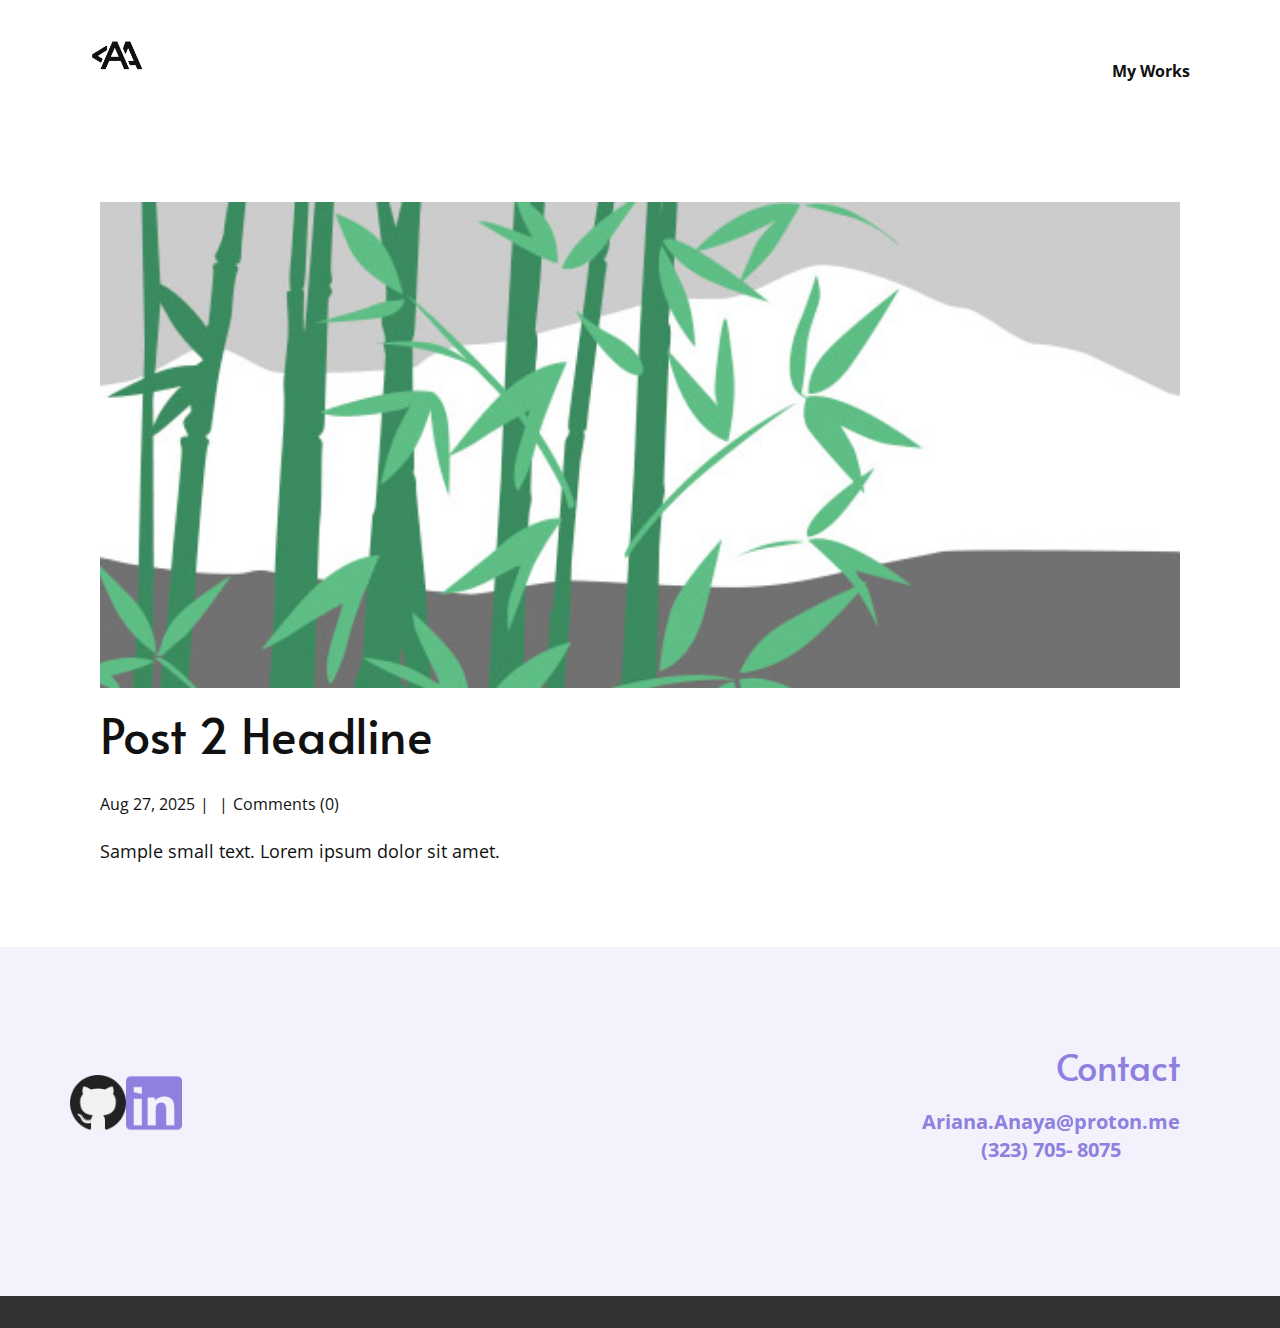
<file: WebSite6557663/blog/post-1.html>
<!DOCTYPE html>
<html style="font-size: 16px;" lang="en"><head>
    <meta name="viewport" content="width=device-width, initial-scale=1.0">
    <meta charset="utf-8">
    <meta name="keywords" content="Post 1 Headline">
    <meta name="description" content="">
    <title>Post 2 Headline</title>
    <link rel="stylesheet" href="../nicepage.css" media="screen">
<link rel="stylesheet" href="../Post-Template.css" media="screen">
    <script class="u-script" type="text/javascript" src="../jquery.js" defer=""></script>
    <script class="u-script" type="text/javascript" src="../nicepage.js" defer=""></script>
    <meta name="generator" content="Nicepage 7.12.16, nicepage.com">
    
    
    
    <link id="u-page-google-font" rel="stylesheet" href="https://fonts.googleapis.com/css2?display=swap&amp;family=Open+Sans:ital,wght@0,300;0,400;0,500;0,600;0,700;0,800;1,300;1,400;1,500;1,600;1,700;1,800&amp;family=Alata:wght@400">
    <script type="application/ld+json">{
		"@context": "http://schema.org",
		"@type": "Organization",
		"name": "",
		"logo": "images/ChatGPTImageAug27202512_13_27PM.png",
		"sameAs": [
				"https://github.com/Ariana-Anaya",
				"https://www.linkedin.com/in/ariana-anaya1/"
		]
}</script>
    <meta name="theme-color" content="#8d80de">
  <meta data-intl-tel-input-cdn-path="intlTelInput/"></head>
  <body data-path-to-root="./" data-include-products="false" class="u-body u-xl-mode" data-lang="en"><header class="u-clearfix u-header u-header" id="sec-d472"><div class="u-clearfix u-sheet u-valign-middle u-sheet-1">
        <a href="#" class="u-image u-logo u-image-1" data-image-width="1536" data-image-height="1024">
          <img src="../images/ChatGPTImageAug27202512_13_27PM.png" class="u-logo-image u-logo-image-1">
        </a>
        <nav class="u-menu u-menu-one-level u-offcanvas u-menu-1" role="navigation" aria-label="Menu navigation">
          <div class="menu-collapse" style="font-size: 1rem; letter-spacing: 0px; font-weight: 700;">
            <a class="u-button-style u-custom-left-right-menu-spacing u-custom-padding-bottom u-custom-text-hover-color u-custom-top-bottom-menu-spacing u-hamburger-link u-nav-link u-text-active-palette-1-base u-text-hover-palette-2-base" href="#" tabindex="-1" aria-label="Open menu" aria-controls="5fca">
              <svg class="u-svg-link" viewBox="0 0 24 24"><use xlink:href="#menu-hamburger"></use></svg>
              <svg class="u-svg-content" version="1.1" id="menu-hamburger" viewBox="0 0 16 16" x="0px" y="0px" xmlns:xlink="http://www.w3.org/1999/xlink" xmlns="http://www.w3.org/2000/svg"><g><rect y="1" width="16" height="2"></rect><rect y="7" width="16" height="2"></rect><rect y="13" width="16" height="2"></rect>
</g></svg>
            </a>
          </div>
          <div class="u-custom-menu u-nav-container">
            <ul class="u-nav u-unstyled u-nav-1" role="menubar"><li role="none" class="u-nav-item"><a tabindex="-1" role="menuitem" class="u-button-style u-nav-link u-text-active-palette-1-base u-text-hover-palette-1-base" aria-haspopup="true" style="padding: 10px 20px;">My Works</a>
</li></ul>
          </div>
          <div class="u-custom-menu u-nav-container-collapse" id="5fca" role="region" aria-label="Menu panel">
            <div class="u-black u-container-style u-inner-container-layout u-opacity u-opacity-95 u-sidenav">
              <div class="u-inner-container-layout u-sidenav-overflow">
                <div class="u-menu-close" tabindex="-1" aria-label="Close menu"></div>
                <ul class="u-align-center u-nav u-popupmenu-items u-unstyled u-nav-2" role="menubar"><li role="none" class="u-nav-item"><a tabindex="-1" role="menuitem" class="u-button-style u-nav-link" aria-haspopup="true">My Works</a>
</li></ul>
              </div>
            </div>
            <div class="u-black u-menu-overlay u-opacity u-opacity-70"></div>
          </div>
        </nav>
      </div></header>
    <section class="u-align-center u-clearfix u-section-1" id="block-1">
      <div class="u-clearfix u-sheet u-valign-middle-md u-valign-middle-sm u-valign-middle-xs u-sheet-1"><!--post_details--><!--post_details_options_json--><!--{"source":""}--><!--/post_details_options_json--><!--blog_post-->
        <div class="u-container-style u-expanded-width u-post-details u-post-details-1">
          <div class="u-container-layout u-valign-middle u-container-layout-1"><!--blog_post_image-->
            <img alt="" class="u-blog-control u-expanded-width u-image u-image-default u-image-1" src="../images/68f64b9d.jpeg"><!--/blog_post_image--><!--blog_post_header-->
            <h2 class="u-blog-control u-text u-text-1">Post 2 Headline</h2><!--/blog_post_header--><!--blog_post_metadata-->
            <div class="u-blog-control u-metadata u-metadata-1"><!--blog_post_metadata_date--><span class="u-meta-date u-meta-icon">Aug 27, 2025</span><!--/blog_post_metadata_date--><!--blog_post_metadata_category--><span class="u-meta-category u-meta-icon"></span><!--/blog_post_metadata_category--><!--blog_post_metadata_comments--><span class="u-meta-comments u-meta-icon"><!--blog_post_metadata_comments_content-->Comments (0)<!--/blog_post_metadata_comments_content--></span><!--/blog_post_metadata_comments-->
            </div><!--/blog_post_metadata--><!--blog_post_content-->
            <div class="u-align-justify u-blog-control u-post-content u-text u-text-2 fr-view">
  <p>Sample small text. Lorem ipsum dolor sit amet.</p>
  </div><!--/blog_post_content-->
          </div>
        </div><!--/blog_post--><!--/post_details-->
      </div>
    </section>
    
    
    
    <footer class="u-align-center u-clearfix u-container-align-center u-footer u-palette-1-light-3 u-footer" id="sec-fb34"><div class="u-clearfix u-sheet u-valign-middle-lg u-valign-middle-md u-valign-middle-sm u-valign-middle-xs u-sheet-1">
        <div class="data-layout-selected u-clearfix u-expanded-width u-layout-wrap u-layout-wrap-1">
          <div class="u-layout">
            <div class="u-layout-row">
              <div class="u-container-style u-layout-cell u-size-26 u-layout-cell-1">
                <div class="u-container-layout u-valign-top-lg u-valign-top-md u-valign-top-sm u-valign-top-xs u-container-layout-1">
                  <div class="u-social-icons u-social-icons-1">
                    <a class="u-social-url" title="twitter" target="_blank" href="https://github.com/Ariana-Anaya"><span class="u-file-icon u-icon u-social-icon u-social-twitter u-icon-1"><img src="../images/919847.png" alt=""></span>
                    </a>
                    <a class="u-social-url" title="instagram" target="_blank" href="https://www.linkedin.com/in/ariana-anaya1/"><span class="u-file-icon u-icon u-social-icon u-social-instagram u-text-palette-1-base u-icon-2"><img src="../images/618-ce948a41.png" alt=""></span>
                    </a>
                  </div>
                </div>
              </div>
              <div class="u-container-style u-layout-cell u-size-34 u-layout-cell-2">
                <div class="u-container-layout u-container-layout-2">
                  <h3 class="u-text u-text-default u-text-palette-1-base u-text-1">Contact</h3>
                  <a href="#" class="u-active-none u-border-none u-btn u-button-link u-button-style u-hover-none u-none u-text-palette-1-base u-btn-1">Ariana.Anaya@proton.me<br>(323) 705- 8075 
                  </a>
                </div>
              </div>
            </div>
          </div>
        </div>
      </div></footer>
    <section class="u-backlink u-clearfix u-grey-80"></section>
  
</body></html>
</file>
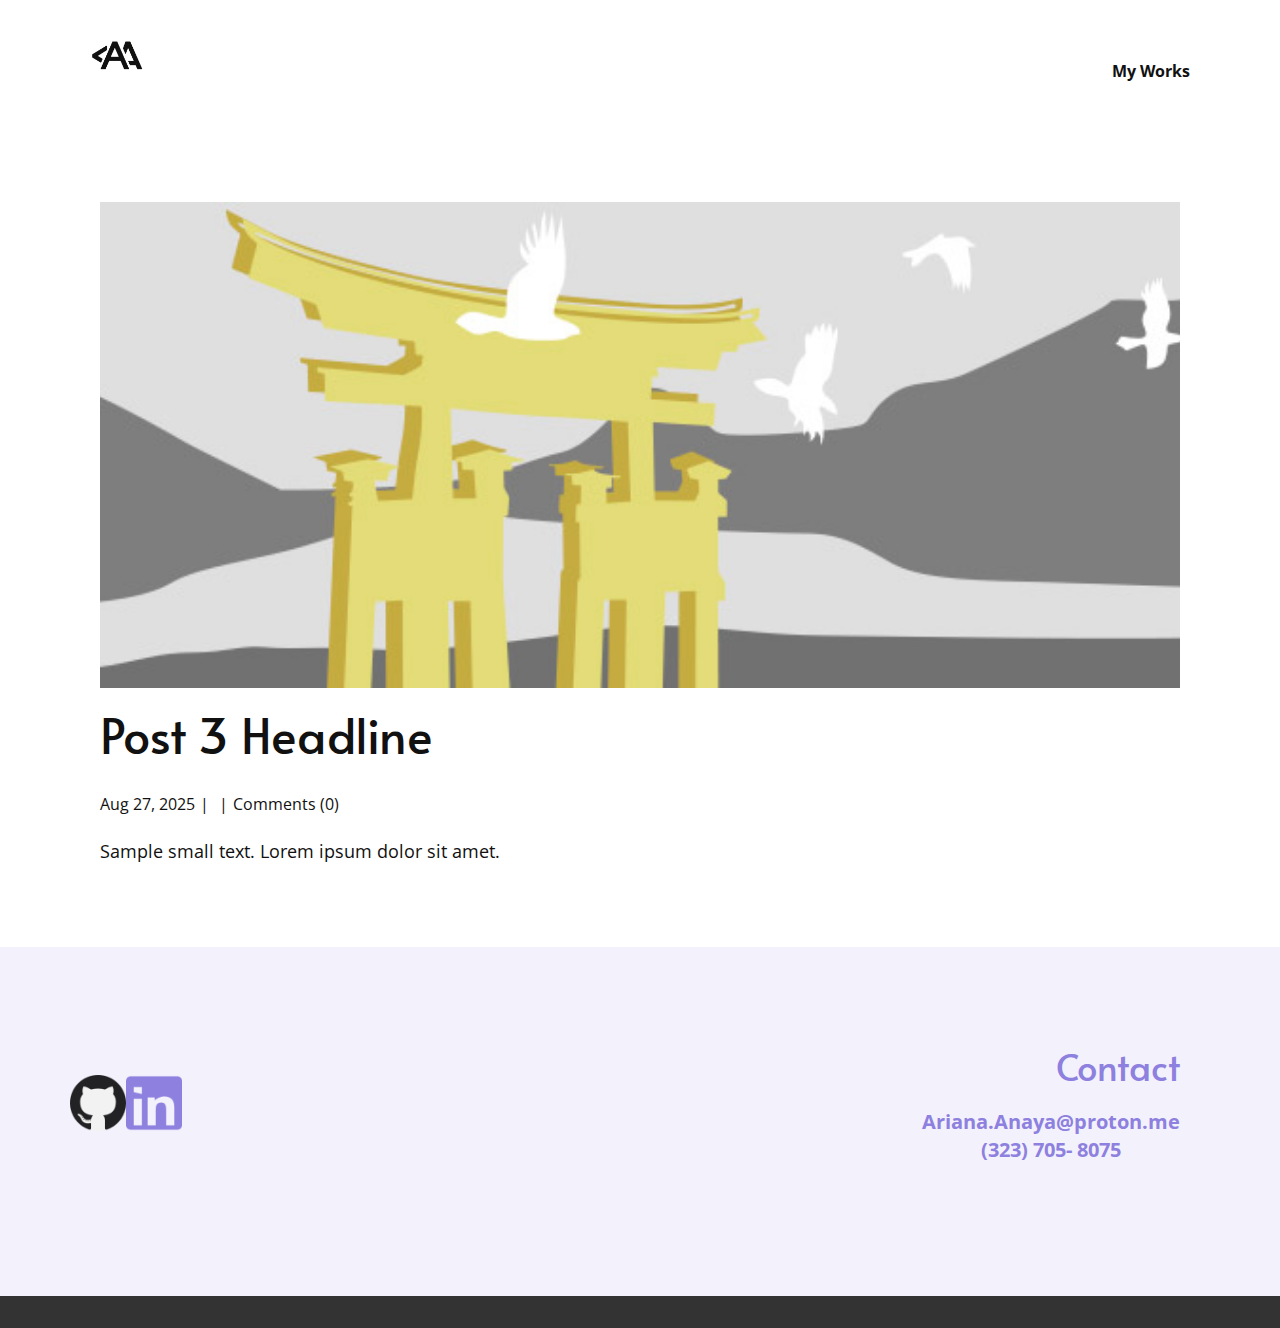
<file: WebSite6557663/blog/post-2.html>
<!DOCTYPE html>
<html style="font-size: 16px;" lang="en"><head>
    <meta name="viewport" content="width=device-width, initial-scale=1.0">
    <meta charset="utf-8">
    <meta name="keywords" content="Post 1 Headline">
    <meta name="description" content="">
    <title>Post 3 Headline</title>
    <link rel="stylesheet" href="../nicepage.css" media="screen">
<link rel="stylesheet" href="../Post-Template.css" media="screen">
    <script class="u-script" type="text/javascript" src="../jquery.js" defer=""></script>
    <script class="u-script" type="text/javascript" src="../nicepage.js" defer=""></script>
    <meta name="generator" content="Nicepage 7.12.16, nicepage.com">
    
    
    
    <link id="u-page-google-font" rel="stylesheet" href="https://fonts.googleapis.com/css2?display=swap&amp;family=Open+Sans:ital,wght@0,300;0,400;0,500;0,600;0,700;0,800;1,300;1,400;1,500;1,600;1,700;1,800&amp;family=Alata:wght@400">
    <script type="application/ld+json">{
		"@context": "http://schema.org",
		"@type": "Organization",
		"name": "",
		"logo": "images/ChatGPTImageAug27202512_13_27PM.png",
		"sameAs": [
				"https://github.com/Ariana-Anaya",
				"https://www.linkedin.com/in/ariana-anaya1/"
		]
}</script>
    <meta name="theme-color" content="#8d80de">
  <meta data-intl-tel-input-cdn-path="intlTelInput/"></head>
  <body data-path-to-root="./" data-include-products="false" class="u-body u-xl-mode" data-lang="en"><header class="u-clearfix u-header u-header" id="sec-d472"><div class="u-clearfix u-sheet u-valign-middle u-sheet-1">
        <a href="#" class="u-image u-logo u-image-1" data-image-width="1536" data-image-height="1024">
          <img src="../images/ChatGPTImageAug27202512_13_27PM.png" class="u-logo-image u-logo-image-1">
        </a>
        <nav class="u-menu u-menu-one-level u-offcanvas u-menu-1" role="navigation" aria-label="Menu navigation">
          <div class="menu-collapse" style="font-size: 1rem; letter-spacing: 0px; font-weight: 700;">
            <a class="u-button-style u-custom-left-right-menu-spacing u-custom-padding-bottom u-custom-text-hover-color u-custom-top-bottom-menu-spacing u-hamburger-link u-nav-link u-text-active-palette-1-base u-text-hover-palette-2-base" href="#" tabindex="-1" aria-label="Open menu" aria-controls="5fca">
              <svg class="u-svg-link" viewBox="0 0 24 24"><use xlink:href="#menu-hamburger"></use></svg>
              <svg class="u-svg-content" version="1.1" id="menu-hamburger" viewBox="0 0 16 16" x="0px" y="0px" xmlns:xlink="http://www.w3.org/1999/xlink" xmlns="http://www.w3.org/2000/svg"><g><rect y="1" width="16" height="2"></rect><rect y="7" width="16" height="2"></rect><rect y="13" width="16" height="2"></rect>
</g></svg>
            </a>
          </div>
          <div class="u-custom-menu u-nav-container">
            <ul class="u-nav u-unstyled u-nav-1" role="menubar"><li role="none" class="u-nav-item"><a tabindex="-1" role="menuitem" class="u-button-style u-nav-link u-text-active-palette-1-base u-text-hover-palette-1-base" aria-haspopup="true" style="padding: 10px 20px;">My Works</a>
</li></ul>
          </div>
          <div class="u-custom-menu u-nav-container-collapse" id="5fca" role="region" aria-label="Menu panel">
            <div class="u-black u-container-style u-inner-container-layout u-opacity u-opacity-95 u-sidenav">
              <div class="u-inner-container-layout u-sidenav-overflow">
                <div class="u-menu-close" tabindex="-1" aria-label="Close menu"></div>
                <ul class="u-align-center u-nav u-popupmenu-items u-unstyled u-nav-2" role="menubar"><li role="none" class="u-nav-item"><a tabindex="-1" role="menuitem" class="u-button-style u-nav-link" aria-haspopup="true">My Works</a>
</li></ul>
              </div>
            </div>
            <div class="u-black u-menu-overlay u-opacity u-opacity-70"></div>
          </div>
        </nav>
      </div></header>
    <section class="u-align-center u-clearfix u-section-1" id="block-1">
      <div class="u-clearfix u-sheet u-valign-middle-md u-valign-middle-sm u-valign-middle-xs u-sheet-1"><!--post_details--><!--post_details_options_json--><!--{"source":""}--><!--/post_details_options_json--><!--blog_post-->
        <div class="u-container-style u-expanded-width u-post-details u-post-details-1">
          <div class="u-container-layout u-valign-middle u-container-layout-1"><!--blog_post_image-->
            <img alt="" class="u-blog-control u-expanded-width u-image u-image-default u-image-1" src="../images/8ad73f3c.jpeg"><!--/blog_post_image--><!--blog_post_header-->
            <h2 class="u-blog-control u-text u-text-1">Post 3 Headline</h2><!--/blog_post_header--><!--blog_post_metadata-->
            <div class="u-blog-control u-metadata u-metadata-1"><!--blog_post_metadata_date--><span class="u-meta-date u-meta-icon">Aug 27, 2025</span><!--/blog_post_metadata_date--><!--blog_post_metadata_category--><span class="u-meta-category u-meta-icon"></span><!--/blog_post_metadata_category--><!--blog_post_metadata_comments--><span class="u-meta-comments u-meta-icon"><!--blog_post_metadata_comments_content-->Comments (0)<!--/blog_post_metadata_comments_content--></span><!--/blog_post_metadata_comments-->
            </div><!--/blog_post_metadata--><!--blog_post_content-->
            <div class="u-align-justify u-blog-control u-post-content u-text u-text-2 fr-view">
  <p>Sample small text. Lorem ipsum dolor sit amet.</p>
  </div><!--/blog_post_content-->
          </div>
        </div><!--/blog_post--><!--/post_details-->
      </div>
    </section>
    
    
    
    <footer class="u-align-center u-clearfix u-container-align-center u-footer u-palette-1-light-3 u-footer" id="sec-fb34"><div class="u-clearfix u-sheet u-valign-middle-lg u-valign-middle-md u-valign-middle-sm u-valign-middle-xs u-sheet-1">
        <div class="data-layout-selected u-clearfix u-expanded-width u-layout-wrap u-layout-wrap-1">
          <div class="u-layout">
            <div class="u-layout-row">
              <div class="u-container-style u-layout-cell u-size-26 u-layout-cell-1">
                <div class="u-container-layout u-valign-top-lg u-valign-top-md u-valign-top-sm u-valign-top-xs u-container-layout-1">
                  <div class="u-social-icons u-social-icons-1">
                    <a class="u-social-url" title="twitter" target="_blank" href="https://github.com/Ariana-Anaya"><span class="u-file-icon u-icon u-social-icon u-social-twitter u-icon-1"><img src="../images/919847.png" alt=""></span>
                    </a>
                    <a class="u-social-url" title="instagram" target="_blank" href="https://www.linkedin.com/in/ariana-anaya1/"><span class="u-file-icon u-icon u-social-icon u-social-instagram u-text-palette-1-base u-icon-2"><img src="../images/618-ce948a41.png" alt=""></span>
                    </a>
                  </div>
                </div>
              </div>
              <div class="u-container-style u-layout-cell u-size-34 u-layout-cell-2">
                <div class="u-container-layout u-container-layout-2">
                  <h3 class="u-text u-text-default u-text-palette-1-base u-text-1">Contact</h3>
                  <a href="#" class="u-active-none u-border-none u-btn u-button-link u-button-style u-hover-none u-none u-text-palette-1-base u-btn-1">Ariana.Anaya@proton.me<br>(323) 705- 8075 
                  </a>
                </div>
              </div>
            </div>
          </div>
        </div>
      </div></footer>
    <section class="u-backlink u-clearfix u-grey-80"></section>
  
</body></html>
</file>
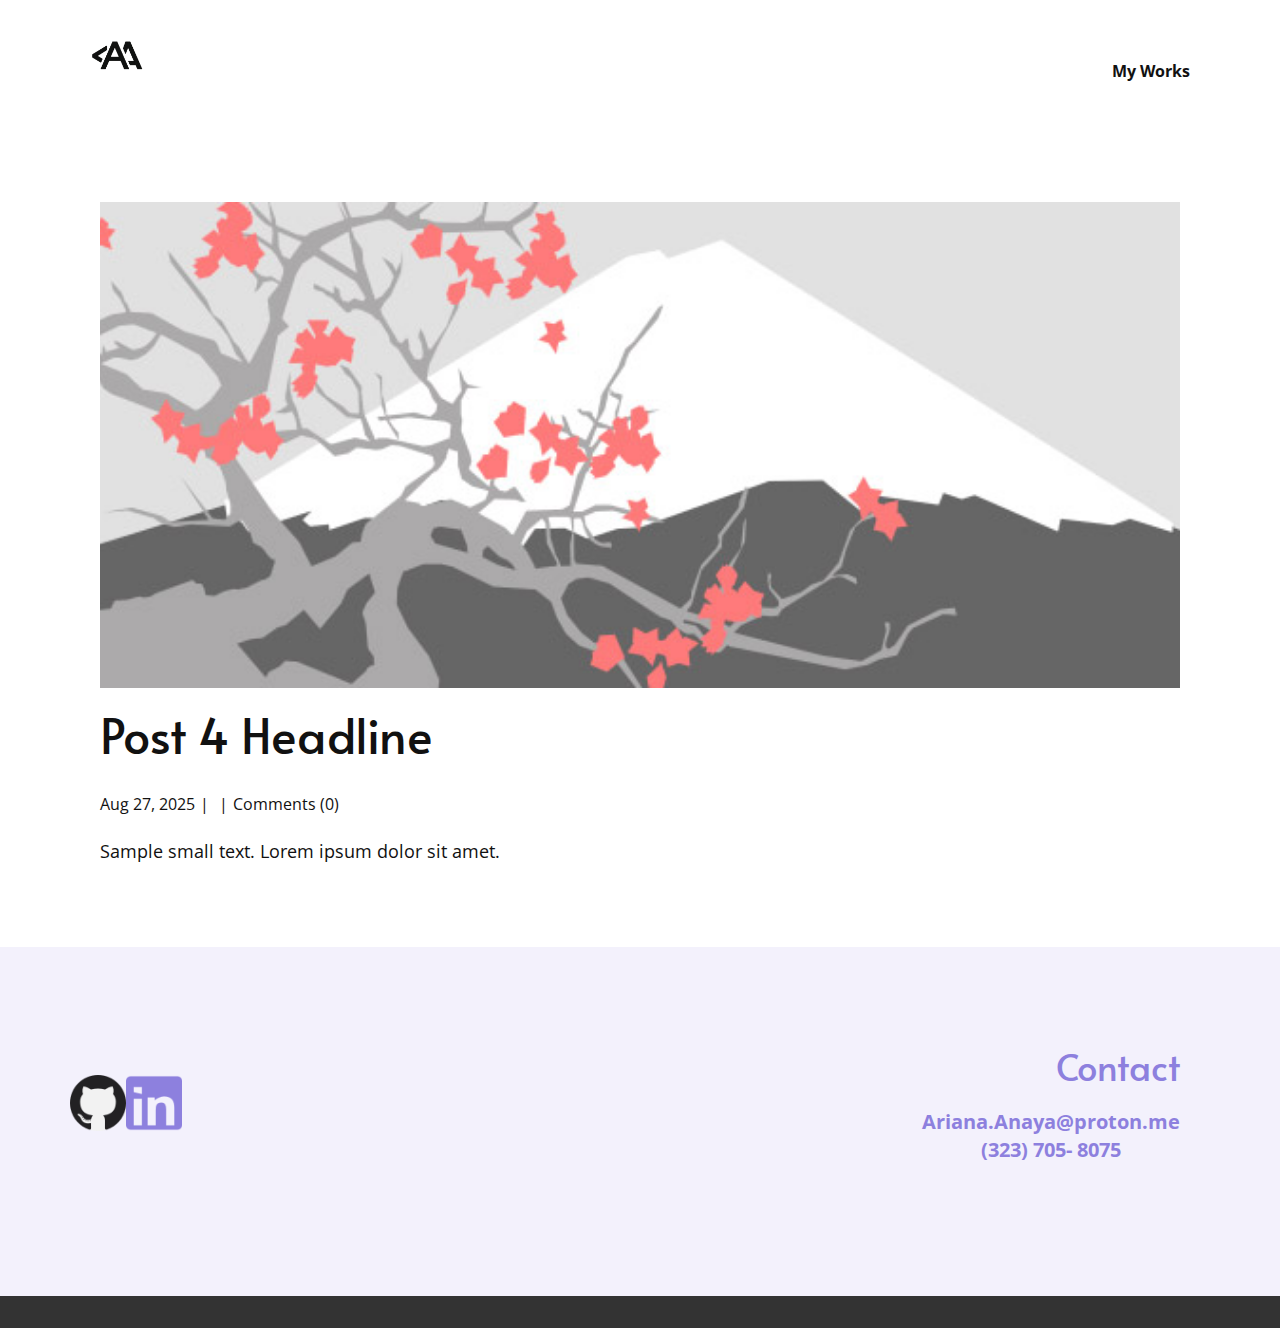
<file: WebSite6557663/blog/post-3.html>
<!DOCTYPE html>
<html style="font-size: 16px;" lang="en"><head>
    <meta name="viewport" content="width=device-width, initial-scale=1.0">
    <meta charset="utf-8">
    <meta name="keywords" content="Post 1 Headline">
    <meta name="description" content="">
    <title>Post 4 Headline</title>
    <link rel="stylesheet" href="../nicepage.css" media="screen">
<link rel="stylesheet" href="../Post-Template.css" media="screen">
    <script class="u-script" type="text/javascript" src="../jquery.js" defer=""></script>
    <script class="u-script" type="text/javascript" src="../nicepage.js" defer=""></script>
    <meta name="generator" content="Nicepage 7.12.16, nicepage.com">
    
    
    
    <link id="u-page-google-font" rel="stylesheet" href="https://fonts.googleapis.com/css2?display=swap&amp;family=Open+Sans:ital,wght@0,300;0,400;0,500;0,600;0,700;0,800;1,300;1,400;1,500;1,600;1,700;1,800&amp;family=Alata:wght@400">
    <script type="application/ld+json">{
		"@context": "http://schema.org",
		"@type": "Organization",
		"name": "",
		"logo": "images/ChatGPTImageAug27202512_13_27PM.png",
		"sameAs": [
				"https://github.com/Ariana-Anaya",
				"https://www.linkedin.com/in/ariana-anaya1/"
		]
}</script>
    <meta name="theme-color" content="#8d80de">
  <meta data-intl-tel-input-cdn-path="intlTelInput/"></head>
  <body data-path-to-root="./" data-include-products="false" class="u-body u-xl-mode" data-lang="en"><header class="u-clearfix u-header u-header" id="sec-d472"><div class="u-clearfix u-sheet u-valign-middle u-sheet-1">
        <a href="#" class="u-image u-logo u-image-1" data-image-width="1536" data-image-height="1024">
          <img src="../images/ChatGPTImageAug27202512_13_27PM.png" class="u-logo-image u-logo-image-1">
        </a>
        <nav class="u-menu u-menu-one-level u-offcanvas u-menu-1" role="navigation" aria-label="Menu navigation">
          <div class="menu-collapse" style="font-size: 1rem; letter-spacing: 0px; font-weight: 700;">
            <a class="u-button-style u-custom-left-right-menu-spacing u-custom-padding-bottom u-custom-text-hover-color u-custom-top-bottom-menu-spacing u-hamburger-link u-nav-link u-text-active-palette-1-base u-text-hover-palette-2-base" href="#" tabindex="-1" aria-label="Open menu" aria-controls="5fca">
              <svg class="u-svg-link" viewBox="0 0 24 24"><use xlink:href="#menu-hamburger"></use></svg>
              <svg class="u-svg-content" version="1.1" id="menu-hamburger" viewBox="0 0 16 16" x="0px" y="0px" xmlns:xlink="http://www.w3.org/1999/xlink" xmlns="http://www.w3.org/2000/svg"><g><rect y="1" width="16" height="2"></rect><rect y="7" width="16" height="2"></rect><rect y="13" width="16" height="2"></rect>
</g></svg>
            </a>
          </div>
          <div class="u-custom-menu u-nav-container">
            <ul class="u-nav u-unstyled u-nav-1" role="menubar"><li role="none" class="u-nav-item"><a tabindex="-1" role="menuitem" class="u-button-style u-nav-link u-text-active-palette-1-base u-text-hover-palette-1-base" aria-haspopup="true" style="padding: 10px 20px;">My Works</a>
</li></ul>
          </div>
          <div class="u-custom-menu u-nav-container-collapse" id="5fca" role="region" aria-label="Menu panel">
            <div class="u-black u-container-style u-inner-container-layout u-opacity u-opacity-95 u-sidenav">
              <div class="u-inner-container-layout u-sidenav-overflow">
                <div class="u-menu-close" tabindex="-1" aria-label="Close menu"></div>
                <ul class="u-align-center u-nav u-popupmenu-items u-unstyled u-nav-2" role="menubar"><li role="none" class="u-nav-item"><a tabindex="-1" role="menuitem" class="u-button-style u-nav-link" aria-haspopup="true">My Works</a>
</li></ul>
              </div>
            </div>
            <div class="u-black u-menu-overlay u-opacity u-opacity-70"></div>
          </div>
        </nav>
      </div></header>
    <section class="u-align-center u-clearfix u-section-1" id="block-1">
      <div class="u-clearfix u-sheet u-valign-middle-md u-valign-middle-sm u-valign-middle-xs u-sheet-1"><!--post_details--><!--post_details_options_json--><!--{"source":""}--><!--/post_details_options_json--><!--blog_post-->
        <div class="u-container-style u-expanded-width u-post-details u-post-details-1">
          <div class="u-container-layout u-valign-middle u-container-layout-1"><!--blog_post_image-->
            <img alt="" class="u-blog-control u-expanded-width u-image u-image-default u-image-1" src="../images/0fd3416c.jpeg"><!--/blog_post_image--><!--blog_post_header-->
            <h2 class="u-blog-control u-text u-text-1">Post 4 Headline</h2><!--/blog_post_header--><!--blog_post_metadata-->
            <div class="u-blog-control u-metadata u-metadata-1"><!--blog_post_metadata_date--><span class="u-meta-date u-meta-icon">Aug 27, 2025</span><!--/blog_post_metadata_date--><!--blog_post_metadata_category--><span class="u-meta-category u-meta-icon"></span><!--/blog_post_metadata_category--><!--blog_post_metadata_comments--><span class="u-meta-comments u-meta-icon"><!--blog_post_metadata_comments_content-->Comments (0)<!--/blog_post_metadata_comments_content--></span><!--/blog_post_metadata_comments-->
            </div><!--/blog_post_metadata--><!--blog_post_content-->
            <div class="u-align-justify u-blog-control u-post-content u-text u-text-2 fr-view">
  <p>Sample small text. Lorem ipsum dolor sit amet.</p>
  </div><!--/blog_post_content-->
          </div>
        </div><!--/blog_post--><!--/post_details-->
      </div>
    </section>
    
    
    
    <footer class="u-align-center u-clearfix u-container-align-center u-footer u-palette-1-light-3 u-footer" id="sec-fb34"><div class="u-clearfix u-sheet u-valign-middle-lg u-valign-middle-md u-valign-middle-sm u-valign-middle-xs u-sheet-1">
        <div class="data-layout-selected u-clearfix u-expanded-width u-layout-wrap u-layout-wrap-1">
          <div class="u-layout">
            <div class="u-layout-row">
              <div class="u-container-style u-layout-cell u-size-26 u-layout-cell-1">
                <div class="u-container-layout u-valign-top-lg u-valign-top-md u-valign-top-sm u-valign-top-xs u-container-layout-1">
                  <div class="u-social-icons u-social-icons-1">
                    <a class="u-social-url" title="twitter" target="_blank" href="https://github.com/Ariana-Anaya"><span class="u-file-icon u-icon u-social-icon u-social-twitter u-icon-1"><img src="../images/919847.png" alt=""></span>
                    </a>
                    <a class="u-social-url" title="instagram" target="_blank" href="https://www.linkedin.com/in/ariana-anaya1/"><span class="u-file-icon u-icon u-social-icon u-social-instagram u-text-palette-1-base u-icon-2"><img src="../images/618-ce948a41.png" alt=""></span>
                    </a>
                  </div>
                </div>
              </div>
              <div class="u-container-style u-layout-cell u-size-34 u-layout-cell-2">
                <div class="u-container-layout u-container-layout-2">
                  <h3 class="u-text u-text-default u-text-palette-1-base u-text-1">Contact</h3>
                  <a href="#" class="u-active-none u-border-none u-btn u-button-link u-button-style u-hover-none u-none u-text-palette-1-base u-btn-1">Ariana.Anaya@proton.me<br>(323) 705- 8075 
                  </a>
                </div>
              </div>
            </div>
          </div>
        </div>
      </div></footer>
    <section class="u-backlink u-clearfix u-grey-80"></section>
  
</body></html>
</file>
